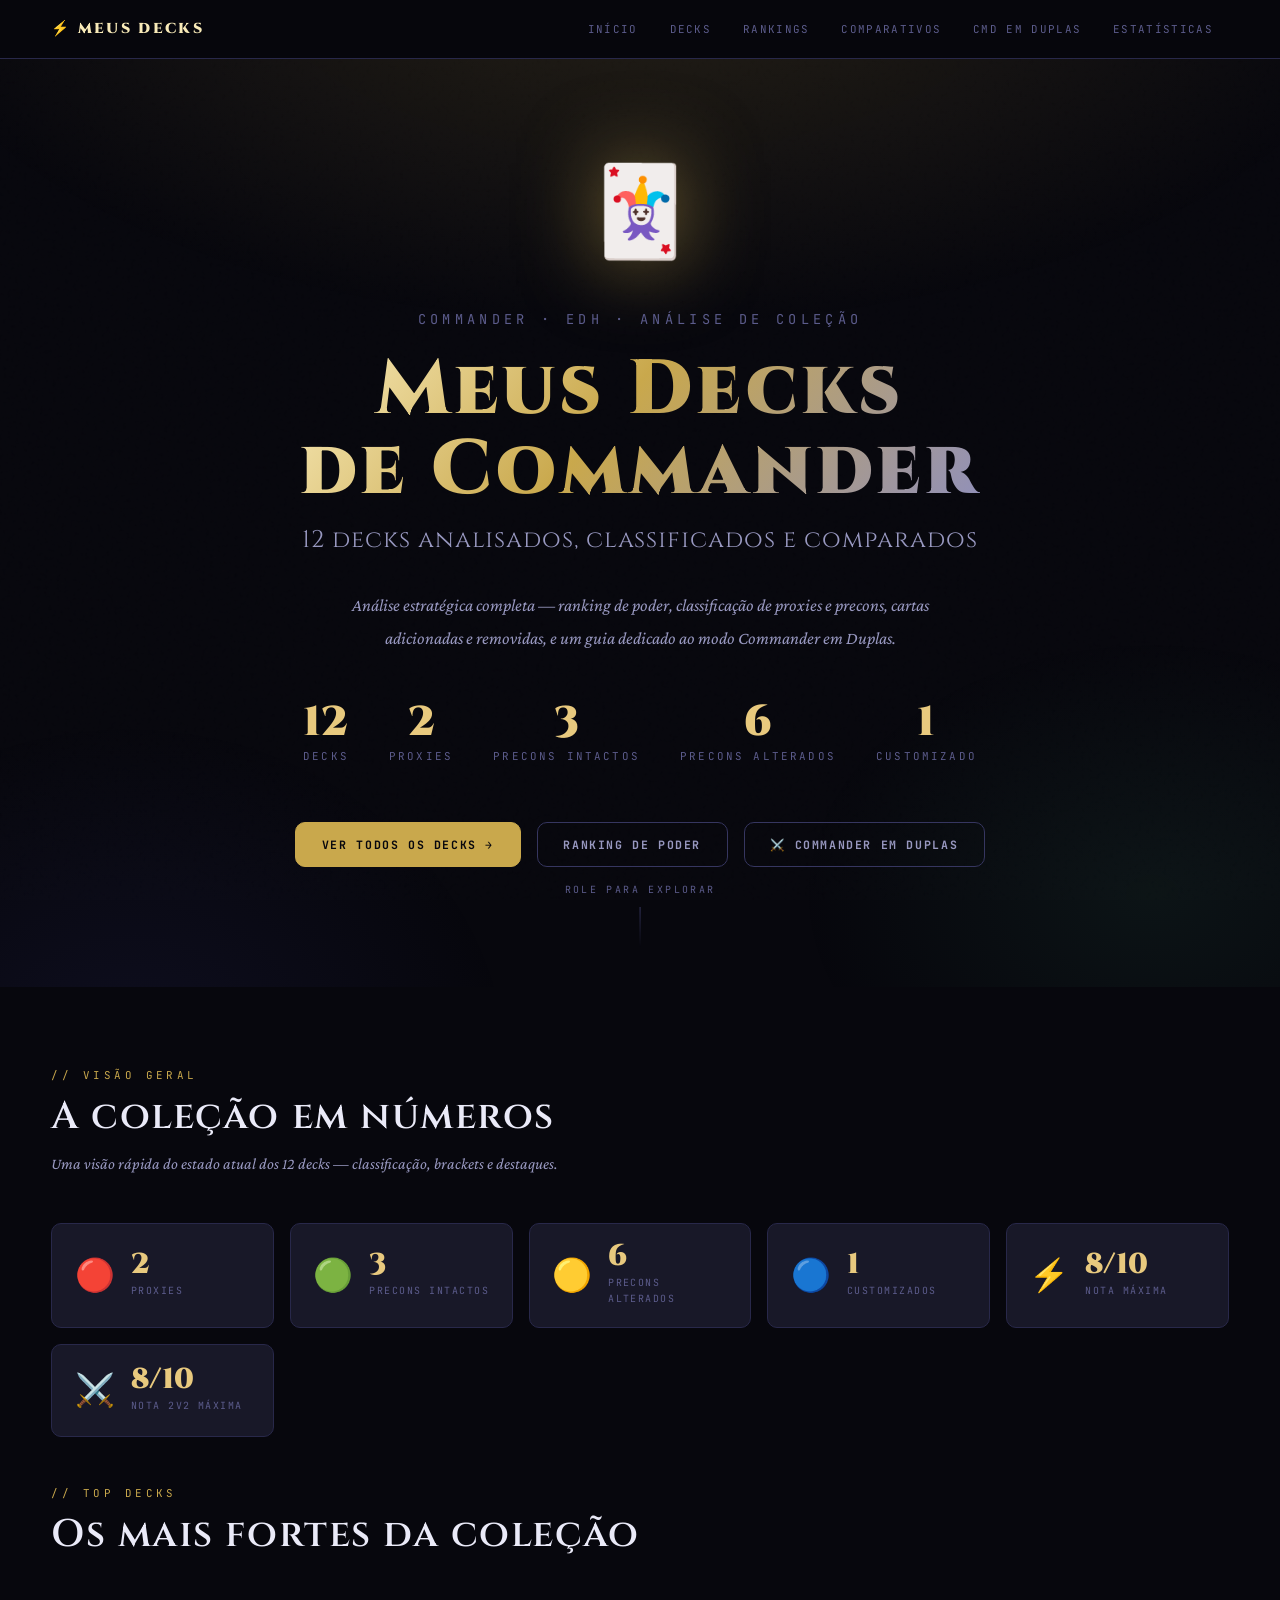
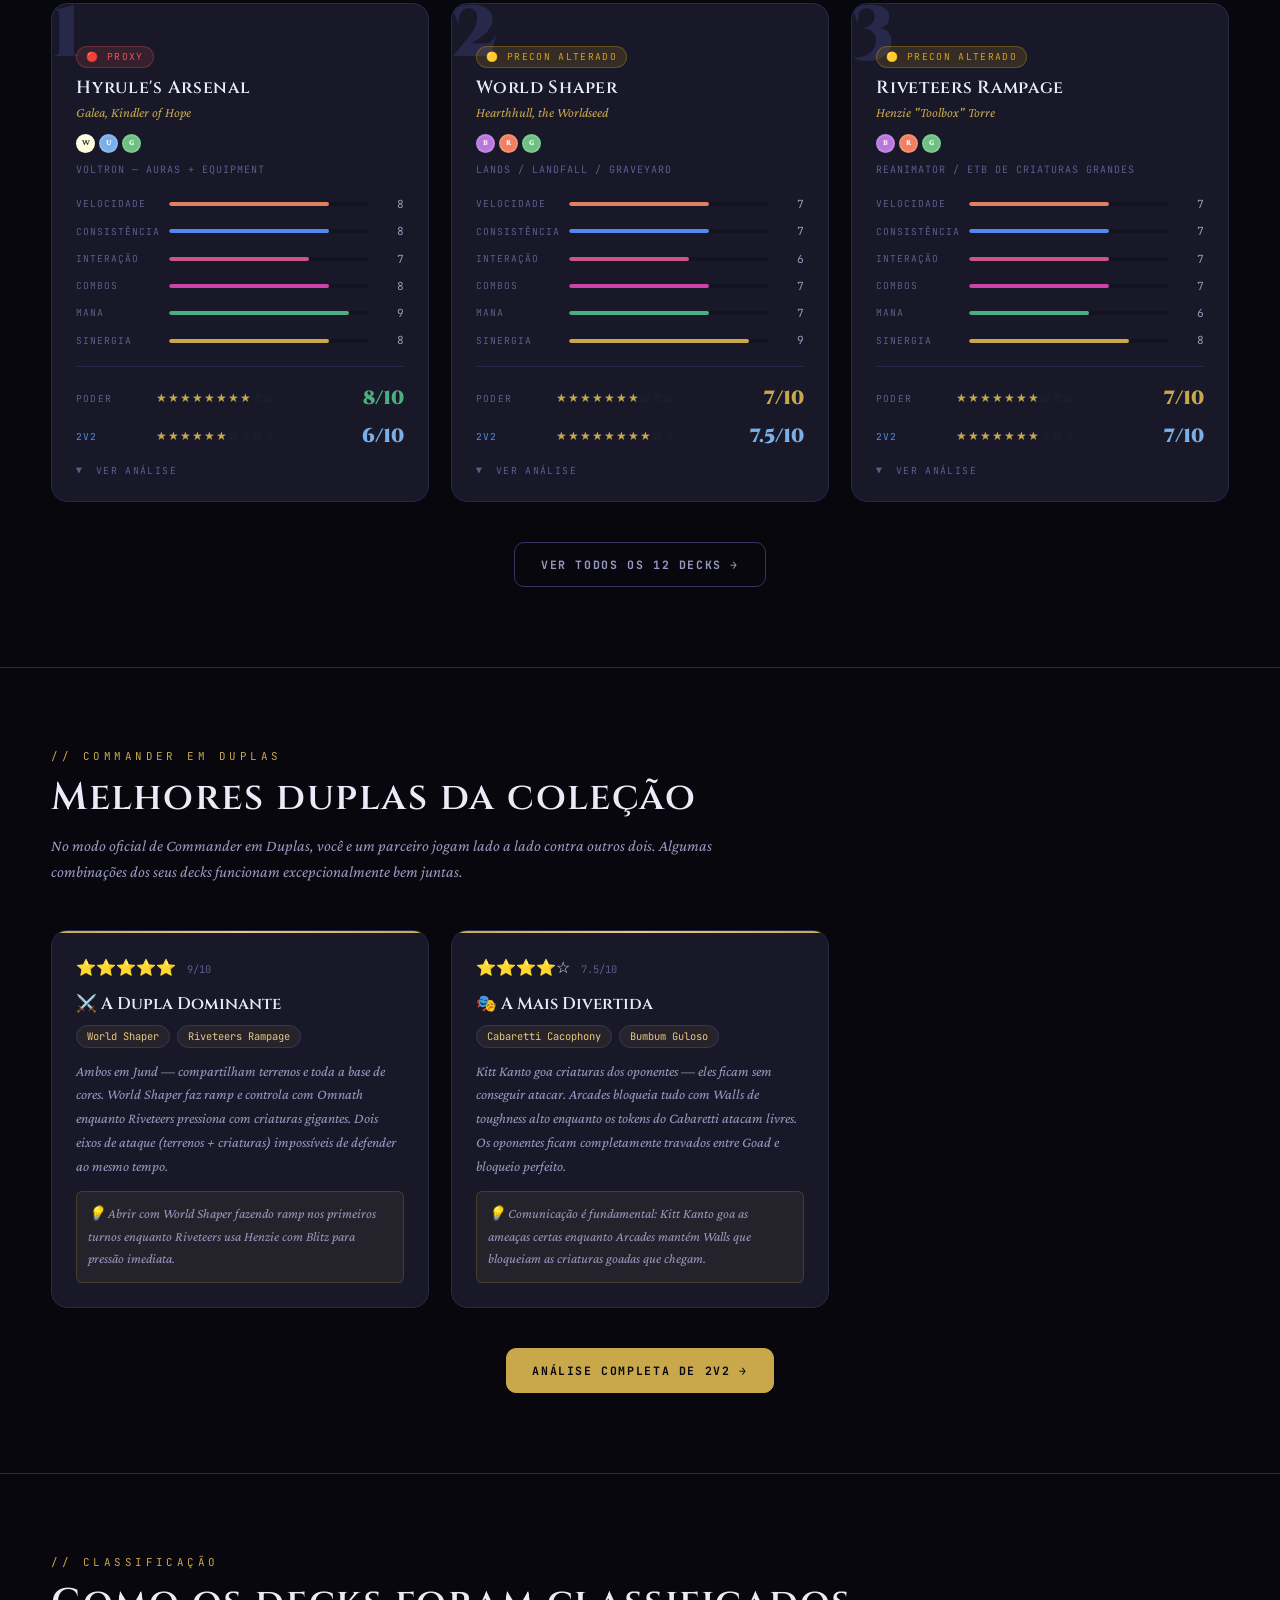
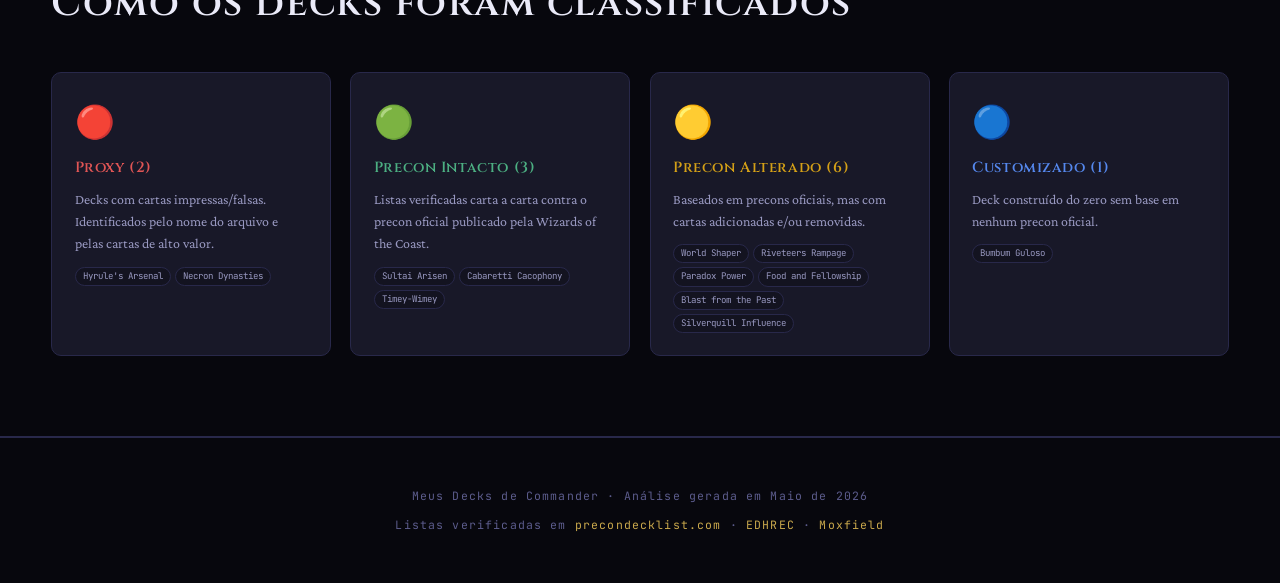
<file: index.html>
<!DOCTYPE html>
<html lang="pt-BR">
<head>
<meta charset="UTF-8">
<meta name="viewport" content="width=device-width, initial-scale=1.0">
<title>Meus Decks de Commander — MTG</title>
<meta name="description" content="Análise completa dos 12 decks de Commander: rankings, proxies, precons, estratégias e Commander em Duplas.">
<link rel="stylesheet" href="./css/style.css">
<link rel="stylesheet" href="./css/responsive.css">
</head>
<body>

<!-- ── NAV ── -->
<nav class="site-nav">
  <div class="nav-inner">
    <a class="nav-brand" href="./index.html">⚡ <span>MEUS DECKS</span></a>
    <ul class="nav-links">
      <li><a href="./index.html" class="active">Início</a></li>
      <li><a href="./pages/decks.html">Decks</a></li>
      <li><a href="./pages/rankings.html">Rankings</a></li>
      <li><a href="./pages/comparativos.html">Comparativos</a></li>
      <li><a href="./pages/commander-duplas.html">Cmd em Duplas</a></li>
      <li><a href="./pages/estatisticas.html">Estatísticas</a></li>
    </ul>
    <button class="nav-hamburger" aria-label="Menu">☰</button>
  </div>
</nav>

<!-- ── HERO ── -->
<div class="hero" id="home">
  <div class="hero-glyph">🃏</div>
  <p class="hero-eyebrow">Commander · EDH · Análise de Coleção</p>
  <h1>Meus Decks<br>de Commander</h1>
  <p class="hero-sub">12 decks analisados, classificados e comparados</p>
  <p class="hero-desc">
    Análise estratégica completa — ranking de poder, classificação de proxies e precons,
    cartas adicionadas e removidas, e um guia dedicado ao modo Commander em Duplas.
  </p>
  <div class="hero-stats">
    <div class="hero-stat"><span class="val">12</span><span class="lbl">Decks</span></div>
    <div class="hero-stat"><span class="val">2</span><span class="lbl">Proxies</span></div>
    <div class="hero-stat"><span class="val">3</span><span class="lbl">Precons Intactos</span></div>
    <div class="hero-stat"><span class="val">6</span><span class="lbl">Precons Alterados</span></div>
    <div class="hero-stat"><span class="val">1</span><span class="lbl">Customizado</span></div>
  </div>
  <div class="hero-ctas">
    <a href="./pages/decks.html" class="btn btn-primary">Ver todos os decks →</a>
    <a href="./pages/rankings.html" class="btn btn-outline">Ranking de poder</a>
    <a href="./pages/commander-duplas.html" class="btn btn-outline">⚔️ Commander em Duplas</a>
  </div>
  <div class="scroll-cue">role para explorar</div>
</div>

<!-- ── RESUMO RÁPIDO ── -->
<section class="page-section" id="resumo">
  <div class="container">
    <div class="sec-head">
      <span class="sec-tag">// Visão Geral</span>
      <h2 class="sec-title">A coleção em números</h2>
      <p class="sec-desc">Uma visão rápida do estado atual dos 12 decks — classificação, brackets e destaques.</p>
    </div>

    <div class="summary-grid" id="summary-grid"></div>

    <div class="sec-head mt-3">
      <span class="sec-tag">// Top Decks</span>
      <h2 class="sec-title">Os mais fortes da coleção</h2>
    </div>
    <div class="deck-grid" id="top-decks-grid"></div>

    <div style="text-align:center;margin-top:2.5rem">
      <a href="./pages/decks.html" class="btn btn-outline">Ver todos os 12 decks →</a>
    </div>
  </div>
</section>

<!-- ── DESTAQUES 2v2 ── -->
<section class="page-section" id="duplas-preview">
  <div class="container">
    <div class="sec-head">
      <span class="sec-tag">// Commander em Duplas</span>
      <h2 class="sec-title">Melhores duplas da coleção</h2>
      <p class="sec-desc">No modo oficial de Commander em Duplas, você e um parceiro jogam lado a lado contra outros dois. Algumas combinações dos seus decks funcionam excepcionalmente bem juntas.</p>
    </div>
    <div class="dupla-grid" id="top-duplas"></div>
    <div style="text-align:center;margin-top:2.5rem">
      <a href="./pages/commander-duplas.html" class="btn btn-primary">Análise completa de 2v2 →</a>
    </div>
  </div>
</section>

<!-- ── CLASSIFICAÇÃO RÁPIDA ── -->
<section class="page-section" id="categorias">
  <div class="container">
    <div class="sec-head">
      <span class="sec-tag">// Classificação</span>
      <h2 class="sec-title">Como os decks foram classificados</h2>
    </div>
    <div style="display:grid;grid-template-columns:repeat(auto-fill,minmax(260px,1fr));gap:1.2rem" id="cat-grid"></div>
  </div>
</section>

<!-- ── FOOTER ── -->
<footer class="site-footer">
  <p>Meus Decks de Commander · Análise gerada em Maio de 2026</p>
  <p style="margin-top:.5rem">
    Listas verificadas em
    <a href="https://precondecklist.com" target="_blank">precondecklist.com</a> ·
    <a href="https://edhrec.com" target="_blank">EDHREC</a> ·
    <a href="https://moxfield.com" target="_blank">Moxfield</a>
  </p>
</footer>

<script src="./js/decks-data.js"></script>
<script src="./js/main.js"></script>
<script>
document.addEventListener('DOMContentLoaded', () => {

  /* summary cards */
  const cats = [
    { icon:'🔴', val: DECKS.filter(d=>d.type==='proxy').length,    lbl:'Proxies'         },
    { icon:'🟢', val: DECKS.filter(d=>d.type==='intacto').length,  lbl:'Precons Intactos'},
    { icon:'🟡', val: DECKS.filter(d=>d.type==='alterado').length, lbl:'Precons Alterados'},
    { icon:'🔵', val: DECKS.filter(d=>d.type==='custom').length,   lbl:'Customizados'    },
    { icon:'⚡', val: Math.max(...DECKS.map(d=>d.nota))+'/10',     lbl:'Nota máxima'     },
    { icon:'⚔️', val: Math.max(...DECKS.map(d=>d.nota2v2))+'/10', lbl:'Nota 2v2 máxima' },
  ];
  document.getElementById('summary-grid').innerHTML = cats.map(c => `
    <div class="summary-card">
      <div class="summary-icon">${c.icon}</div>
      <div><div class="summary-val">${c.val}</div><div class="summary-lbl">${c.lbl}</div></div>
    </div>`).join('');

  /* top 3 decks por nota */
  const top3 = getDecksSortedByNota().slice(0, 3);
  document.getElementById('top-decks-grid').innerHTML = top3.map((d, i) => renderDeckCard(d, i+1)).join('');
  initScoreBarAnimations();

  /* top 2 duplas */
  const top2 = DUPLAS.slice(0, 2);
  document.getElementById('top-duplas').innerHTML = top2.map(d => {
    const deckObjs = d.decksIds.map(id => getDeckById(id));
    const tags = deckObjs.map(dk => `<span class="dupla-deck-tag">${dk.name}</span>`).join('');
    const strs = Array.from({length:5},(_,i)=>i<d.stars?'⭐':'☆').join('');
    return `
    <div class="dupla-card highlight">
      <div class="dupla-stars">${strs} <span style="font-family:var(--font-mono);font-size:.65rem;color:var(--text3);margin-left:.5rem">${d.nota}/10</span></div>
      <div class="dupla-title">${d.emoji} ${d.title}</div>
      <div class="dupla-decks">${tags}</div>
      <div class="dupla-desc">${d.desc}</div>
      <div class="dupla-dica">${d.dica}</div>
    </div>`;
  }).join('');

  /* categorias */
  const catCards = [
    { icon:'🔴', title:'Proxy (2)', color:'var(--red)',
      desc:'Decks com cartas impressas/falsas. Identificados pelo nome do arquivo e pelas cartas de alto valor.',
      items: DECKS.filter(d=>d.type==='proxy').map(d=>d.name) },
    { icon:'🟢', title:'Precon Intacto (3)', color:'var(--green)',
      desc:'Listas verificadas carta a carta contra o precon oficial publicado pela Wizards of the Coast.',
      items: DECKS.filter(d=>d.type==='intacto').map(d=>d.name) },
    { icon:'🟡', title:'Precon Alterado (6)', color:'var(--yellow)',
      desc:'Baseados em precons oficiais, mas com cartas adicionadas e/ou removidas.',
      items: DECKS.filter(d=>d.type==='alterado').map(d=>d.name) },
    { icon:'🔵', title:'Customizado (1)', color:'var(--blue)',
      desc:'Deck construído do zero sem base em nenhum precon oficial.',
      items: DECKS.filter(d=>d.type==='custom').map(d=>d.name) },
  ];
  document.getElementById('cat-grid').innerHTML = catCards.map(c => `
    <div class="bracket-card">
      <div style="font-size:2rem;margin-bottom:.5rem">${c.icon}</div>
      <div class="bracket-name" style="color:${c.color}">${c.title}</div>
      <div class="bracket-desc">${c.desc}</div>
      <div class="bracket-decks">${c.items.map(n=>`<span class="bracket-deck-tag">${n}</span>`).join('')}</div>
    </div>`).join('');
});
</script>
</body>
</html>
</file>
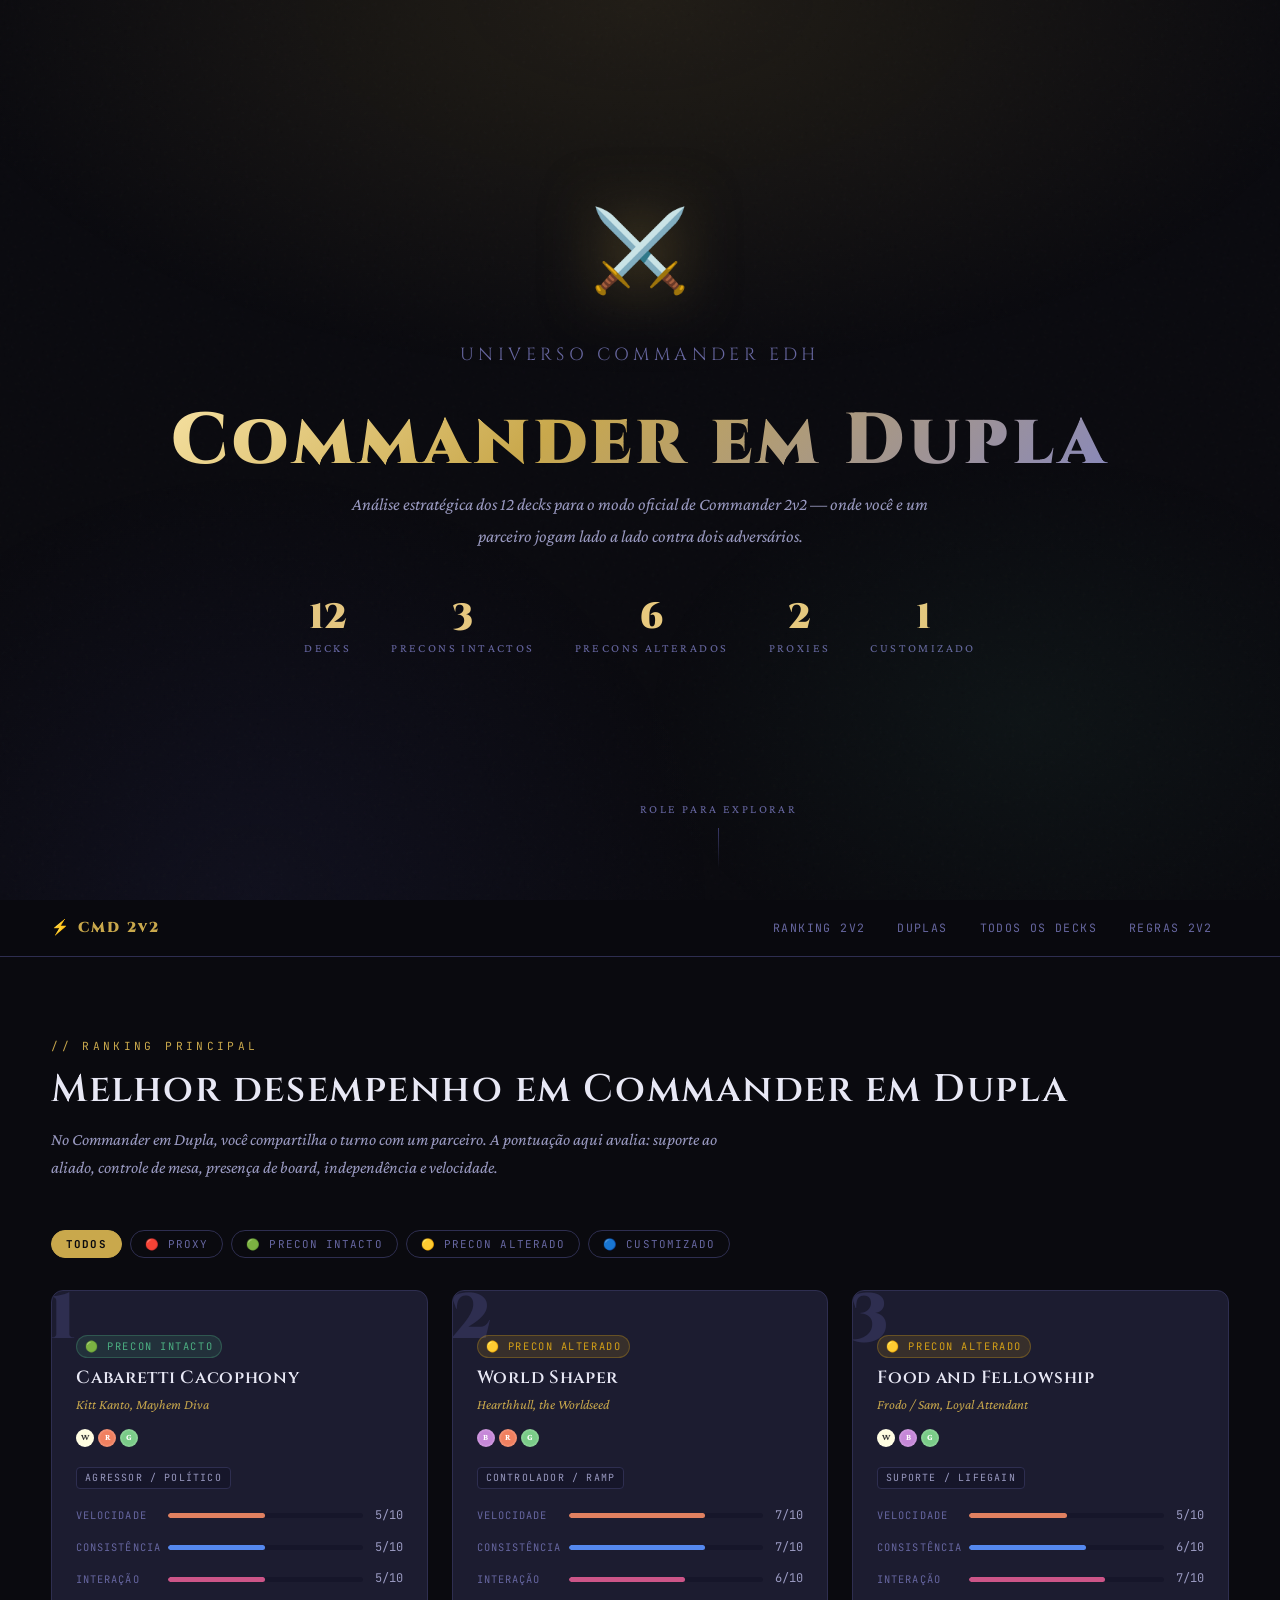
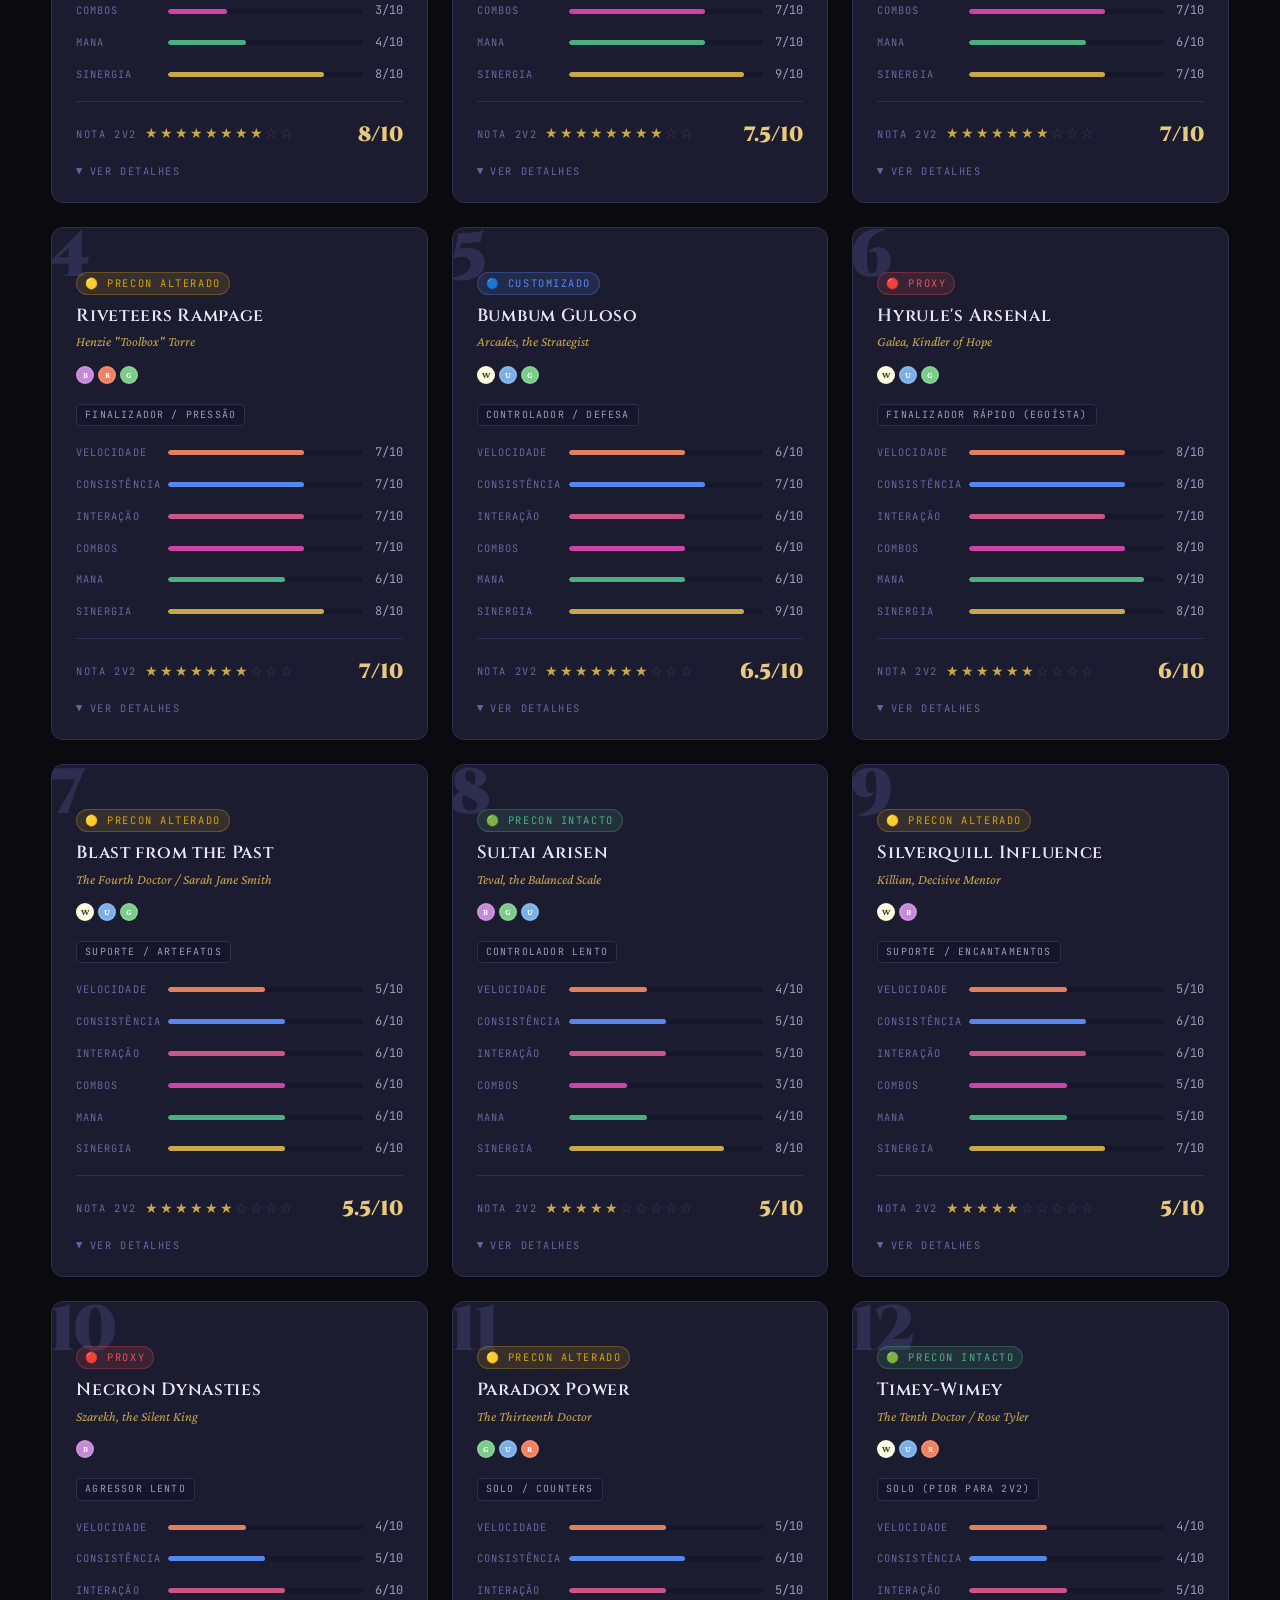
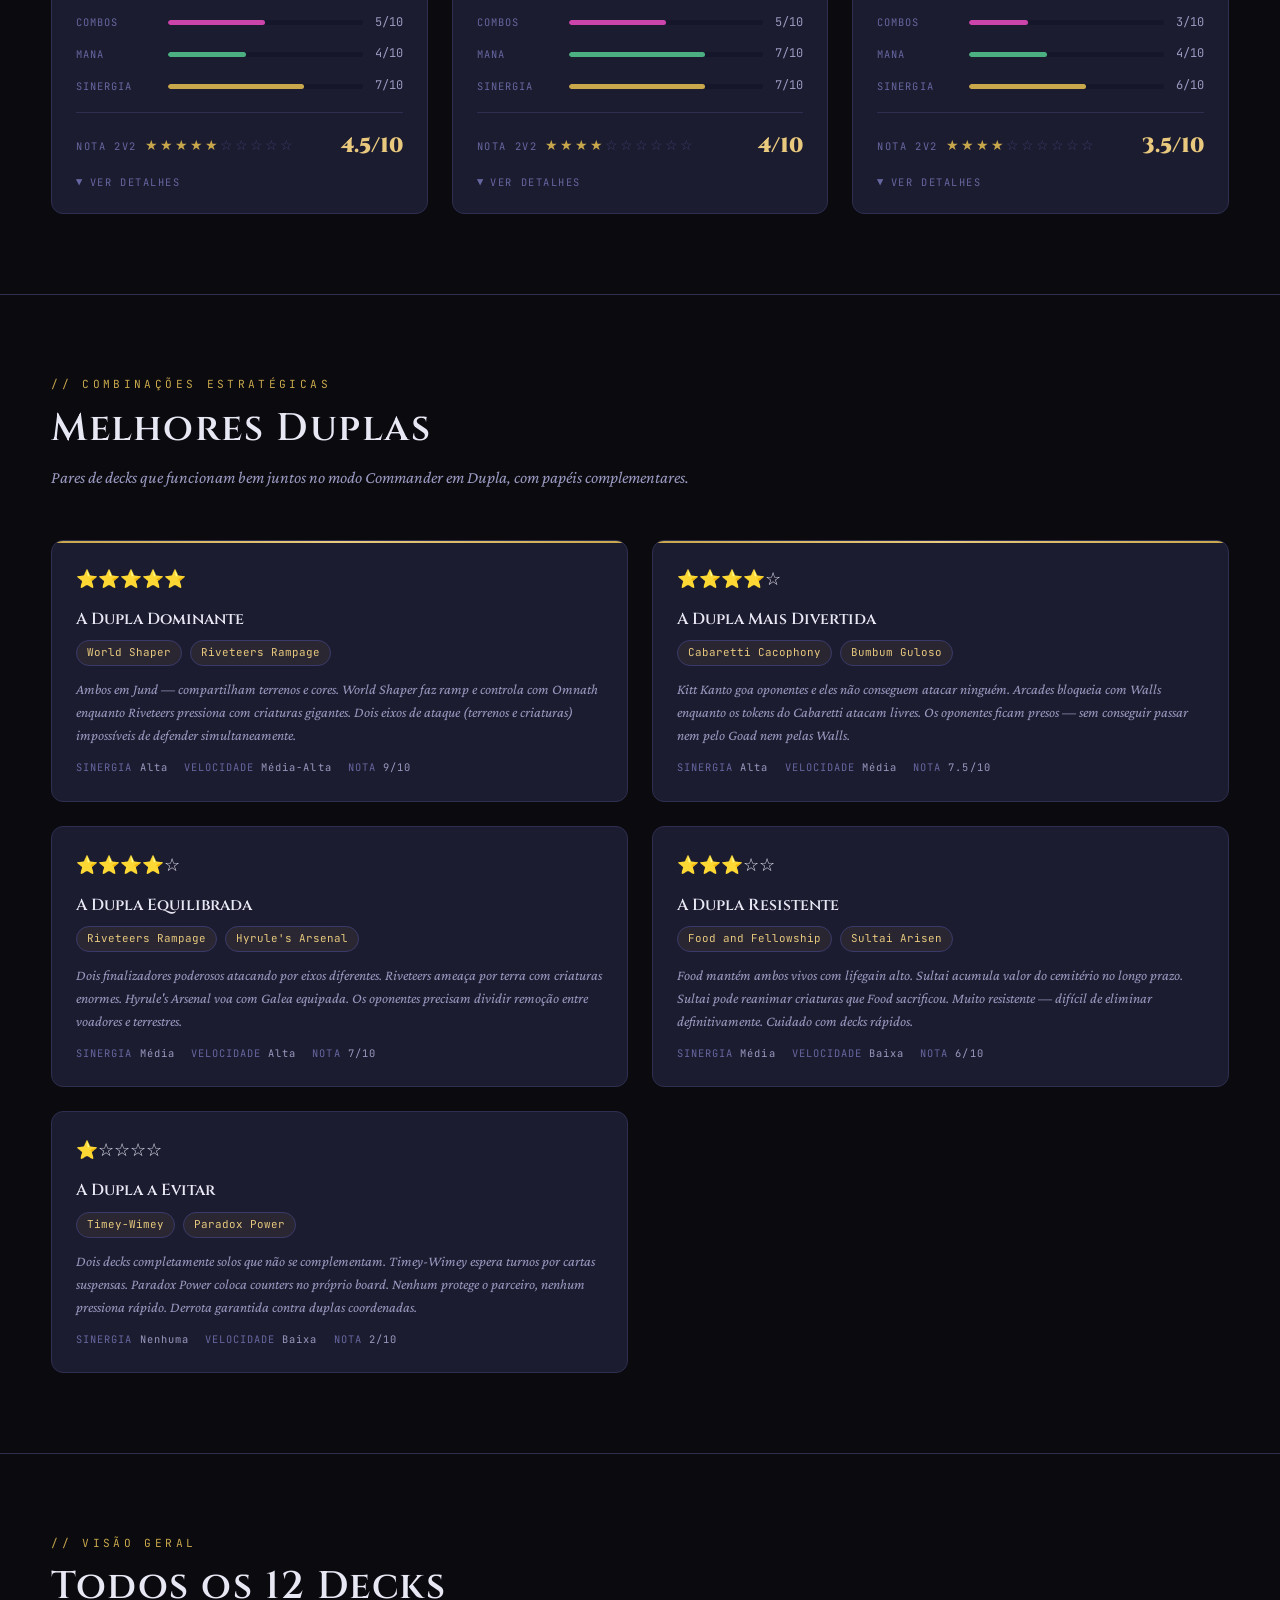
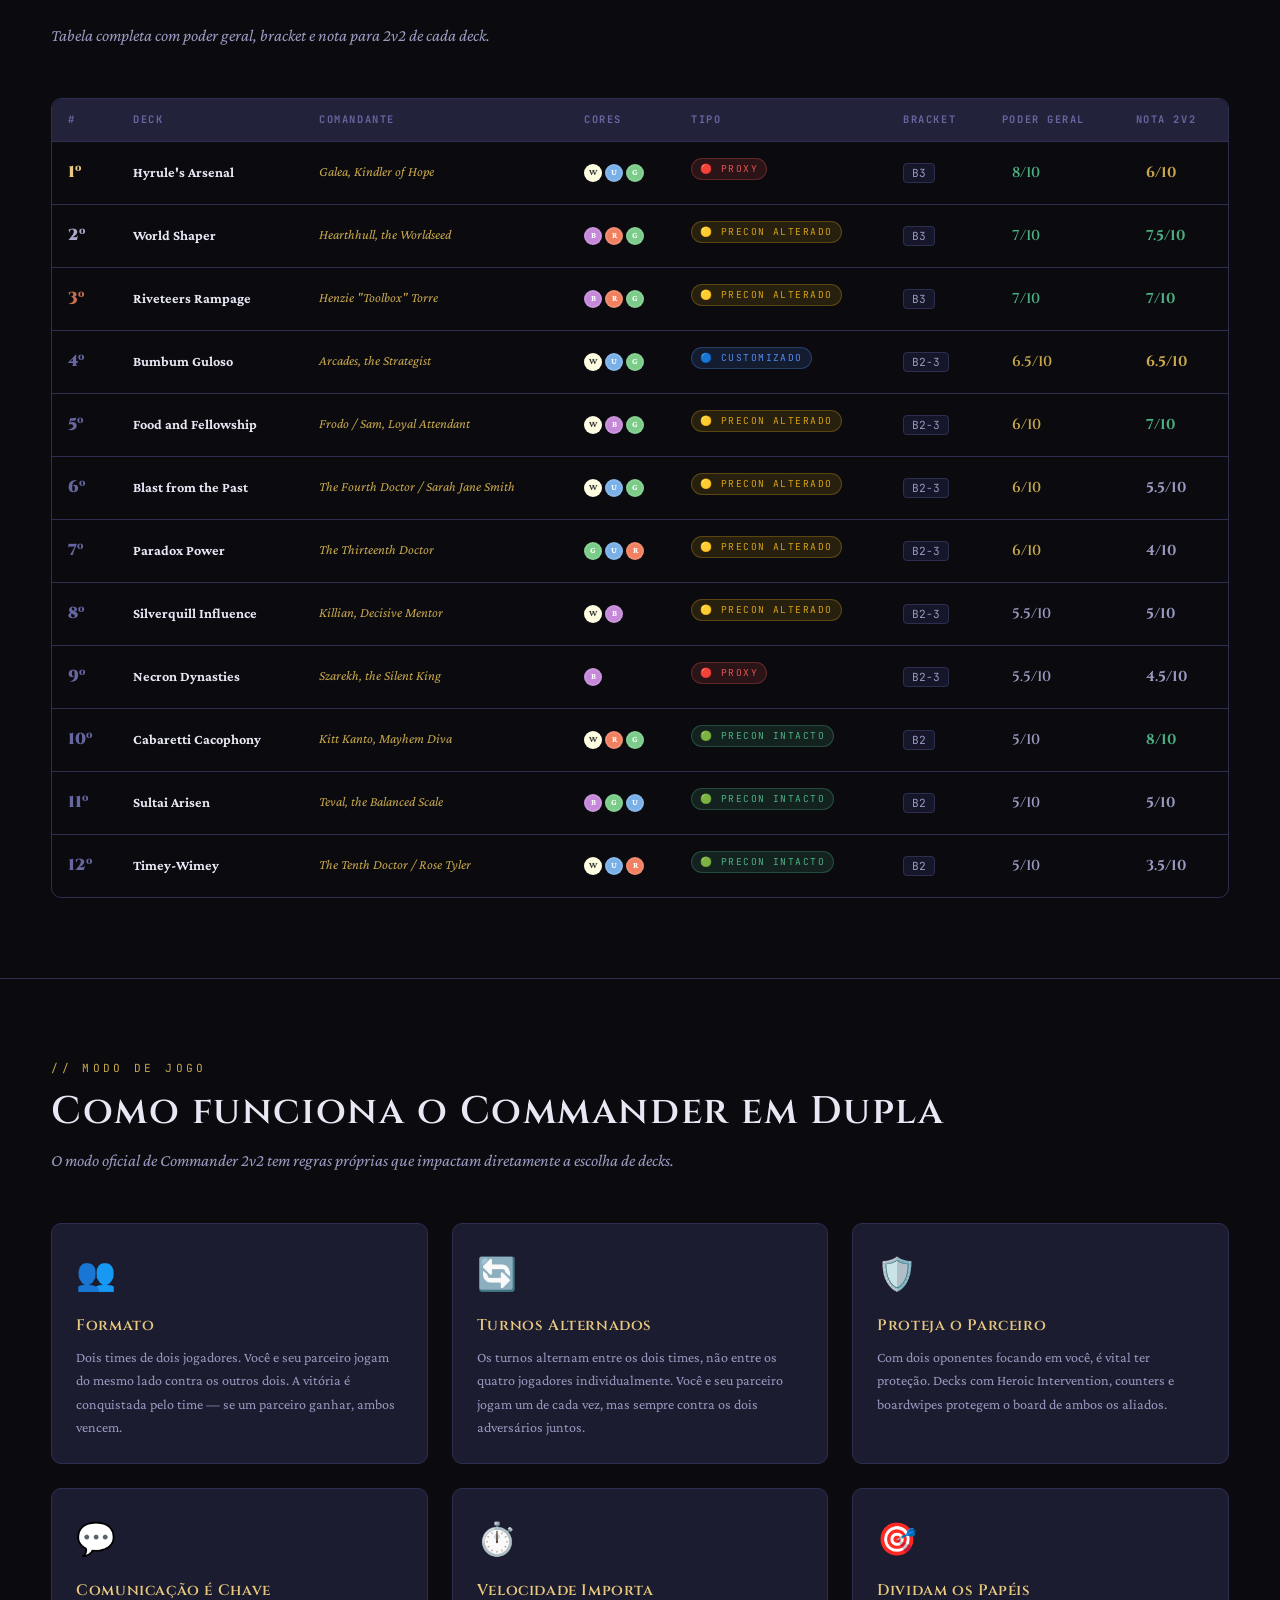
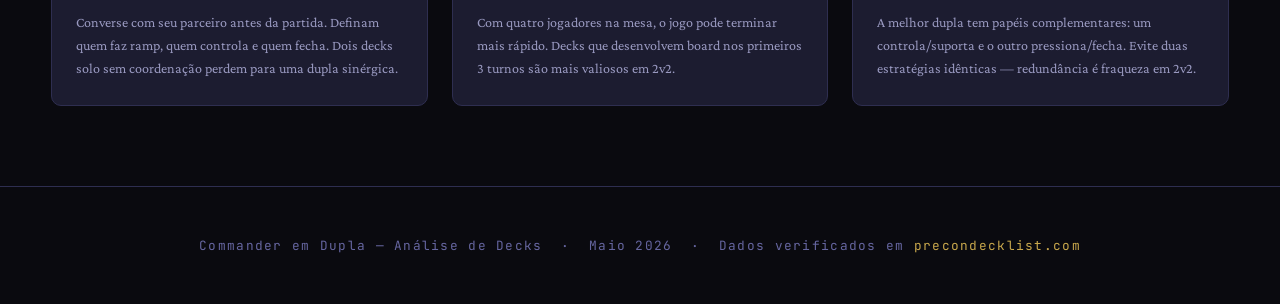
<file: mtg-commander-dupla.html>
<!DOCTYPE html>
<html lang="pt-BR">
<head>
<meta charset="UTF-8">
<meta name="viewport" content="width=device-width, initial-scale=1.0">
<title>Commander em Dupla — Análise de Decks</title>
<link href="https://fonts.googleapis.com/css2?family=Cinzel:wght@400;600;900&family=Crimson+Pro:ital,wght@0,300;0,400;0,600;1,300;1,400&family=JetBrains+Mono:wght@400;700&display=swap" rel="stylesheet">
<style>
  :root {
    --bg: #0a0a0f;
    --bg2: #10101a;
    --bg3: #16162a;
    --surface: #1c1c30;
    --surface2: #22223a;
    --border: #2e2e50;
    --border2: #3a3a6a;
    --gold: #c9a84c;
    --gold2: #e8c97e;
    --gold3: #f5e0a0;
    --silver: #8888bb;
    --text: #e8e8f5;
    --text2: #9999c0;
    --text3: #6666a0;
    --green:  #4caf82;
    --red:    #e05555;
    --yellow: #d4a017;
    --blue:   #5588ee;
    --purple: #8855cc;
    --cyan:   #44bbcc;

    --W: #fffde0; --U: #7ab0e8; --B: #c688d8;
    --R: #f08060; --G: #7acc88;
  }

  *, *::before, *::after { box-sizing: border-box; margin: 0; padding: 0; }

  html { scroll-behavior: smooth; }

  body {
    background: var(--bg);
    color: var(--text);
    font-family: 'Crimson Pro', Georgia, serif;
    font-size: 17px;
    line-height: 1.65;
    overflow-x: hidden;
  }

  /* ─── NOISE OVERLAY ─── */
  body::before {
    content: '';
    position: fixed; inset: 0;
    background-image: url("data:image/svg+xml,%3Csvg viewBox='0 0 256 256' xmlns='http://www.w3.org/2000/svg'%3E%3Cfilter id='n'%3E%3CfeTurbulence type='fractalNoise' baseFrequency='0.9' numOctaves='4' stitchTiles='stitch'/%3E%3C/filter%3E%3Crect width='100%25' height='100%25' filter='url(%23n)' opacity='0.04'/%3E%3C/svg%3E");
    pointer-events: none; z-index: 0; opacity: 0.5;
  }

  /* ─── HERO ─── */
  .hero {
    position: relative;
    min-height: 100vh;
    display: flex; flex-direction: column;
    align-items: center; justify-content: center;
    text-align: center;
    padding: 60px 20px;
    overflow: hidden;
  }

  .hero::before {
    content: '';
    position: absolute; inset: 0;
    background:
      radial-gradient(ellipse 80% 60% at 50% 0%, rgba(201,168,76,0.12) 0%, transparent 70%),
      radial-gradient(ellipse 60% 80% at 20% 100%, rgba(85,85,204,0.08) 0%, transparent 60%),
      radial-gradient(ellipse 50% 50% at 80% 80%, rgba(76,175,130,0.06) 0%, transparent 60%);
  }

  .hero-emblem {
    font-size: 5rem;
    margin-bottom: 1.5rem;
    filter: drop-shadow(0 0 30px rgba(201,168,76,0.5));
    animation: emblem-float 6s ease-in-out infinite;
  }

  @keyframes emblem-float {
    0%,100% { transform: translateY(0); }
    50% { transform: translateY(-12px); }
  }

  .hero h1 {
    font-family: 'Cinzel', serif;
    font-size: clamp(2rem, 6vw, 4.5rem);
    font-weight: 900;
    letter-spacing: 0.06em;
    line-height: 1.1;
    background: linear-gradient(135deg, var(--gold3) 0%, var(--gold) 40%, var(--silver) 100%);
    -webkit-background-clip: text; -webkit-text-fill-color: transparent;
    background-clip: text;
    margin-bottom: 0.5rem;
  }

  .hero-sub {
    font-family: 'Cinzel', serif;
    font-size: clamp(0.85rem, 2vw, 1.1rem);
    letter-spacing: 0.25em;
    color: var(--text3);
    text-transform: uppercase;
    margin-bottom: 2rem;
  }

  .hero-desc {
    max-width: 600px;
    font-size: 1.1rem;
    color: var(--text2);
    font-style: italic;
    margin-bottom: 3rem;
    line-height: 1.8;
  }

  .hero-stats {
    display: flex; gap: 2.5rem; flex-wrap: wrap; justify-content: center;
    margin-bottom: 3.5rem;
  }

  .hero-stat {
    text-align: center;
  }

  .hero-stat .val {
    font-family: 'Cinzel', serif;
    font-size: 2.2rem;
    font-weight: 900;
    color: var(--gold2);
    line-height: 1;
  }

  .hero-stat .lbl {
    font-size: 0.75rem;
    letter-spacing: 0.2em;
    text-transform: uppercase;
    color: var(--text3);
    margin-top: 4px;
  }

  .scroll-hint {
    position: absolute; bottom: 2rem; left: 50%; transform: translateX(-50%);
    display: flex; flex-direction: column; align-items: center; gap: 8px;
    color: var(--text3); font-size: 0.75rem; letter-spacing: 0.2em; text-transform: uppercase;
    animation: fade-in 2s 1s both;
  }

  .scroll-hint::after {
    content: '';
    width: 1px; height: 40px;
    background: linear-gradient(to bottom, var(--border2), transparent);
    animation: scroll-line 2s ease-in-out infinite;
  }

  @keyframes scroll-line {
    0%,100% { transform: scaleY(1); opacity: 1; }
    50% { transform: scaleY(0.5); opacity: 0.3; }
  }

  /* ─── NAV ─── */
  nav {
    position: sticky; top: 0; z-index: 100;
    background: rgba(10,10,15,0.92);
    backdrop-filter: blur(20px);
    border-bottom: 1px solid var(--border);
    padding: 0 clamp(1rem, 4vw, 4rem);
  }

  .nav-inner {
    max-width: 1300px; margin: 0 auto;
    display: flex; align-items: center; gap: 0;
    height: 56px;
  }

  .nav-logo {
    font-family: 'Cinzel', serif;
    font-weight: 900;
    font-size: 0.9rem;
    letter-spacing: 0.15em;
    color: var(--gold);
    margin-right: auto;
    text-decoration: none;
  }

  .nav-tabs {
    display: flex; gap: 0;
    list-style: none;
  }

  .nav-tabs li a {
    display: block;
    padding: 0 1rem;
    height: 56px; line-height: 56px;
    font-family: 'JetBrains Mono', monospace;
    font-size: 0.72rem;
    letter-spacing: 0.12em;
    text-transform: uppercase;
    color: var(--text3);
    text-decoration: none;
    border-bottom: 2px solid transparent;
    transition: color 0.2s, border-color 0.2s;
    white-space: nowrap;
  }

  .nav-tabs li a:hover,
  .nav-tabs li a.active {
    color: var(--gold2);
    border-bottom-color: var(--gold);
  }

  /* ─── LAYOUT ─── */
  .container {
    max-width: 1300px; margin: 0 auto;
    padding: 0 clamp(1rem, 4vw, 4rem);
  }

  section {
    padding: 80px 0;
    border-bottom: 1px solid var(--border);
  }

  .section-header {
    margin-bottom: 3rem;
  }

  .section-tag {
    font-family: 'JetBrains Mono', monospace;
    font-size: 0.7rem;
    letter-spacing: 0.3em;
    text-transform: uppercase;
    color: var(--gold);
    margin-bottom: 0.75rem;
    display: block;
  }

  .section-title {
    font-family: 'Cinzel', serif;
    font-size: clamp(1.6rem, 3vw, 2.5rem);
    font-weight: 600;
    color: var(--text);
    letter-spacing: 0.04em;
    line-height: 1.2;
  }

  .section-desc {
    margin-top: 0.75rem;
    color: var(--text2);
    font-style: italic;
    max-width: 700px;
  }

  /* ─── DECK CARDS ─── */
  .deck-grid {
    display: grid;
    grid-template-columns: repeat(auto-fill, minmax(320px, 1fr));
    gap: 1.5rem;
  }

  .deck-card {
    position: relative;
    background: var(--surface);
    border: 1px solid var(--border);
    border-radius: 12px;
    padding: 1.5rem;
    cursor: pointer;
    transition: transform 0.25s, border-color 0.25s, box-shadow 0.25s;
    overflow: hidden;
  }

  .deck-card::before {
    content: '';
    position: absolute; inset: 0;
    opacity: 0;
    transition: opacity 0.3s;
    border-radius: 12px;
  }

  .deck-card:hover {
    transform: translateY(-4px);
    border-color: var(--border2);
    box-shadow: 0 20px 60px rgba(0,0,0,0.4);
  }

  .deck-card:hover::before { opacity: 1; }

  /* Cor de fundo por identidade */
  .deck-card[data-colors="WRG"]::before  { background: linear-gradient(135deg, rgba(255,253,224,0.04), rgba(240,128,96,0.04), rgba(122,204,136,0.04)); }
  .deck-card[data-colors="BRG"]::before  { background: linear-gradient(135deg, rgba(198,136,216,0.04), rgba(240,128,96,0.04), rgba(122,204,136,0.04)); }
  .deck-card[data-colors="GUR"]::before  { background: linear-gradient(135deg, rgba(122,204,136,0.04), rgba(122,176,232,0.04), rgba(240,128,96,0.04)); }
  .deck-card[data-colors="BGU"]::before  { background: linear-gradient(135deg, rgba(198,136,216,0.04), rgba(122,204,136,0.04), rgba(122,176,232,0.04)); }
  .deck-card[data-colors="WBG"]::before  { background: linear-gradient(135deg, rgba(255,253,224,0.04), rgba(198,136,216,0.04), rgba(122,204,136,0.04)); }
  .deck-card[data-colors="WUG"]::before  { background: linear-gradient(135deg, rgba(255,253,224,0.04), rgba(122,176,232,0.04), rgba(122,204,136,0.04)); }
  .deck-card[data-colors="WUR"]::before  { background: linear-gradient(135deg, rgba(255,253,224,0.04), rgba(122,176,232,0.04), rgba(240,128,96,0.04)); }
  .deck-card[data-colors="WB"]::before   { background: linear-gradient(135deg, rgba(255,253,224,0.04), rgba(198,136,216,0.04)); }
  .deck-card[data-colors="B"]::before    { background: linear-gradient(135deg, rgba(198,136,216,0.06), rgba(10,10,15,0)); }

  .deck-pos {
    position: absolute; top: 1rem; right: 1rem;
    font-family: 'Cinzel', serif;
    font-size: 0.75rem;
    font-weight: 600;
    color: var(--text3);
    letter-spacing: 0.1em;
  }

  .deck-rank-num {
    position: absolute; top: -0.2rem; left: -0.2rem;
    font-family: 'Cinzel', serif;
    font-size: 4rem;
    font-weight: 900;
    color: var(--border);
    line-height: 1;
    user-select: none;
    pointer-events: none;
    letter-spacing: -0.05em;
  }

  .deck-header {
    position: relative;
    margin-bottom: 1rem;
    padding-left: 0;
    padding-top: 1rem;
  }

  .deck-type-badge {
    display: inline-flex; align-items: center; gap: 0.35rem;
    font-family: 'JetBrains Mono', monospace;
    font-size: 0.65rem;
    letter-spacing: 0.15em;
    text-transform: uppercase;
    padding: 2px 8px;
    border-radius: 20px;
    margin-bottom: 0.6rem;
  }

  .badge-proxy    { background: rgba(224,85,85,0.15);  color: var(--red);    border: 1px solid rgba(224,85,85,0.3);  }
  .badge-intacto  { background: rgba(76,175,130,0.15); color: var(--green);  border: 1px solid rgba(76,175,130,0.3); }
  .badge-alterado { background: rgba(212,160,23,0.15); color: var(--yellow); border: 1px solid rgba(212,160,23,0.3); }
  .badge-custom   { background: rgba(85,136,238,0.15); color: var(--blue);   border: 1px solid rgba(85,136,238,0.3); }

  .deck-name {
    font-family: 'Cinzel', serif;
    font-size: 1.1rem;
    font-weight: 600;
    color: var(--text);
    letter-spacing: 0.04em;
    line-height: 1.3;
    margin-bottom: 0.25rem;
  }

  .deck-commander {
    font-size: 0.85rem;
    color: var(--gold);
    font-style: italic;
  }

  .color-pips {
    display: flex; gap: 4px; margin: 0.75rem 0;
  }

  .pip {
    width: 18px; height: 18px;
    border-radius: 50%;
    border: 2px solid rgba(255,255,255,0.1);
    display: flex; align-items: center; justify-content: center;
    font-size: 0.55rem; font-weight: 700;
  }

  .pip-W { background: var(--W); color: #333; }
  .pip-U { background: var(--U); color: #fff; }
  .pip-B { background: var(--B); color: #fff; }
  .pip-R { background: var(--R); color: #fff; }
  .pip-G { background: var(--G); color: #fff; }

  /* Score bar */
  .score-row {
    display: flex; align-items: center; gap: 0.75rem;
    margin: 0.75rem 0 0;
  }

  .score-label {
    font-family: 'JetBrains Mono', monospace;
    font-size: 0.65rem;
    letter-spacing: 0.1em;
    text-transform: uppercase;
    color: var(--text3);
    width: 80px; flex-shrink: 0;
  }

  .score-bar-wrap {
    flex: 1;
    height: 5px;
    background: var(--bg3);
    border-radius: 3px;
    overflow: hidden;
  }

  .score-bar-fill {
    height: 100%;
    border-radius: 3px;
    transform-origin: left;
    transform: scaleX(0);
    transition: transform 0.8s cubic-bezier(0.22,1,0.36,1);
  }

  .deck-card.visible .score-bar-fill {
    transform: scaleX(1);
  }

  .score-val {
    font-family: 'JetBrains Mono', monospace;
    font-size: 0.75rem;
    color: var(--text2);
    width: 28px; text-align: right;
  }

  /* 2v2 note big */
  .nota-2v2 {
    display: flex; align-items: center; gap: 0.5rem;
    margin-top: 1rem;
    padding-top: 1rem;
    border-top: 1px solid var(--border);
  }

  .nota-2v2 .label {
    font-family: 'JetBrains Mono', monospace;
    font-size: 0.65rem;
    letter-spacing: 0.15em;
    text-transform: uppercase;
    color: var(--text3);
  }

  .nota-2v2 .stars {
    display: flex; gap: 2px;
  }

  .star { color: var(--border2); font-size: 0.85rem; }
  .star.on { color: var(--gold); }

  .nota-num {
    margin-left: auto;
    font-family: 'Cinzel', serif;
    font-size: 1.3rem;
    font-weight: 900;
    color: var(--gold2);
  }

  .deck-role {
    display: inline-block;
    font-family: 'JetBrains Mono', monospace;
    font-size: 0.62rem;
    letter-spacing: 0.12em;
    text-transform: uppercase;
    padding: 2px 8px;
    border-radius: 4px;
    background: var(--bg3);
    color: var(--text2);
    border: 1px solid var(--border);
    margin-top: 0.5rem;
  }

  /* ─── EXPANDABLE DETAIL ─── */
  .deck-detail {
    display: none;
    margin-top: 1rem;
    padding-top: 1rem;
    border-top: 1px solid var(--border);
    font-size: 0.9rem;
    color: var(--text2);
    line-height: 1.7;
    animation: detail-open 0.3s ease;
  }

  @keyframes detail-open {
    from { opacity: 0; transform: translateY(-8px); }
    to   { opacity: 1; transform: translateY(0); }
  }

  .deck-detail.open { display: block; }

  .detail-section { margin-bottom: 0.75rem; }
  .detail-section strong {
    font-family: 'JetBrains Mono', monospace;
    font-size: 0.65rem;
    letter-spacing: 0.15em;
    text-transform: uppercase;
    color: var(--gold);
    display: block;
    margin-bottom: 0.3rem;
  }

  .detail-tags {
    display: flex; flex-wrap: wrap; gap: 6px; margin-top: 0.4rem;
  }

  .detail-tag {
    font-family: 'JetBrains Mono', monospace;
    font-size: 0.62rem;
    padding: 2px 8px;
    border-radius: 20px;
    background: var(--bg3);
    color: var(--text2);
    border: 1px solid var(--border);
  }

  .expand-btn {
    display: flex; align-items: center; gap: 6px;
    margin-top: 0.75rem;
    background: none; border: none;
    font-family: 'JetBrains Mono', monospace;
    font-size: 0.65rem;
    letter-spacing: 0.15em;
    text-transform: uppercase;
    color: var(--text3);
    cursor: pointer;
    transition: color 0.2s;
  }

  .expand-btn:hover { color: var(--gold2); }
  .expand-btn .arrow { transition: transform 0.3s; display: inline-block; }
  .expand-btn.open .arrow { transform: rotate(180deg); }

  /* ─── DUPLAS SECTION ─── */
  .dupla-grid {
    display: grid;
    grid-template-columns: repeat(auto-fill, minmax(380px, 1fr));
    gap: 1.5rem;
  }

  .dupla-card {
    background: var(--surface);
    border: 1px solid var(--border);
    border-radius: 12px;
    padding: 1.5rem;
    position: relative;
    overflow: hidden;
    transition: transform 0.25s, border-color 0.25s;
  }

  .dupla-card:hover {
    transform: translateY(-3px);
    border-color: var(--gold);
  }

  .dupla-card.top::before {
    content: '';
    position: absolute; top: 0; left: 0; right: 0;
    height: 2px;
    background: linear-gradient(90deg, var(--gold), var(--gold2), var(--gold));
  }

  .dupla-stars {
    font-size: 1.1rem; margin-bottom: 0.75rem;
  }

  .dupla-title {
    font-family: 'Cinzel', serif;
    font-size: 1rem;
    font-weight: 600;
    color: var(--text);
    margin-bottom: 0.5rem;
  }

  .dupla-decks {
    display: flex; gap: 0.5rem; margin-bottom: 0.75rem; flex-wrap: wrap;
  }

  .dupla-deck-tag {
    font-family: 'JetBrains Mono', monospace;
    font-size: 0.68rem;
    padding: 3px 10px;
    border-radius: 20px;
    border: 1px solid var(--border2);
    color: var(--gold2);
    background: rgba(201,168,76,0.08);
  }

  .dupla-desc {
    font-size: 0.9rem;
    color: var(--text2);
    font-style: italic;
    line-height: 1.6;
    margin-bottom: 0.75rem;
  }

  .dupla-meta {
    display: flex; gap: 1rem; flex-wrap: wrap;
  }

  .dupla-meta-item {
    font-family: 'JetBrains Mono', monospace;
    font-size: 0.65rem;
    color: var(--text3);
    letter-spacing: 0.1em;
  }

  .dupla-meta-item span { color: var(--text2); }

  /* ─── FILTER BAR ─── */
  .filter-bar {
    display: flex; gap: 0.5rem; flex-wrap: wrap;
    margin-bottom: 2rem;
  }

  .filter-btn {
    font-family: 'JetBrains Mono', monospace;
    font-size: 0.68rem;
    letter-spacing: 0.1em;
    text-transform: uppercase;
    padding: 6px 14px;
    border-radius: 20px;
    border: 1px solid var(--border);
    background: transparent;
    color: var(--text3);
    cursor: pointer;
    transition: all 0.2s;
  }

  .filter-btn:hover { border-color: var(--border2); color: var(--text2); }
  .filter-btn.active {
    background: var(--gold);
    border-color: var(--gold);
    color: var(--bg);
    font-weight: 700;
  }

  /* ─── TABLE ─── */
  .table-wrap {
    overflow-x: auto;
    border: 1px solid var(--border);
    border-radius: 10px;
  }

  table {
    width: 100%; border-collapse: collapse;
    font-size: 0.88rem;
  }

  thead {
    background: var(--surface2);
    border-bottom: 1px solid var(--border);
  }

  th {
    font-family: 'JetBrains Mono', monospace;
    font-size: 0.65rem;
    letter-spacing: 0.15em;
    text-transform: uppercase;
    color: var(--text3);
    padding: 12px 16px;
    text-align: left;
    white-space: nowrap;
  }

  td {
    padding: 10px 16px;
    border-bottom: 1px solid var(--border);
    vertical-align: middle;
  }

  tr:last-child td { border-bottom: none; }
  tr:hover td { background: var(--surface2); }

  .pos-num {
    font-family: 'Cinzel', serif;
    font-size: 1rem;
    font-weight: 900;
    color: var(--text3);
  }

  .pos-num.gold   { color: var(--gold2); }
  .pos-num.silver { color: #aaaacc; }
  .pos-num.bronze { color: #c87050; }

  .note-pill {
    display: inline-block;
    font-family: 'Cinzel', serif;
    font-size: 0.9rem;
    font-weight: 600;
    padding: 2px 10px;
    border-radius: 20px;
  }

  .bracket-pill {
    font-family: 'JetBrains Mono', monospace;
    font-size: 0.7rem;
    padding: 2px 8px;
    border-radius: 4px;
    background: var(--bg3);
    color: var(--text2);
    border: 1px solid var(--border);
  }

  /* ─── REGRAS 2v2 ─── */
  .rules-grid {
    display: grid;
    grid-template-columns: repeat(auto-fill, minmax(280px, 1fr));
    gap: 1.5rem;
  }

  .rule-card {
    background: var(--surface);
    border: 1px solid var(--border);
    border-radius: 10px;
    padding: 1.5rem;
    transition: border-color 0.2s;
  }

  .rule-card:hover { border-color: var(--gold); }

  .rule-icon { font-size: 2rem; margin-bottom: 0.75rem; }

  .rule-title {
    font-family: 'Cinzel', serif;
    font-size: 0.95rem;
    font-weight: 600;
    color: var(--gold2);
    margin-bottom: 0.5rem;
    letter-spacing: 0.04em;
  }

  .rule-desc {
    font-size: 0.88rem;
    color: var(--text2);
    line-height: 1.65;
  }

  /* ─── FOOTER ─── */
  footer {
    text-align: center;
    padding: 3rem 1rem;
    color: var(--text3);
    font-size: 0.8rem;
    font-family: 'JetBrains Mono', monospace;
    letter-spacing: 0.1em;
  }

  footer a { color: var(--gold); text-decoration: none; }

  /* ─── UTILITIES ─── */
  @keyframes fade-in {
    from { opacity: 0; transform: translateY(16px); }
    to   { opacity: 1; transform: translateY(0); }
  }

  .fade-in { animation: fade-in 0.6s ease both; }

  .hidden { display: none !important; }

  /* ─── SCROLLBAR ─── */
  ::-webkit-scrollbar { width: 6px; height: 6px; }
  ::-webkit-scrollbar-track { background: var(--bg2); }
  ::-webkit-scrollbar-thumb { background: var(--border2); border-radius: 3px; }
</style>
</head>
<body>

<!-- HERO -->
<div class="hero" id="home">
  <div class="hero-emblem">⚔️</div>
  <p class="hero-sub">Universo Commander EDH</p>
  <h1>Commander em Dupla</h1>
  <p class="hero-desc">
    Análise estratégica dos 12 decks para o modo oficial de Commander 2v2 —
    onde você e um parceiro jogam lado a lado contra dois adversários.
  </p>
  <div class="hero-stats">
    <div class="hero-stat"><div class="val">12</div><div class="lbl">Decks</div></div>
    <div class="hero-stat"><div class="val">3</div><div class="lbl">Precons Intactos</div></div>
    <div class="hero-stat"><div class="val">6</div><div class="lbl">Precons Alterados</div></div>
    <div class="hero-stat"><div class="val">2</div><div class="lbl">Proxies</div></div>
    <div class="hero-stat"><div class="val">1</div><div class="lbl">Customizado</div></div>
  </div>
  <div class="scroll-hint">role para explorar</div>
</div>

<!-- NAV -->
<nav>
  <div class="nav-inner">
    <a class="nav-logo" href="#home">⚡ CMD 2v2</a>
    <ul class="nav-tabs">
      <li><a href="#ranking-2v2" class="active">Ranking 2v2</a></li>
      <li><a href="#duplas">Duplas</a></li>
      <li><a href="#todos">Todos os Decks</a></li>
      <li><a href="#regras">Regras 2v2</a></li>
    </ul>
  </div>
</nav>

<!-- RANKING 2v2 -->
<section id="ranking-2v2">
  <div class="container">
    <div class="section-header">
      <span class="section-tag">// Ranking Principal</span>
      <h2 class="section-title">Melhor desempenho em Commander em Dupla</h2>
      <p class="section-desc">
        No Commander em Dupla, você compartilha o turno com um parceiro. 
        A pontuação aqui avalia: suporte ao aliado, controle de mesa, presença de board, independência e velocidade.
      </p>
    </div>

    <div class="filter-bar">
      <button class="filter-btn active" data-filter="all">Todos</button>
      <button class="filter-btn" data-filter="proxy">🔴 Proxy</button>
      <button class="filter-btn" data-filter="intacto">🟢 Precon Intacto</button>
      <button class="filter-btn" data-filter="alterado">🟡 Precon Alterado</button>
      <button class="filter-btn" data-filter="custom">🔵 Customizado</button>
    </div>

    <div class="deck-grid" id="deck-grid">
      <!-- Injetado via JS -->
    </div>
  </div>
</section>

<!-- DUPLAS -->
<section id="duplas">
  <div class="container">
    <div class="section-header">
      <span class="section-tag">// Combinações Estratégicas</span>
      <h2 class="section-title">Melhores Duplas</h2>
      <p class="section-desc">Pares de decks que funcionam bem juntos no modo Commander em Dupla, com papéis complementares.</p>
    </div>
    <div class="dupla-grid" id="dupla-grid"></div>
  </div>
</section>

<!-- TODOS OS DECKS — TABELA -->
<section id="todos">
  <div class="container">
    <div class="section-header">
      <span class="section-tag">// Visão Geral</span>
      <h2 class="section-title">Todos os 12 Decks</h2>
      <p class="section-desc">Tabela completa com poder geral, bracket e nota para 2v2 de cada deck.</p>
    </div>
    <div class="table-wrap">
      <table id="all-table">
        <thead>
          <tr>
            <th>#</th>
            <th>Deck</th>
            <th>Comandante</th>
            <th>Cores</th>
            <th>Tipo</th>
            <th>Bracket</th>
            <th>Poder Geral</th>
            <th>Nota 2v2</th>
          </tr>
        </thead>
        <tbody id="table-body"></tbody>
      </table>
    </div>
  </div>
</section>

<!-- REGRAS 2v2 -->
<section id="regras">
  <div class="container">
    <div class="section-header">
      <span class="section-tag">// Modo de Jogo</span>
      <h2 class="section-title">Como funciona o Commander em Dupla</h2>
      <p class="section-desc">O modo oficial de Commander 2v2 tem regras próprias que impactam diretamente a escolha de decks.</p>
    </div>
    <div class="rules-grid">
      <div class="rule-card">
        <div class="rule-icon">👥</div>
        <div class="rule-title">Formato</div>
        <div class="rule-desc">Dois times de dois jogadores. Você e seu parceiro jogam do mesmo lado contra os outros dois. A vitória é conquistada pelo time — se um parceiro ganhar, ambos vencem.</div>
      </div>
      <div class="rule-card">
        <div class="rule-icon">🔄</div>
        <div class="rule-title">Turnos Alternados</div>
        <div class="rule-desc">Os turnos alternam entre os dois times, não entre os quatro jogadores individualmente. Você e seu parceiro jogam um de cada vez, mas sempre contra os dois adversários juntos.</div>
      </div>
      <div class="rule-card">
        <div class="rule-icon">🛡️</div>
        <div class="rule-title">Proteja o Parceiro</div>
        <div class="rule-desc">Com dois oponentes focando em você, é vital ter proteção. Decks com Heroic Intervention, counters e boardwipes protegem o board de ambos os aliados.</div>
      </div>
      <div class="rule-card">
        <div class="rule-icon">💬</div>
        <div class="rule-title">Comunicação é Chave</div>
        <div class="rule-desc">Converse com seu parceiro antes da partida. Definam quem faz ramp, quem controla e quem fecha. Dois decks solo sem coordenação perdem para uma dupla sinérgica.</div>
      </div>
      <div class="rule-card">
        <div class="rule-icon">⏱️</div>
        <div class="rule-title">Velocidade Importa</div>
        <div class="rule-desc">Com quatro jogadores na mesa, o jogo pode terminar mais rápido. Decks que desenvolvem board nos primeiros 3 turnos são mais valiosos em 2v2.</div>
      </div>
      <div class="rule-card">
        <div class="rule-icon">🎯</div>
        <div class="rule-title">Dividam os Papéis</div>
        <div class="rule-desc">A melhor dupla tem papéis complementares: um controla/suporta e o outro pressiona/fecha. Evite duas estratégias idênticas — redundância é fraqueza em 2v2.</div>
      </div>
    </div>
  </div>
</section>

<footer>
  <p>Commander em Dupla — Análise de Decks &nbsp;·&nbsp; Maio 2026 &nbsp;·&nbsp; Dados verificados em <a href="https://precondecklist.com" target="_blank">precondecklist.com</a></p>
</footer>

<script>
const DECKS = [
  {
    id: 1,
    name: "Cabaretti Cacophony",
    commander: "Kitt Kanto, Mayhem Diva",
    colors: ["W","R","G"],
    colorsCode: "WRG",
    type: "intacto",
    typeLbl: "🟢 Precon Intacto",
    typeClass: "badge-intacto",
    bracket: "2",
    precon: "Streets of New Capenna (2022)",
    arquetipo: "Tokens / Política (Goad)",
    nota: 5.0,
    nota2v2: 8.0,
    role: "Agressor / Político",
    scores: { vel:5, con:5, int:5, combo:3, mana:4, sin:8 },
    why2v2: "Kitt Kanto goa as criaturas dos DOIS oponentes, forçando-os a se atacarem. Isso protege você e seu parceiro automaticamente. Tokens criam pressão constante. Selvala gera recursos para todos. Gahiji dá +2/+0 para criaturas ALIADAS. É o precon mais naturalmente político e útil em duplas.",
    wincons: ["Tokens com Beastmaster Ascension", "March of the Multitudes instantâneo", "Scute Swarm exponencial", "Grand Crescendo indestuível"],
    adds: []
  },
  {
    id: 2,
    name: "World Shaper",
    commander: "Hearthhull, the Worldseed",
    colors: ["B","R","G"],
    colorsCode: "BRG",
    type: "alterado",
    typeLbl: "🟡 Precon Alterado",
    typeClass: "badge-alterado",
    bracket: "3",
    precon: "Edge of Eternities (2025)",
    arquetipo: "Lands / Landfall / Graveyard",
    nota: 7.0,
    nota2v2: 7.5,
    role: "Controlador / Ramp",
    scores: { vel:7, con:7, int:6, combo:7, mana:7, sin:9 },
    why2v2: "Omnath, Locus of Rage causa dano quando terrenos entram, pode redirecionar para ameaças dos dois oponentes. Moraug dá combates extras em landfall. Ramp massivo cria espaço para o parceiro. Explosivo no mid-game e capaz de proteger o board com remoções de área.",
    wincons: ["Omnath + Moraug = combates extras infinitos", "Scute Swarm exponencial com terrenos", "Lord Windgrace + Splendid Reclamation"],
    adds: ["Lord Windgrace", "The Gitrog Monster", "Korvold", "Omnath Locus of Rage", "Azusa", "Moraug", "Titania"]
  },
  {
    id: 3,
    name: "Food and Fellowship",
    commander: "Frodo / Sam, Loyal Attendant",
    colors: ["W","B","G"],
    colorsCode: "WBG",
    type: "alterado",
    typeLbl: "🟡 Precon Alterado",
    typeClass: "badge-alterado",
    bracket: "2-3",
    precon: "Tales of Middle-Earth (2023)",
    arquetipo: "Food Tokens / Lifegain / Combo",
    nota: 6.0,
    nota2v2: 7.0,
    role: "Suporte / Lifegain",
    scores: { vel:5, con:6, int:7, combo:7, mana:6, sin:7 },
    why2v2: "Alto lifegain mantém a dupla viva por muito mais tempo. Gyome cria Food para todos. Swords to Plowshares e Farewell removem ameaças antes de chegarem ao parceiro. O combo Sanguine Bond + Beacon of Immortality pode vencer inesperadamente para a dupla inteira.",
    wincons: ["Sanguine Bond + Beacon of Immortality (vitória instantânea)", "Cauldron Familiar + Witch's Oven (recursão)", "Lifegain + pressão de board"],
    adds: ["Sanguine Bond", "Beacon of Immortality", "Cauldron Familiar", "Witch's Oven", "Chatterfang", "Land Tax"]
  },
  {
    id: 4,
    name: "Riveteers Rampage",
    commander: "Henzie \"Toolbox\" Torre",
    colors: ["B","R","G"],
    colorsCode: "BRG",
    type: "alterado",
    typeLbl: "🟡 Precon Alterado",
    typeClass: "badge-alterado",
    bracket: "3",
    precon: "Streets of New Capenna (2022)",
    arquetipo: "Reanimator / ETB de criaturas grandes",
    nota: 7.0,
    nota2v2: 7.0,
    role: "Finalizador / Pressão",
    scores: { vel:7, con:7, int:7, combo:7, mana:6, sin:8 },
    why2v2: "Criaturas gigantes ameaçam os dois oponentes ao mesmo tempo. Warstorm Surge causa dano em ETB, não precisa de combate. Toxic Deluge limpa boards problemáticos. Birthing Pod busca a criatura certa para qualquer situação. Bom finalizador quando o parceiro controlou a mesa.",
    wincons: ["Birthing Pod chain", "Warstorm Surge + ETBs", "Etali roubo massivo", "Living Death com cemitério cheio"],
    adds: ["Birthing Pod", "Birthing Ritual", "Etali", "Toxic Deluge", "Ignoble Hierarch", "Birds of Paradise", "Living Death"]
  },
  {
    id: 5,
    name: "Bumbum Guloso",
    commander: "Arcades, the Strategist",
    colors: ["W","U","G"],
    colorsCode: "WUG",
    type: "custom",
    typeLbl: "🔵 Customizado",
    typeClass: "badge-custom",
    bracket: "2-3",
    precon: "Deck Customizado",
    arquetipo: "Walls / Defenders",
    nota: 6.5,
    nota2v2: 6.5,
    role: "Controlador / Defesa",
    scores: { vel:6, con:7, int:6, combo:6, mana:6, sin:9 },
    why2v2: "Arcades draw ao colocar Walls. Walls bloqueiam TUDO com toughness alto. Counterspell protege o parceiro. Dusk/Dawn e Fell the Mighty limpam criaturas grandes sem derrubar as Walls. O deck não precisa atacar para ser útil — segura a mesa enquanto o parceiro pressiona.",
    wincons: ["Tower Defense = dano massivo com toughness", "High Alert / Assault Formation", "Arcades + Walls atacantes"],
    adds: []
  },
  {
    id: 6,
    name: "Hyrule's Arsenal",
    commander: "Galea, Kindler of Hope",
    colors: ["W","U","G"],
    colorsCode: "WUG",
    type: "proxy",
    typeLbl: "🔴 Proxy",
    typeClass: "badge-proxy",
    bracket: "3",
    precon: "Proxy (não é precon)",
    arquetipo: "Voltron — Auras + Equipment",
    nota: 8.0,
    nota2v2: 6.0,
    role: "Finalizador Rápido (egoísta)",
    scores: { vel:8, con:8, int:7, combo:8, mana:9, sin:8 },
    why2v2: "Muito poderoso individualmente, mas 100% focado em Voltron — não contribui diretamente para o parceiro. Counterspell e Heroic Intervention podem proteger o board aliado em emergências. Termina jogos rapidamente o que é bom para a dupla, mas depende do parceiro fazer o trabalho de controle.",
    wincons: ["Invisible Stalker + All That Glitters", "Colossus Hammer + Sigarda's Aid", "Commander damage em 2 combates", "Kaldra Compleat"],
    adds: ["Mox Opal", "Fetchlands (x3)", "Scroll Rack", "Stoneforge Mystic", "Urza's Saga", "Boseiju Who Endures"]
  },
  {
    id: 7,
    name: "Blast from the Past",
    commander: "The Fourth Doctor / Sarah Jane Smith",
    colors: ["W","U","G"],
    colorsCode: "WUG",
    type: "alterado",
    typeLbl: "🟡 Precon Alterado",
    typeClass: "badge-alterado",
    bracket: "2-3",
    precon: "Doctor Who (2023)",
    arquetipo: "Artefatos Históricos / Legendários",
    nota: 6.0,
    nota2v2: 5.5,
    role: "Suporte / Artefatos",
    scores: { vel:5, con:6, int:6, combo:6, mana:6, sin:6 },
    why2v2: "Urza gera mana massiva que pode beneficiar o parceiro. Panharmonicon dobra ETBs de ambos os lados. Counterspell e Swords to Plowshares protegem a dupla. Porém a estratégia é um pouco dispersa (Doctor Who + LotR + Artefatos) o que reduz o impacto direto nas duplas.",
    wincons: ["Urza + artefatos = mana extra", "Cyberdrive Awakener vira artefatos em criaturas", "Academy Manufactor triplicando tokens"],
    adds: ["Chulane", "Urza Lord High Artificer", "Panharmonicon", "Displaced Dinosaurs", "Dance of the Manse"]
  },
  {
    id: 8,
    name: "Sultai Arisen",
    commander: "Teval, the Balanced Scale",
    colors: ["B","G","U"],
    colorsCode: "BGU",
    type: "intacto",
    typeLbl: "🟢 Precon Intacto",
    typeClass: "badge-intacto",
    bracket: "2",
    precon: "Tarkir: Dragonstorm (2025)",
    arquetipo: "Self-Mill / Graveyard / Reanimator",
    nota: 5.0,
    nota2v2: 5.0,
    role: "Controlador Lento",
    scores: { vel:4, con:5, int:5, combo:3, mana:4, sin:8 },
    why2v2: "Meren é poderosa mas egoísta. O deck funciona melhor como controlador paciente deixando o parceiro pressionar. Casualties of War e Living Death podem virar momentos decisivos. Porém é muito lento — os primeiros turnos são passivos enquanto dois oponentes constroem boards.",
    wincons: ["Living Death com cemitério cheio", "Meren recursão infinita", "Avenger of Zendikar + tokens", "Jarad sacrifício"],
    adds: []
  },
  {
    id: 9,
    name: "Silverquill Influence",
    commander: "Killian, Decisive Mentor",
    colors: ["W","B"],
    colorsCode: "WB",
    type: "alterado",
    typeLbl: "🟡 Precon Alterado",
    typeClass: "badge-alterado",
    bracket: "2-3",
    precon: "Silverquill Statement 2021 / Influence 2026",
    arquetipo: "Auras / Encantamentos",
    nota: 5.5,
    nota2v2: 5.0,
    role: "Suporte / Encantamentos",
    scores: { vel:5, con:6, int:6, combo:5, mana:5, sin:7 },
    why2v2: "Winds of Rath é boardwipe que poupa criaturas encantadas — útil mas derruba o board do parceiro se ele não tiver Auras. Deck egoísta focado em crescer próprias criaturas. Eriette cria win-con interessante mas não contribui para o parceiro. Solidário apenas indiretamente.",
    wincons: ["Eriette of the Charmed Apple", "Eldrazi Conscription em criatura com evasão", "Winds of Rath assimétrico", "All That Glitters"],
    adds: ["Sram Senior Edificer", "Kor Spiritdancer", "Eriette of the Charmed Apple", "Land Tax", "Eldrazi Conscription"]
  },
  {
    id: 10,
    name: "Necron Dynasties",
    commander: "Szarekh, the Silent King",
    colors: ["B"],
    colorsCode: "B",
    type: "proxy",
    typeLbl: "🔴 Proxy",
    typeClass: "badge-proxy",
    bracket: "2-3",
    precon: "Warhammer 40,000 (2022) — Proxy",
    arquetipo: "Artefatos / Reanimator / Self-Mill",
    nota: 5.5,
    nota2v2: 4.5,
    role: "Agressor Lento",
    scores: { vel:4, con:5, int:6, combo:5, mana:4, sin:7 },
    why2v2: "Mono-color limita a flexibilidade. O deck é lento e passivo nos primeiros turnos, deixando o parceiro vulnerável. Sem cartas que beneficiem o aliado. Living Death é poderoso mas é late-game. Em duplas com ritmo mais alto o Necron demora demais para ser relevante.",
    wincons: ["Living Death + cemitério cheio", "Cranial Plating em Szarekh voador", "Ghost Ark + Unearth"],
    adds: []
  },
  {
    id: 11,
    name: "Paradox Power",
    commander: "The Thirteenth Doctor",
    colors: ["G","U","R"],
    colorsCode: "GUR",
    type: "alterado",
    typeLbl: "🟡 Precon Alterado",
    typeClass: "badge-alterado",
    bracket: "2-3",
    precon: "Doctor Who (2023)",
    arquetipo: "Proliferate / Counters +1/+1",
    nota: 6.0,
    nota2v2: 4.0,
    role: "Solo / Counters",
    scores: { vel:5, con:6, int:5, combo:5, mana:7, sin:7 },
    why2v2: "Proliferate é uma estratégia individual — os counters ficam nas suas próprias criaturas, sem benefício direto para o parceiro. O deck é lento para construir pressão. Counterspell é útil mas o plano geral não contribui para a dupla. Funciona melhor em pods de 4 com ritmo lento.",
    wincons: ["Managorger Hydra crescente", "Hadana's Climb = criatura com voo e power alto", "Counters em Planeswalker até ultimate"],
    adds: ["Iraxxa Empress of Mars", "Bristly Bill", "Laelia the Blade Reforged", "Ozolith", "Plargg and Nassari"]
  },
  {
    id: 12,
    name: "Timey-Wimey",
    commander: "The Tenth Doctor / Rose Tyler",
    colors: ["W","U","R"],
    colorsCode: "WUR",
    type: "intacto",
    typeLbl: "🟢 Precon Intacto",
    typeClass: "badge-intacto",
    bracket: "2",
    precon: "Doctor Who (2023)",
    arquetipo: "Suspend / Tokens de Tempo",
    nota: 5.0,
    nota2v2: 3.5,
    role: "Solo (pior para 2v2)",
    scores: { vel:4, con:4, int:5, combo:3, mana:4, sin:6 },
    why2v2: "Suspend é o pior arquétipo para Commander em Dupla. Enquanto espera cartas suspensas resolverem ao longo de vários turnos, você não protege o parceiro, não pressiona os oponentes e não contribui para o board. Dois oponentes criam pressure rápida demais para um deck que 'espera'.",
    wincons: ["Fractured Identity em ameaça do oponente", "As Foretold + cartas com suspend grátis", "The Moment — histórico devastador"],
    adds: []
  }
];

const DUPLAS = [
  {
    top: true,
    stars: 5,
    title: "A Dupla Dominante",
    decks: ["World Shaper", "Riveteers Rampage"],
    desc: "Ambos em Jund — compartilham terrenos e cores. World Shaper faz ramp e controla com Omnath enquanto Riveteers pressiona com criaturas gigantes. Dois eixos de ataque (terrenos e criaturas) impossíveis de defender simultaneamente.",
    role1: "Controlador / Ramp",
    role2: "Finalizador",
    sinergia: "Alta",
    velocidade: "Média-Alta",
    nota: "9/10"
  },
  {
    top: true,
    stars: 4,
    title: "A Dupla Mais Divertida",
    decks: ["Cabaretti Cacophony", "Bumbum Guloso"],
    desc: "Kitt Kanto goa oponentes e eles não conseguem atacar ninguém. Arcades bloqueia com Walls enquanto os tokens do Cabaretti atacam livres. Os oponentes ficam presos — sem conseguir passar nem pelo Goad nem pelas Walls.",
    role1: "Agressor / Político",
    role2: "Controlador",
    sinergia: "Alta",
    velocidade: "Média",
    nota: "7.5/10"
  },
  {
    top: false,
    stars: 4,
    title: "A Dupla Equilibrada",
    decks: ["Riveteers Rampage", "Hyrule's Arsenal"],
    desc: "Dois finalizadores poderosos atacando por eixos diferentes. Riveteers ameaça por terra com criaturas enormes. Hyrule's Arsenal voa com Galea equipada. Os oponentes precisam dividir remoção entre voadores e terrestres.",
    role1: "Finalizador por terra",
    role2: "Finalizador por voo",
    sinergia: "Média",
    velocidade: "Alta",
    nota: "7/10"
  },
  {
    top: false,
    stars: 3,
    title: "A Dupla Resistente",
    decks: ["Food and Fellowship", "Sultai Arisen"],
    desc: "Food mantém ambos vivos com lifegain alto. Sultai acumula valor do cemitério no longo prazo. Sultai pode reanimar criaturas que Food sacrificou. Muito resistente — difícil de eliminar definitivamente. Cuidado com decks rápidos.",
    role1: "Suporte / Lifegain",
    role2: "Controlador / Recursão",
    sinergia: "Média",
    velocidade: "Baixa",
    nota: "6/10"
  },
  {
    top: false,
    stars: 1,
    title: "A Dupla a Evitar",
    decks: ["Timey-Wimey", "Paradox Power"],
    desc: "Dois decks completamente solos que não se complementam. Timey-Wimey espera turnos por cartas suspensas. Paradox Power coloca counters no próprio board. Nenhum protege o parceiro, nenhum pressiona rápido. Derrota garantida contra duplas coordenadas.",
    role1: "Solo",
    role2: "Solo",
    sinergia: "Nenhuma",
    velocidade: "Baixa",
    nota: "2/10"
  }
];

/* ─── RENDER DECK CARDS ─── */
function stars(n, max=10) {
  const full = Math.round(n);
  return Array.from({length:max}, (_,i) =>
    `<span class="star${i < full ? ' on':''}">${i < full ? '★':'☆'}</span>`
  ).join('');
}

function colorPips(colors) {
  return colors.map(c => `<div class="pip pip-${c}" title="${c}">${c}</div>`).join('');
}

function barColor(key) {
  const map = { vel:'#e08060', con:'#5588ee', int:'#cc5588', combo:'#cc44aa', mana:'#4caf82', sin:'#c9a84c' };
  return map[key] || '#888';
}

function renderDeckCard(d, rank) {
  const scoreRows = [
    {key:'vel', lbl:'Velocidade'},
    {key:'con', lbl:'Consistência'},
    {key:'int', lbl:'Interação'},
    {key:'combo', lbl:'Combos'},
    {key:'mana', lbl:'Mana'},
    {key:'sin', lbl:'Sinergia'},
  ].map(({key,lbl}) => `
    <div class="score-row">
      <span class="score-label">${lbl}</span>
      <div class="score-bar-wrap">
        <div class="score-bar-fill" style="width:${d.scores[key]*10}%; background:${barColor(key)};"></div>
      </div>
      <span class="score-val">${d.scores[key]}/10</span>
    </div>
  `).join('');

  const addsTags = d.adds.length
    ? `<div class="detail-section"><strong>Cartas Adicionadas ao Precon</strong><div class="detail-tags">${d.adds.map(a=>`<span class="detail-tag">${a}</span>`).join('')}</div></div>`
    : '';

  const wc = d.wincons.map(w=>`<span class="detail-tag">${w}</span>`).join('');

  return `
  <div class="deck-card" data-type="${d.type}" data-colors="${d.colorsCode}">
    <div class="deck-rank-num">${rank}</div>
    <div class="deck-header">
      <span class="deck-type-badge ${d.typeClass}">${d.typeLbl}</span>
      <div class="deck-name">${d.name}</div>
      <div class="deck-commander">${d.commander}</div>
      <div class="color-pips">${colorPips(d.colors)}</div>
      <span class="deck-role">${d.role}</span>
    </div>
    ${scoreRows}
    <div class="nota-2v2">
      <span class="label">Nota 2v2</span>
      <div class="stars">${stars(d.nota2v2)}</div>
      <span class="nota-num">${d.nota2v2}/10</span>
    </div>
    <button class="expand-btn" onclick="toggleDetail(this)">
      <span class="arrow">▼</span> Ver detalhes
    </button>
    <div class="deck-detail">
      <div class="detail-section">
        <strong>Por que em duplas?</strong>
        ${d.why2v2}
      </div>
      <div class="detail-section">
        <strong>Win-cons</strong>
        <div class="detail-tags">${wc}</div>
      </div>
      ${addsTags}
      <div class="detail-section">
        <strong>Precon / Origem</strong>
        ${d.precon}
      </div>
    </div>
  </div>`;
}

function toggleDetail(btn) {
  btn.classList.toggle('open');
  const detail = btn.nextElementSibling;
  detail.classList.toggle('open');
  btn.querySelector('.arrow').style.transform = detail.classList.contains('open') ? 'rotate(180deg)' : '';
}

/* ─── RENDER DUPLAS ─── */
function renderDuplas() {
  const grid = document.getElementById('dupla-grid');
  grid.innerHTML = DUPLAS.map(d => {
    const deckTags = d.decks.map(n=>`<span class="dupla-deck-tag">${n}</span>`).join('');
    const starStr = Array.from({length:5},(_,i)=> i<d.stars ? '⭐':'☆').join('');
    return `
    <div class="dupla-card ${d.top?'top':''}">
      <div class="dupla-stars">${starStr}</div>
      <div class="dupla-title">${d.title}</div>
      <div class="dupla-decks">${deckTags}</div>
      <div class="dupla-desc">${d.desc}</div>
      <div class="dupla-meta">
        <div class="dupla-meta-item">SINERGIA <span>${d.sinergia}</span></div>
        <div class="dupla-meta-item">VELOCIDADE <span>${d.velocidade}</span></div>
        <div class="dupla-meta-item">NOTA <span>${d.nota}</span></div>
      </div>
    </div>`;
  }).join('');
}

/* ─── RENDER TABLE ─── */
function renderTable() {
  const sorted = [...DECKS].sort((a,b) => b.nota - a.nota);
  const body = document.getElementById('table-body');
  body.innerHTML = sorted.map((d, i) => {
    const pos = i+1;
    const posClass = pos===1?'gold':pos===2?'silver':pos===3?'bronze':'';
    const noteColor = d.nota>=7?'var(--green)':d.nota>=6?'var(--gold)':'var(--text2)';
    const note2vColor = d.nota2v2>=7?'var(--green)':d.nota2v2>=6?'var(--gold)':'var(--text2)';
    return `<tr>
      <td><span class="pos-num ${posClass}">${pos}º</span></td>
      <td><strong>${d.name}</strong></td>
      <td style="color:var(--gold);font-style:italic;font-size:0.85rem">${d.commander}</td>
      <td><div class="color-pips" style="gap:3px">${colorPips(d.colors)}</div></td>
      <td><span class="deck-type-badge ${d.typeClass}" style="font-size:0.6rem">${d.typeLbl}</span></td>
      <td><span class="bracket-pill">B${d.bracket}</span></td>
      <td><span class="note-pill" style="color:${noteColor}">${d.nota}/10</span></td>
      <td><span class="note-pill" style="color:${note2vColor};font-weight:700">${d.nota2v2}/10</span></td>
    </tr>`;
  }).join('');
}

/* ─── FILTERS ─── */
function renderGrid(filter = 'all') {
  const sorted = [...DECKS].sort((a,b) => b.nota2v2 - a.nota2v2);
  const grid = document.getElementById('deck-grid');
  let rank = 0;
  grid.innerHTML = sorted.map(d => {
    const show = filter==='all' || d.type===filter;
    if (!show) return `<div class="deck-card hidden" data-type="${d.type}"></div>`;
    rank++;
    return renderDeckCard(d, rank);
  }).join('');

  // Intersection Observer para animar barras
  const observer = new IntersectionObserver(entries => {
    entries.forEach(e => { if (e.isIntersecting) e.target.classList.add('visible'); });
  }, { threshold: 0.1 });
  document.querySelectorAll('.deck-card:not(.hidden)').forEach(c => observer.observe(c));
}

document.querySelectorAll('.filter-btn').forEach(btn => {
  btn.addEventListener('click', () => {
    document.querySelectorAll('.filter-btn').forEach(b => b.classList.remove('active'));
    btn.classList.add('active');
    renderGrid(btn.dataset.filter);
  });
});

/* ─── NAV ACTIVE ─── */
const sections = document.querySelectorAll('section[id]');
const navLinks = document.querySelectorAll('.nav-tabs a');
window.addEventListener('scroll', () => {
  let current = '';
  sections.forEach(s => {
    if (window.scrollY >= s.offsetTop - 80) current = s.id;
  });
  navLinks.forEach(a => {
    a.classList.toggle('active', a.getAttribute('href') === '#'+current);
  });
});

/* ─── INIT ─── */
renderGrid('all');
renderDuplas();
renderTable();
</script>
</body>
</html>
</file>
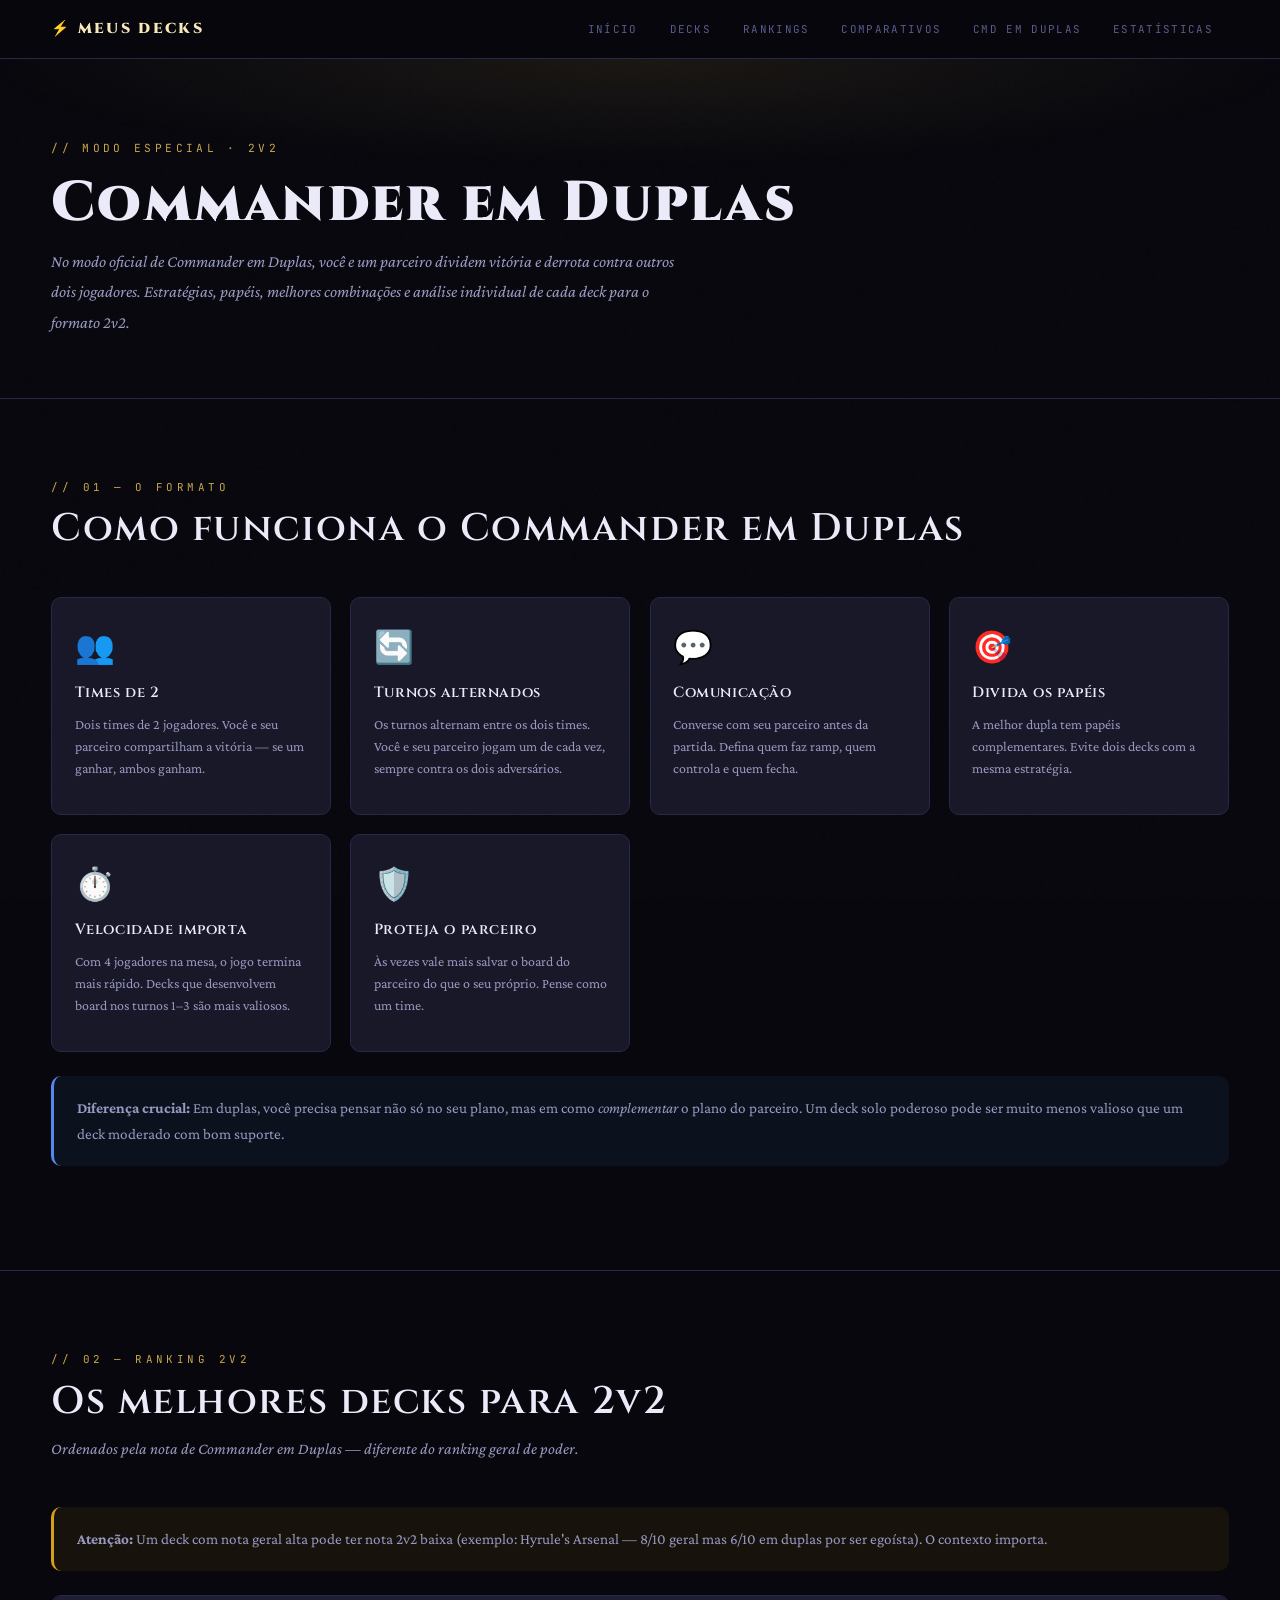
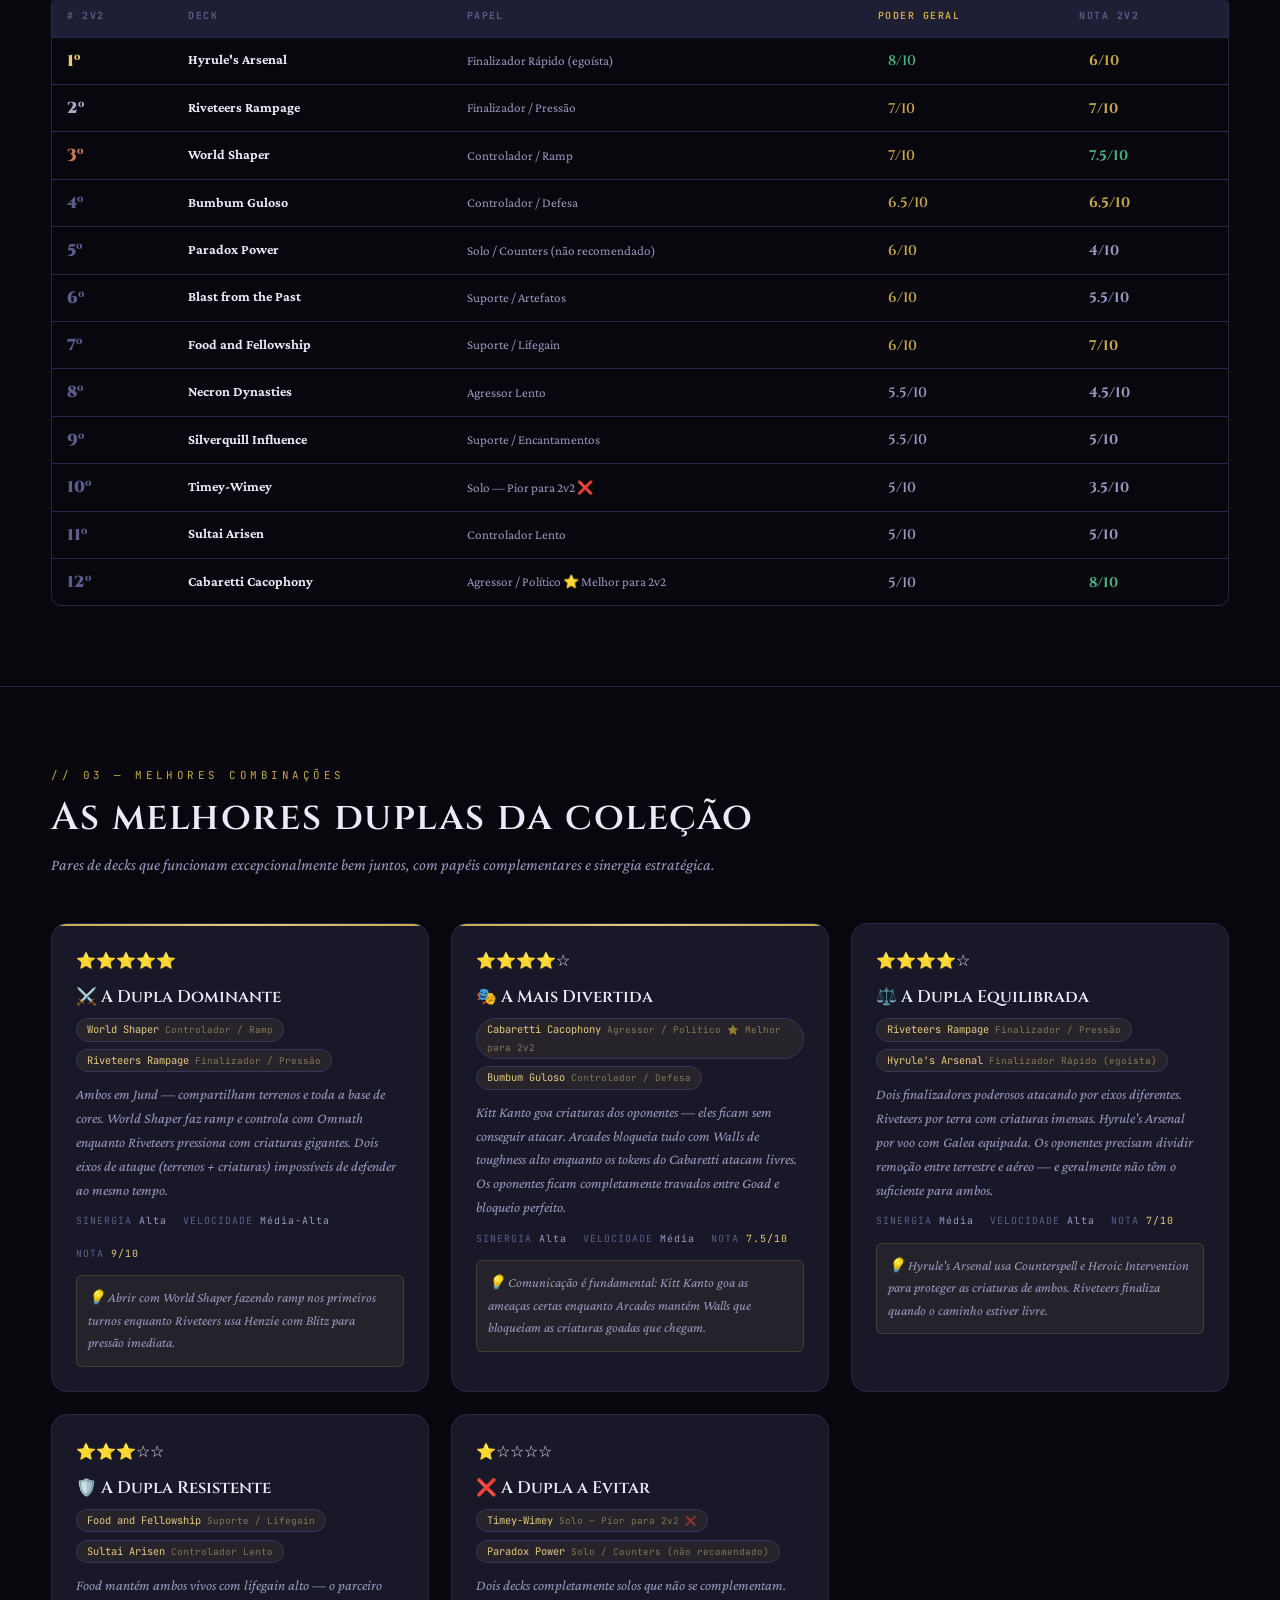
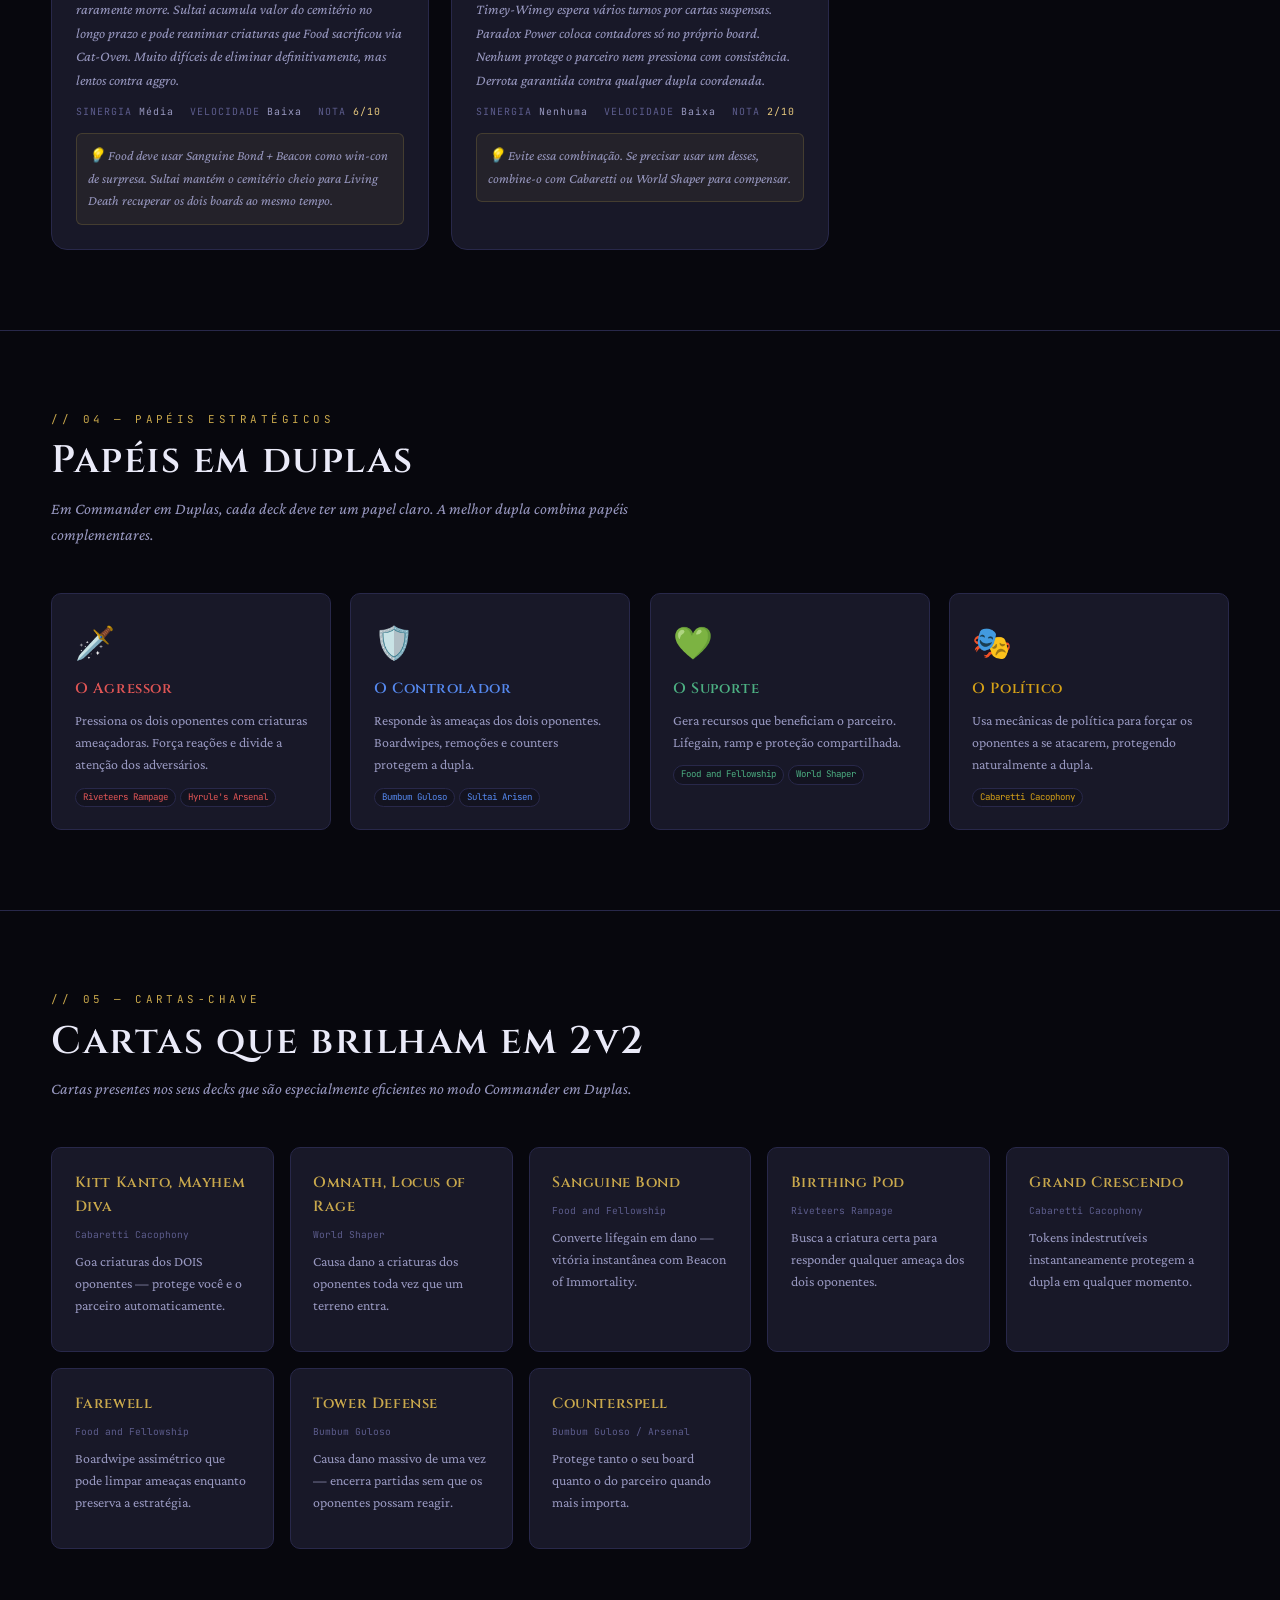
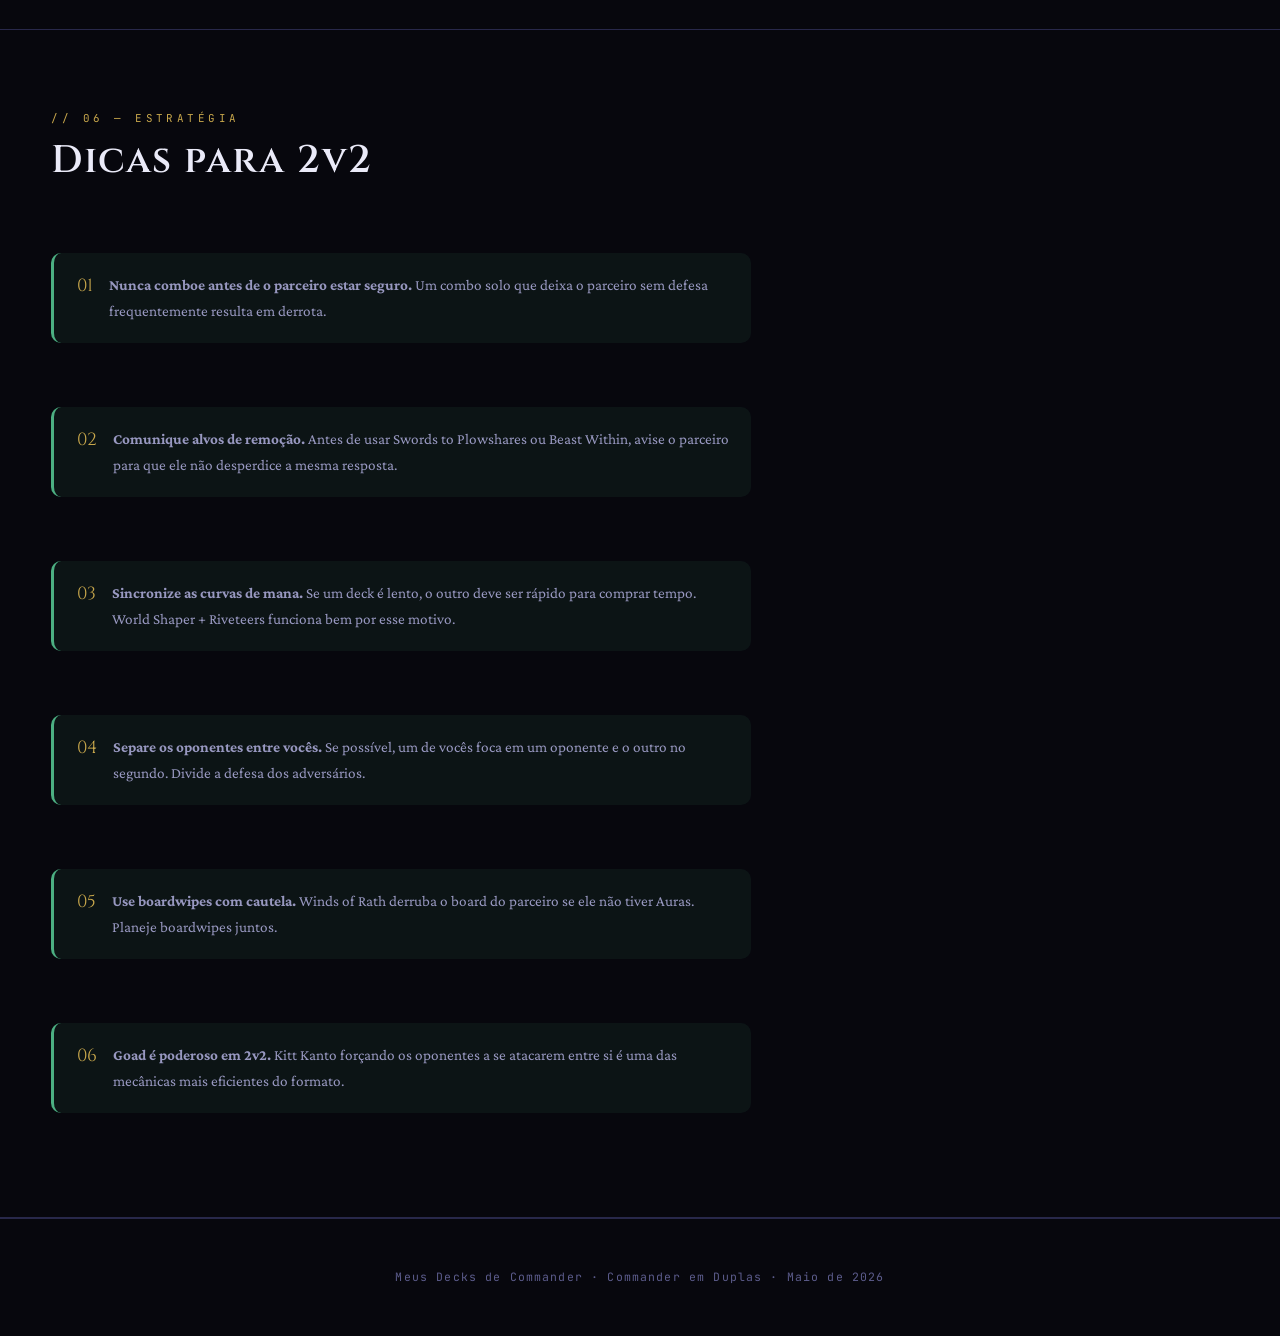
<file: pages/commander-duplas.html>
<!DOCTYPE html>
<html lang="pt-BR">
<head>
<meta charset="UTF-8">
<meta name="viewport" content="width=device-width, initial-scale=1.0">
<title>Commander em Duplas — MTG Commander</title>
<link rel="stylesheet" href="../css/style.css">
<link rel="stylesheet" href="../css/responsive.css">
</head>
<body>

<nav class="site-nav">
  <div class="nav-inner">
    <a class="nav-brand" href="../index.html">⚡ <span>MEUS DECKS</span></a>
    <ul class="nav-links">
      <li><a href="../index.html">Início</a></li>
      <li><a href="./decks.html">Decks</a></li>
      <li><a href="./rankings.html">Rankings</a></li>
      <li><a href="./comparativos.html">Comparativos</a></li>
      <li><a href="./commander-duplas.html" class="active">Cmd em Duplas</a></li>
      <li><a href="./estatisticas.html">Estatísticas</a></li>
    </ul>
    <button class="nav-hamburger">☰</button>
  </div>
</nav>

<div class="page-hero">
  <div class="container page-hero-inner">
    <span class="page-hero-eyebrow">// Modo Especial · 2v2</span>
    <h1>Commander em Duplas</h1>
    <p>No modo oficial de Commander em Duplas, você e um parceiro dividem vitória e derrota contra outros dois jogadores. Estratégias, papéis, melhores combinações e análise individual de cada deck para o formato 2v2.</p>
  </div>
</div>

<!-- COMO FUNCIONA -->
<section class="page-section" id="regras">
  <div class="container">
    <div class="sec-head">
      <span class="sec-tag">// 01 — O Formato</span>
      <h2 class="sec-title">Como funciona o Commander em Duplas</h2>
    </div>
    <div style="display:grid;grid-template-columns:repeat(auto-fill,minmax(260px,1fr));gap:1.2rem" id="rules-grid"></div>
    <div class="callout info mt-3">
      <strong>Diferença crucial:</strong> Em duplas, você precisa pensar não só no seu plano, mas em como <em>complementar</em> o plano do parceiro. Um deck solo poderoso pode ser muito menos valioso que um deck moderado com bom suporte.
    </div>
  </div>
</section>

<!-- RANKING 2V2 -->
<section class="page-section" id="ranking">
  <div class="container">
    <div class="sec-head">
      <span class="sec-tag">// 02 — Ranking 2v2</span>
      <h2 class="sec-title">Os melhores decks para 2v2</h2>
      <p class="sec-desc">Ordenados pela nota de Commander em Duplas — diferente do ranking geral de poder.</p>
    </div>
    <div class="callout warn">
      <strong>Atenção:</strong> Um deck com nota geral alta pode ter nota 2v2 baixa (exemplo: Hyrule's Arsenal — 8/10 geral mas 6/10 em duplas por ser egoísta). O contexto importa.
    </div>
    <div style="margin-top:1.5rem" class="table-wrap">
      <table>
        <thead>
          <tr>
            <th data-col="rank"># 2v2</th>
            <th data-col="name">Deck</th>
            <th data-col="role2v2">Papel</th>
            <th data-col="nota" class="col-hide-mobile">Poder Geral</th>
            <th data-col="nota2v2">Nota 2v2 <span class="sort-arrow">▼</span></th>
          </tr>
        </thead>
        <tbody id="table-2v2"></tbody>
      </table>
    </div>
  </div>
</section>

<!-- MELHORES DUPLAS -->
<section class="page-section" id="duplas">
  <div class="container">
    <div class="sec-head">
      <span class="sec-tag">// 03 — Melhores Combinações</span>
      <h2 class="sec-title">As melhores duplas da coleção</h2>
      <p class="sec-desc">Pares de decks que funcionam excepcionalmente bem juntos, com papéis complementares e sinergia estratégica.</p>
    </div>
    <div class="dupla-grid" id="all-duplas"></div>
  </div>
</section>

<!-- PAPÉIS EM DUPLAS -->
<section class="page-section" id="papeis">
  <div class="container">
    <div class="sec-head">
      <span class="sec-tag">// 04 — Papéis Estratégicos</span>
      <h2 class="sec-title">Papéis em duplas</h2>
      <p class="sec-desc">Em Commander em Duplas, cada deck deve ter um papel claro. A melhor dupla combina papéis complementares.</p>
    </div>
    <div style="display:grid;grid-template-columns:repeat(auto-fill,minmax(260px,1fr));gap:1.2rem">
      <div class="bracket-card">
        <div style="font-size:2rem;margin-bottom:.5rem">🗡️</div>
        <div class="bracket-name" style="color:var(--red)">O Agressor</div>
        <div class="bracket-desc">Pressiona os dois oponentes com criaturas ameaçadoras. Força reações e divide a atenção dos adversários.</div>
        <div class="bracket-decks" style="margin-top:.7rem">
          <span class="bracket-deck-tag" style="color:var(--red)">Riveteers Rampage</span>
          <span class="bracket-deck-tag" style="color:var(--red)">Hyrule's Arsenal</span>
        </div>
      </div>
      <div class="bracket-card">
        <div style="font-size:2rem;margin-bottom:.5rem">🛡️</div>
        <div class="bracket-name" style="color:var(--blue)">O Controlador</div>
        <div class="bracket-desc">Responde às ameaças dos dois oponentes. Boardwipes, remoções e counters protegem a dupla.</div>
        <div class="bracket-decks" style="margin-top:.7rem">
          <span class="bracket-deck-tag" style="color:var(--blue)">Bumbum Guloso</span>
          <span class="bracket-deck-tag" style="color:var(--blue)">Sultai Arisen</span>
        </div>
      </div>
      <div class="bracket-card">
        <div style="font-size:2rem;margin-bottom:.5rem">💚</div>
        <div class="bracket-name" style="color:var(--green)">O Suporte</div>
        <div class="bracket-desc">Gera recursos que beneficiam o parceiro. Lifegain, ramp e proteção compartilhada.</div>
        <div class="bracket-decks" style="margin-top:.7rem">
          <span class="bracket-deck-tag" style="color:var(--green)">Food and Fellowship</span>
          <span class="bracket-deck-tag" style="color:var(--green)">World Shaper</span>
        </div>
      </div>
      <div class="bracket-card">
        <div style="font-size:2rem;margin-bottom:.5rem">🎭</div>
        <div class="bracket-name" style="color:var(--yellow)">O Político</div>
        <div class="bracket-desc">Usa mecânicas de política para forçar os oponentes a se atacarem, protegendo naturalmente a dupla.</div>
        <div class="bracket-decks" style="margin-top:.7rem">
          <span class="bracket-deck-tag" style="color:var(--yellow)">Cabaretti Cacophony</span>
        </div>
      </div>
    </div>
  </div>
</section>

<!-- CARTAS ÚTEIS EM 2V2 -->
<section class="page-section" id="cartas">
  <div class="container">
    <div class="sec-head">
      <span class="sec-tag">// 05 — Cartas-chave</span>
      <h2 class="sec-title">Cartas que brilham em 2v2</h2>
      <p class="sec-desc">Cartas presentes nos seus decks que são especialmente eficientes no modo Commander em Duplas.</p>
    </div>
    <div style="display:grid;grid-template-columns:repeat(auto-fill,minmax(220px,1fr));gap:1rem" id="key-cards-grid"></div>
  </div>
</section>

<!-- DICAS RÁPIDAS -->
<section class="page-section" id="dicas">
  <div class="container">
    <div class="sec-head">
      <span class="sec-tag">// 06 — Estratégia</span>
      <h2 class="sec-title">Dicas para 2v2</h2>
    </div>
    <div style="display:flex;flex-direction:column;gap:1rem;max-width:700px" id="dicas-list"></div>
  </div>
</section>

<footer class="site-footer">
  <p>Meus Decks de Commander · Commander em Duplas · Maio de 2026</p>
</footer>

<script src="../js/decks-data.js"></script>
<script src="../js/main.js"></script>
<script>
document.addEventListener('DOMContentLoaded', () => {

  /* Regras */
  const rules = [
    { icon:'👥', t:'Times de 2',       d:'Dois times de 2 jogadores. Você e seu parceiro compartilham a vitória — se um ganhar, ambos ganham.' },
    { icon:'🔄', t:'Turnos alternados', d:'Os turnos alternam entre os dois times. Você e seu parceiro jogam um de cada vez, sempre contra os dois adversários.' },
    { icon:'💬', t:'Comunicação',       d:'Converse com seu parceiro antes da partida. Defina quem faz ramp, quem controla e quem fecha.' },
    { icon:'🎯', t:'Divida os papéis', d:'A melhor dupla tem papéis complementares. Evite dois decks com a mesma estratégia.' },
    { icon:'⏱️', t:'Velocidade importa',d:'Com 4 jogadores na mesa, o jogo termina mais rápido. Decks que desenvolvem board nos turnos 1–3 são mais valiosos.' },
    { icon:'🛡️', t:'Proteja o parceiro',d:'Às vezes vale mais salvar o board do parceiro do que o seu próprio. Pense como um time.' },
  ];
  document.getElementById('rules-grid').innerHTML = rules.map(r=>`
    <div class="bracket-card">
      <div style="font-size:2rem;margin-bottom:.5rem">${r.icon}</div>
      <div class="bracket-name">${r.t}</div>
      <div class="bracket-desc">${r.d}</div>
    </div>`).join('');

  /* Tabela 2v2 */
  const decksWithRank = getDecksSortedByNota2v2().map((d,i)=>({...d,rank:i+1}));
  const nc = n => n>=7.5?'var(--green)':n>=6?'var(--gold)':'var(--text2)';
  initSortableTable('table-2v2', decksWithRank, (d, pos) => {
    const pc = pos===1?'g':pos===2?'s':pos===3?'b':'';
    return `<tr>
      <td><span class="pos-num ${pc}">${pos}º</span></td>
      <td><strong>${d.name}</strong></td>
      <td style="font-size:.82rem;color:var(--text2)">${d.role2v2}</td>
      <td class="col-hide-mobile"><span class="n-pill" style="color:${nc(d.nota)}">${d.nota}/10</span></td>
      <td><span class="n-pill" style="color:${nc(d.nota2v2)};font-weight:700">${d.nota2v2}/10</span></td>
    </tr>`;
  });

  /* Duplas */
  document.getElementById('all-duplas').innerHTML = DUPLAS.map(dp => {
    const deckObjs = dp.decksIds.map(id => getDeckById(id));
    const tags = deckObjs.map(dk => `<span class="dupla-deck-tag">${dk.name} <span style="opacity:.5;font-size:.58rem">${dk.role2v2}</span></span>`).join('');
    const strs = Array.from({length:5},(_,i)=>i<dp.stars?'⭐':'☆').join('');
    const highlight = dp.rank <= 2 ? 'highlight' : '';
    return `
    <div class="dupla-card ${highlight}">
      <div class="dupla-stars">${strs}</div>
      <div class="dupla-title">${dp.emoji} ${dp.title}</div>
      <div class="dupla-decks">${tags}</div>
      <div class="dupla-desc">${dp.desc}</div>
      <div class="dupla-meta">
        <div class="dupla-meta-item">SINERGIA <span>${dp.sinergia}</span></div>
        <div class="dupla-meta-item">VELOCIDADE <span>${dp.velocidade}</span></div>
        <div class="dupla-meta-item">NOTA <span style="color:var(--gold2)">${dp.nota}/10</span></div>
      </div>
      <div class="dupla-dica">${dp.dica}</div>
    </div>`;
  }).join('');

  /* Cartas-chave */
  const keyCards = [
    { carta:'Kitt Kanto, Mayhem Diva', deck:'Cabaretti Cacophony', why:'Goa criaturas dos DOIS oponentes — protege você e o parceiro automaticamente.' },
    { carta:'Omnath, Locus of Rage',   deck:'World Shaper',         why:'Causa dano a criaturas dos oponentes toda vez que um terreno entra.' },
    { carta:'Sanguine Bond',           deck:'Food and Fellowship',  why:'Converte lifegain em dano — vitória instantânea com Beacon of Immortality.' },
    { carta:'Birthing Pod',            deck:'Riveteers Rampage',    why:'Busca a criatura certa para responder qualquer ameaça dos dois oponentes.' },
    { carta:'Grand Crescendo',         deck:'Cabaretti Cacophony',  why:'Tokens indestrutíveis instantaneamente protegem a dupla em qualquer momento.' },
    { carta:'Farewell',                deck:'Food and Fellowship',  why:'Boardwipe assimétrico que pode limpar ameaças enquanto preserva a estratégia.' },
    { carta:'Tower Defense',           deck:'Bumbum Guloso',        why:'Causa dano massivo de uma vez — encerra partidas sem que os oponentes possam reagir.' },
    { carta:'Counterspell',            deck:'Bumbum Guloso / Arsenal', why:'Protege tanto o seu board quanto o do parceiro quando mais importa.' },
  ];
  document.getElementById('key-cards-grid').innerHTML = keyCards.map(c=>`
    <div class="bracket-card">
      <div class="bracket-name" style="color:var(--gold)">${c.carta}</div>
      <div style="font-family:var(--font-mono);font-size:.6rem;color:var(--text3);margin-bottom:.5rem">${c.deck}</div>
      <div class="bracket-desc">${c.why}</div>
    </div>`).join('');

  /* Dicas */
  const dicas = [
    { n:'01', txt:'<strong>Nunca comboe antes de o parceiro estar seguro.</strong> Um combo solo que deixa o parceiro sem defesa frequentemente resulta em derrota.' },
    { n:'02', txt:'<strong>Comunique alvos de remoção.</strong> Antes de usar Swords to Plowshares ou Beast Within, avise o parceiro para que ele não desperdice a mesma resposta.' },
    { n:'03', txt:'<strong>Sincronize as curvas de mana.</strong> Se um deck é lento, o outro deve ser rápido para comprar tempo. World Shaper + Riveteers funciona bem por esse motivo.' },
    { n:'04', txt:'<strong>Separe os oponentes entre vocês.</strong> Se possível, um de vocês foca em um oponente e o outro no segundo. Divide a defesa dos adversários.' },
    { n:'05', txt:'<strong>Use boardwipes com cautela.</strong> Winds of Rath derruba o board do parceiro se ele não tiver Auras. Planeje boardwipes juntos.' },
    { n:'06', txt:'<strong>Goad é poderoso em 2v2.</strong> Kitt Kanto forçando os oponentes a se atacarem entre si é uma das mecânicas mais eficientes do formato.' },
  ];
  document.getElementById('dicas-list').innerHTML = dicas.map(d=>`
    <div class="callout good" style="display:flex;gap:1rem;align-items:flex-start">
      <span style="font-family:var(--font-display);font-size:1.1rem;color:var(--gold);flex-shrink:0">${d.n}</span>
      <span>${d.txt}</span>
    </div>`).join('');
});
</script>
</body>
</html>
</file>
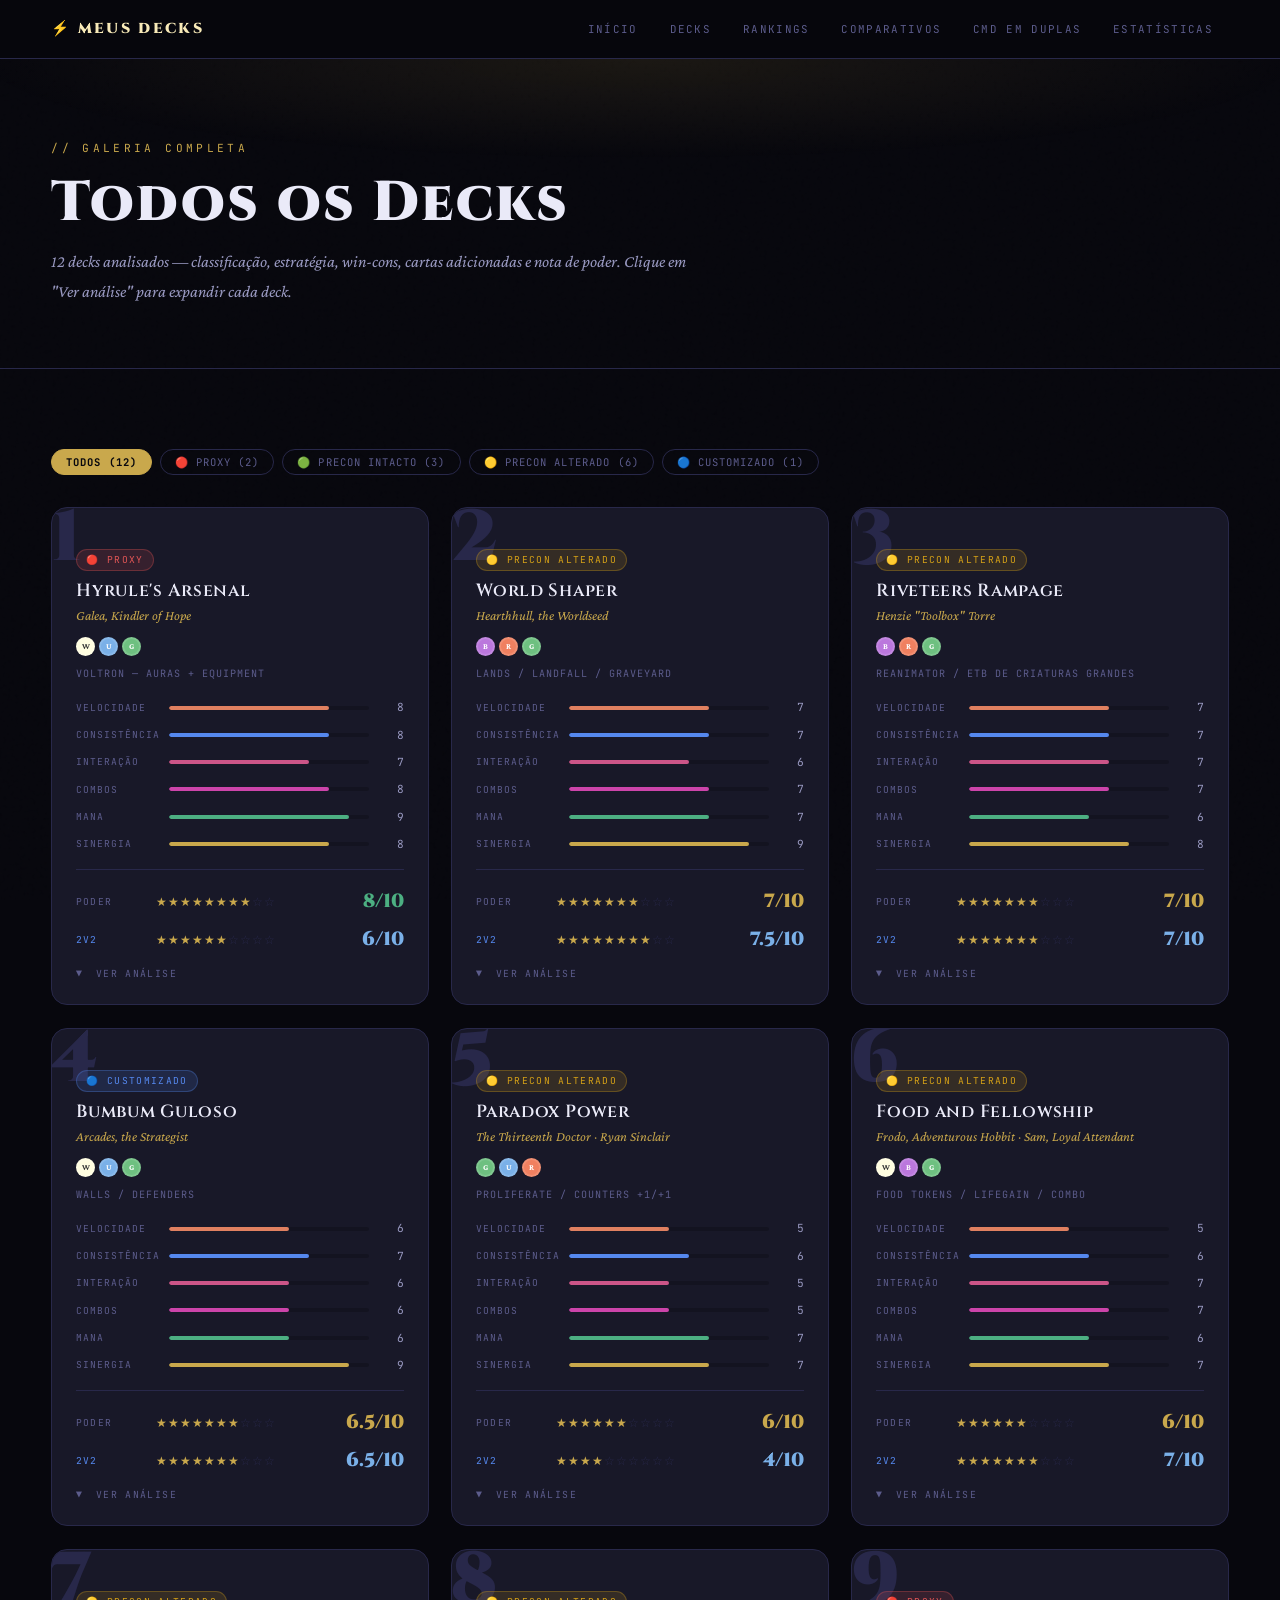
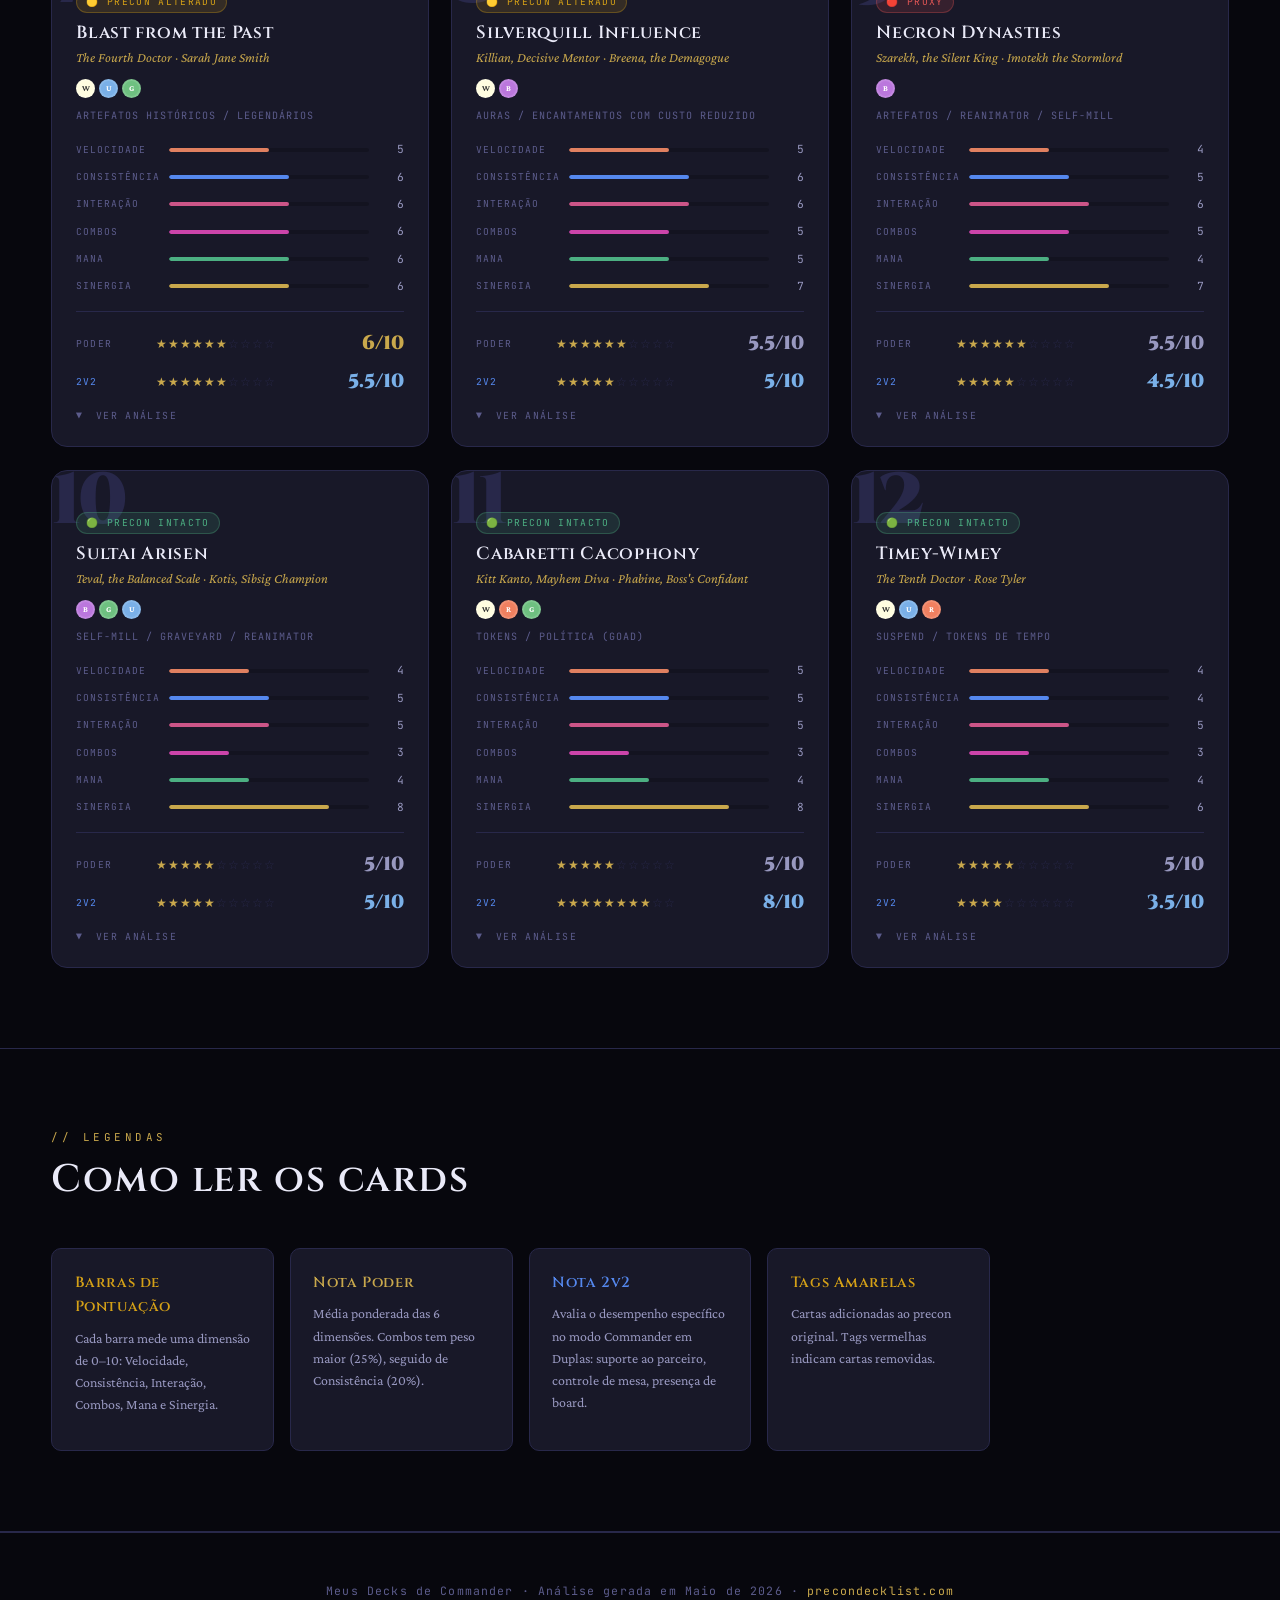
<file: pages/decks.html>
<!DOCTYPE html>
<html lang="pt-BR">
<head>
<meta charset="UTF-8">
<meta name="viewport" content="width=device-width, initial-scale=1.0">
<title>Todos os Decks — MTG Commander</title>
<link rel="stylesheet" href="../css/style.css">
<link rel="stylesheet" href="../css/responsive.css">
</head>
<body>

<nav class="site-nav">
  <div class="nav-inner">
    <a class="nav-brand" href="../index.html">⚡ <span>MEUS DECKS</span></a>
    <ul class="nav-links">
      <li><a href="../index.html">Início</a></li>
      <li><a href="./decks.html" class="active">Decks</a></li>
      <li><a href="./rankings.html">Rankings</a></li>
      <li><a href="./comparativos.html">Comparativos</a></li>
      <li><a href="./commander-duplas.html">Cmd em Duplas</a></li>
      <li><a href="./estatisticas.html">Estatísticas</a></li>
    </ul>
    <button class="nav-hamburger">☰</button>
  </div>
</nav>

<div class="page-hero">
  <div class="container page-hero-inner">
    <span class="page-hero-eyebrow">// Galeria Completa</span>
    <h1>Todos os Decks</h1>
    <p>12 decks analisados — classificação, estratégia, win-cons, cartas adicionadas e nota de poder. Clique em "Ver análise" para expandir cada deck.</p>
  </div>
</div>

<section class="page-section">
  <div class="container">
    <div class="filter-bar">
      <button class="filter-btn on" data-f="all">Todos (12)</button>
      <button class="filter-btn" data-f="proxy">🔴 Proxy (2)</button>
      <button class="filter-btn" data-f="intacto">🟢 Precon Intacto (3)</button>
      <button class="filter-btn" data-f="alterado">🟡 Precon Alterado (6)</button>
      <button class="filter-btn" data-f="custom">🔵 Customizado (1)</button>
    </div>
    <div class="deck-grid" id="all-decks-grid"></div>
  </div>
</section>

<!-- seção de legenda -->
<section class="page-section">
  <div class="container">
    <div class="sec-head">
      <span class="sec-tag">// Legendas</span>
      <h2 class="sec-title">Como ler os cards</h2>
    </div>
    <div style="display:grid;grid-template-columns:repeat(auto-fill,minmax(220px,1fr));gap:1rem">
      <div class="bracket-card">
        <div class="bracket-name" style="color:var(--yellow)">Barras de Pontuação</div>
        <div class="bracket-desc">Cada barra mede uma dimensão de 0–10: Velocidade, Consistência, Interação, Combos, Mana e Sinergia.</div>
      </div>
      <div class="bracket-card">
        <div class="bracket-name" style="color:var(--gold)">Nota Poder</div>
        <div class="bracket-desc">Média ponderada das 6 dimensões. Combos tem peso maior (25%), seguido de Consistência (20%).</div>
      </div>
      <div class="bracket-card">
        <div class="bracket-name" style="color:var(--blue)">Nota 2v2</div>
        <div class="bracket-desc">Avalia o desempenho específico no modo Commander em Duplas: suporte ao parceiro, controle de mesa, presença de board.</div>
      </div>
      <div class="bracket-card">
        <div class="bracket-name" style="color:var(--yellow)">Tags Amarelas</div>
        <div class="bracket-desc">Cartas adicionadas ao precon original. Tags vermelhas indicam cartas removidas.</div>
      </div>
    </div>
  </div>
</section>

<footer class="site-footer">
  <p>Meus Decks de Commander · Análise gerada em Maio de 2026 ·
    <a href="https://precondecklist.com" target="_blank">precondecklist.com</a>
  </p>
</footer>

<script src="../js/decks-data.js"></script>
<script src="../js/main.js"></script>
<script>
document.addEventListener('DOMContentLoaded', () => {
  const sorted = getDecksSortedByNota();
  document.getElementById('all-decks-grid').innerHTML =
    sorted.map((d, i) => renderDeckCard(d, i + 1)).join('');
  initScoreBarAnimations();
  initFilterBar('all-decks-grid');
});
</script>
</body>
</html>
</file>
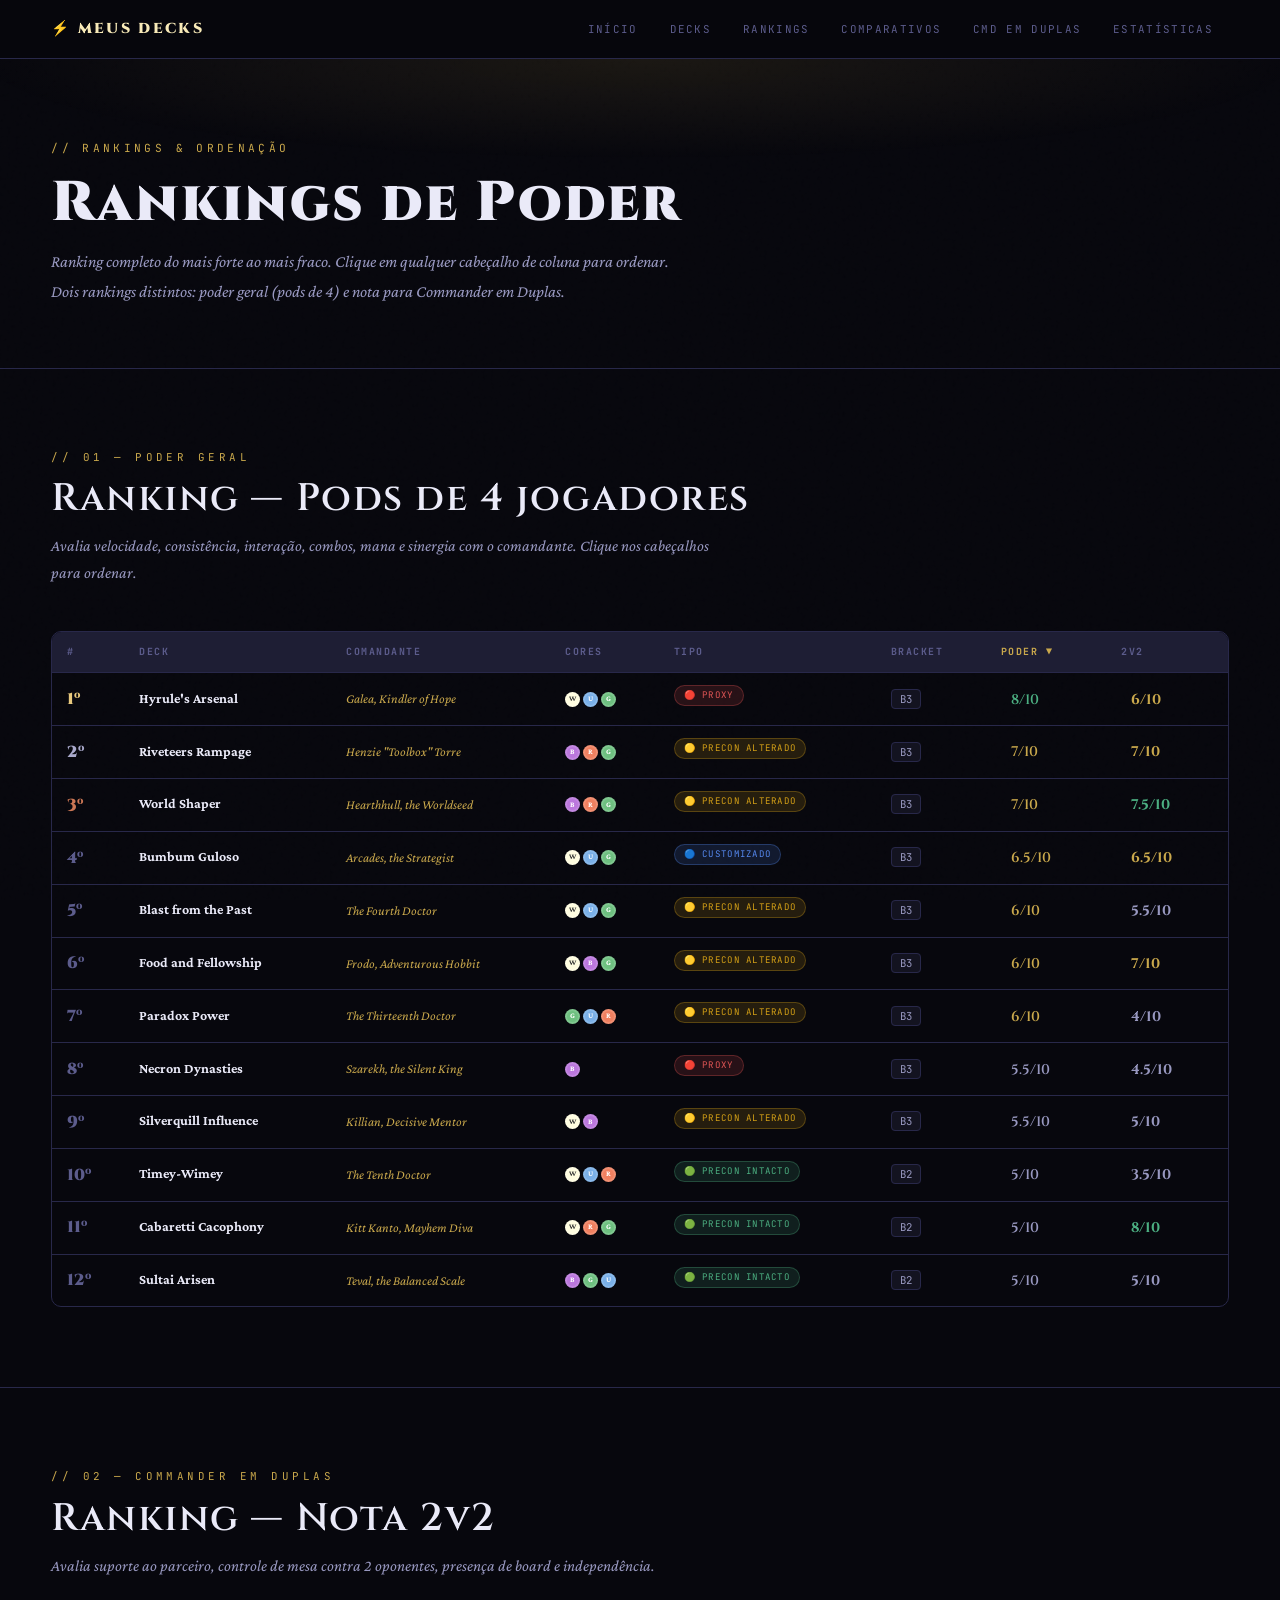
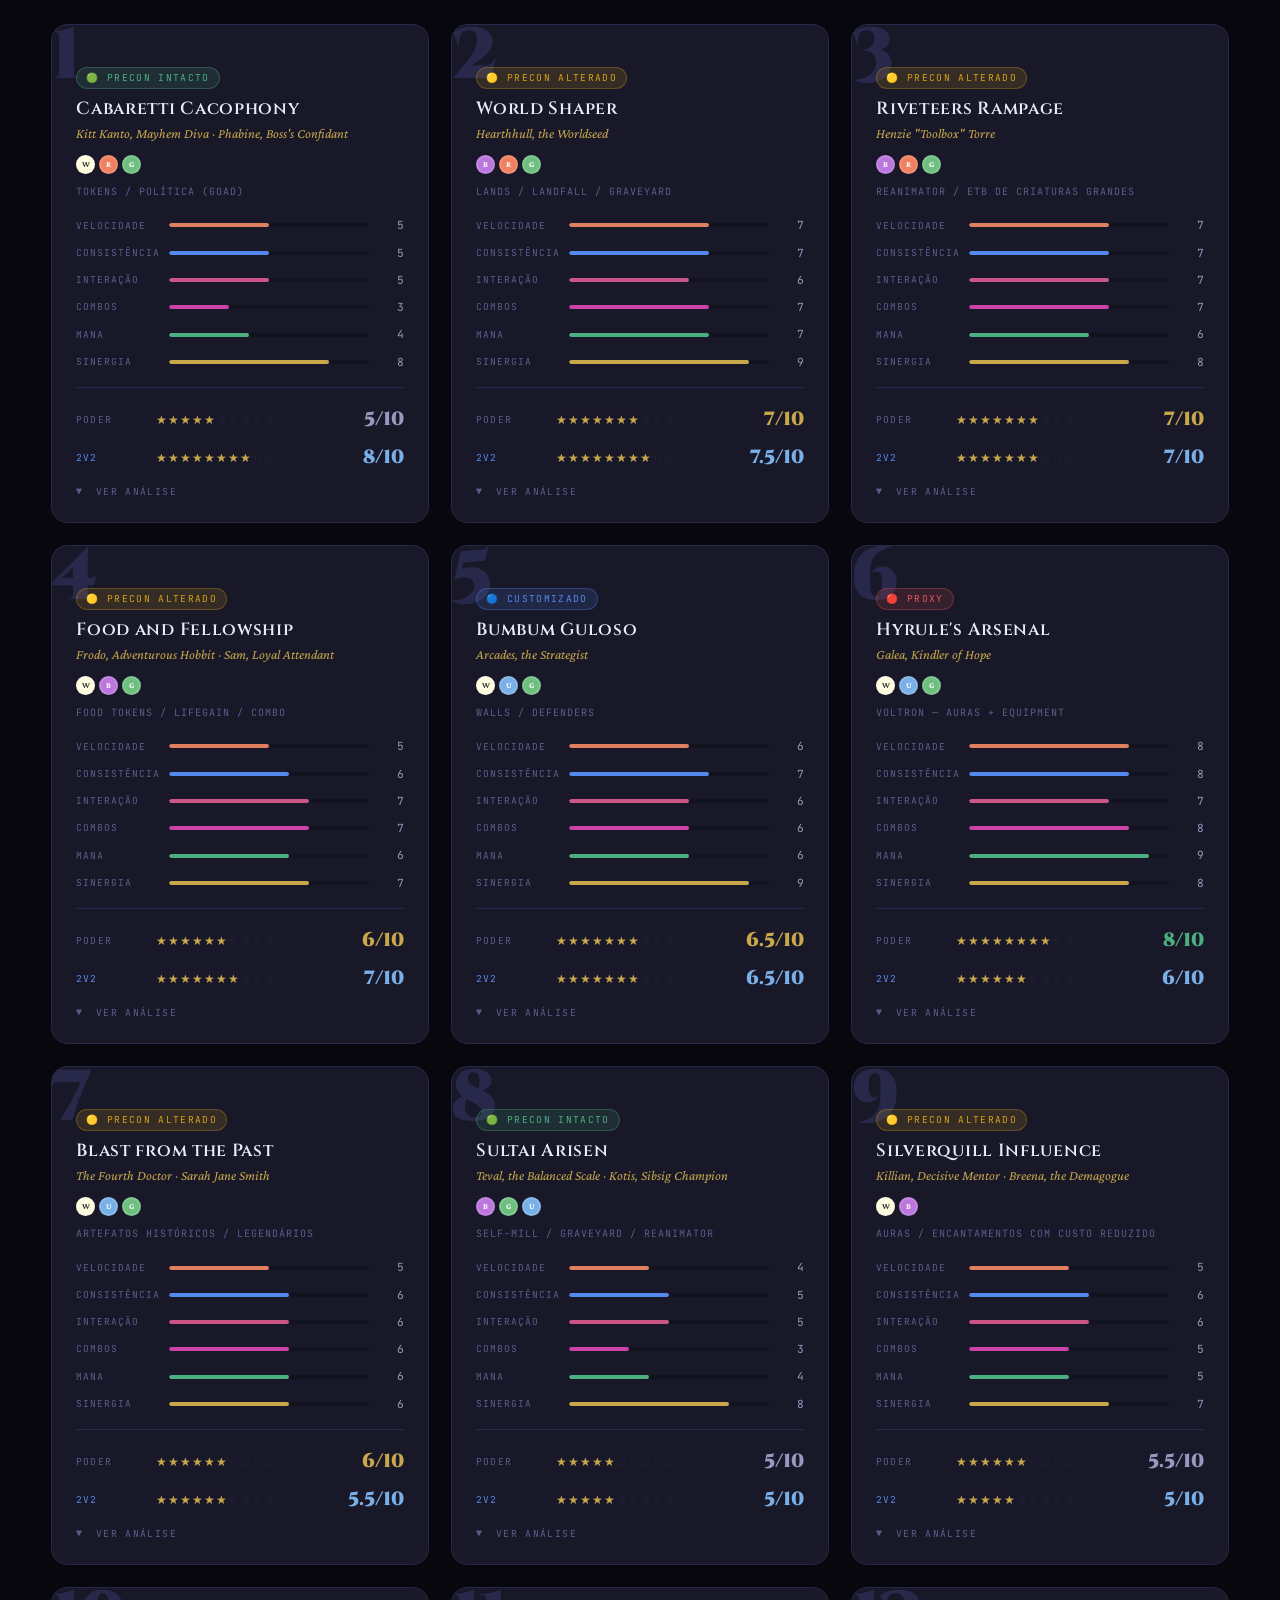
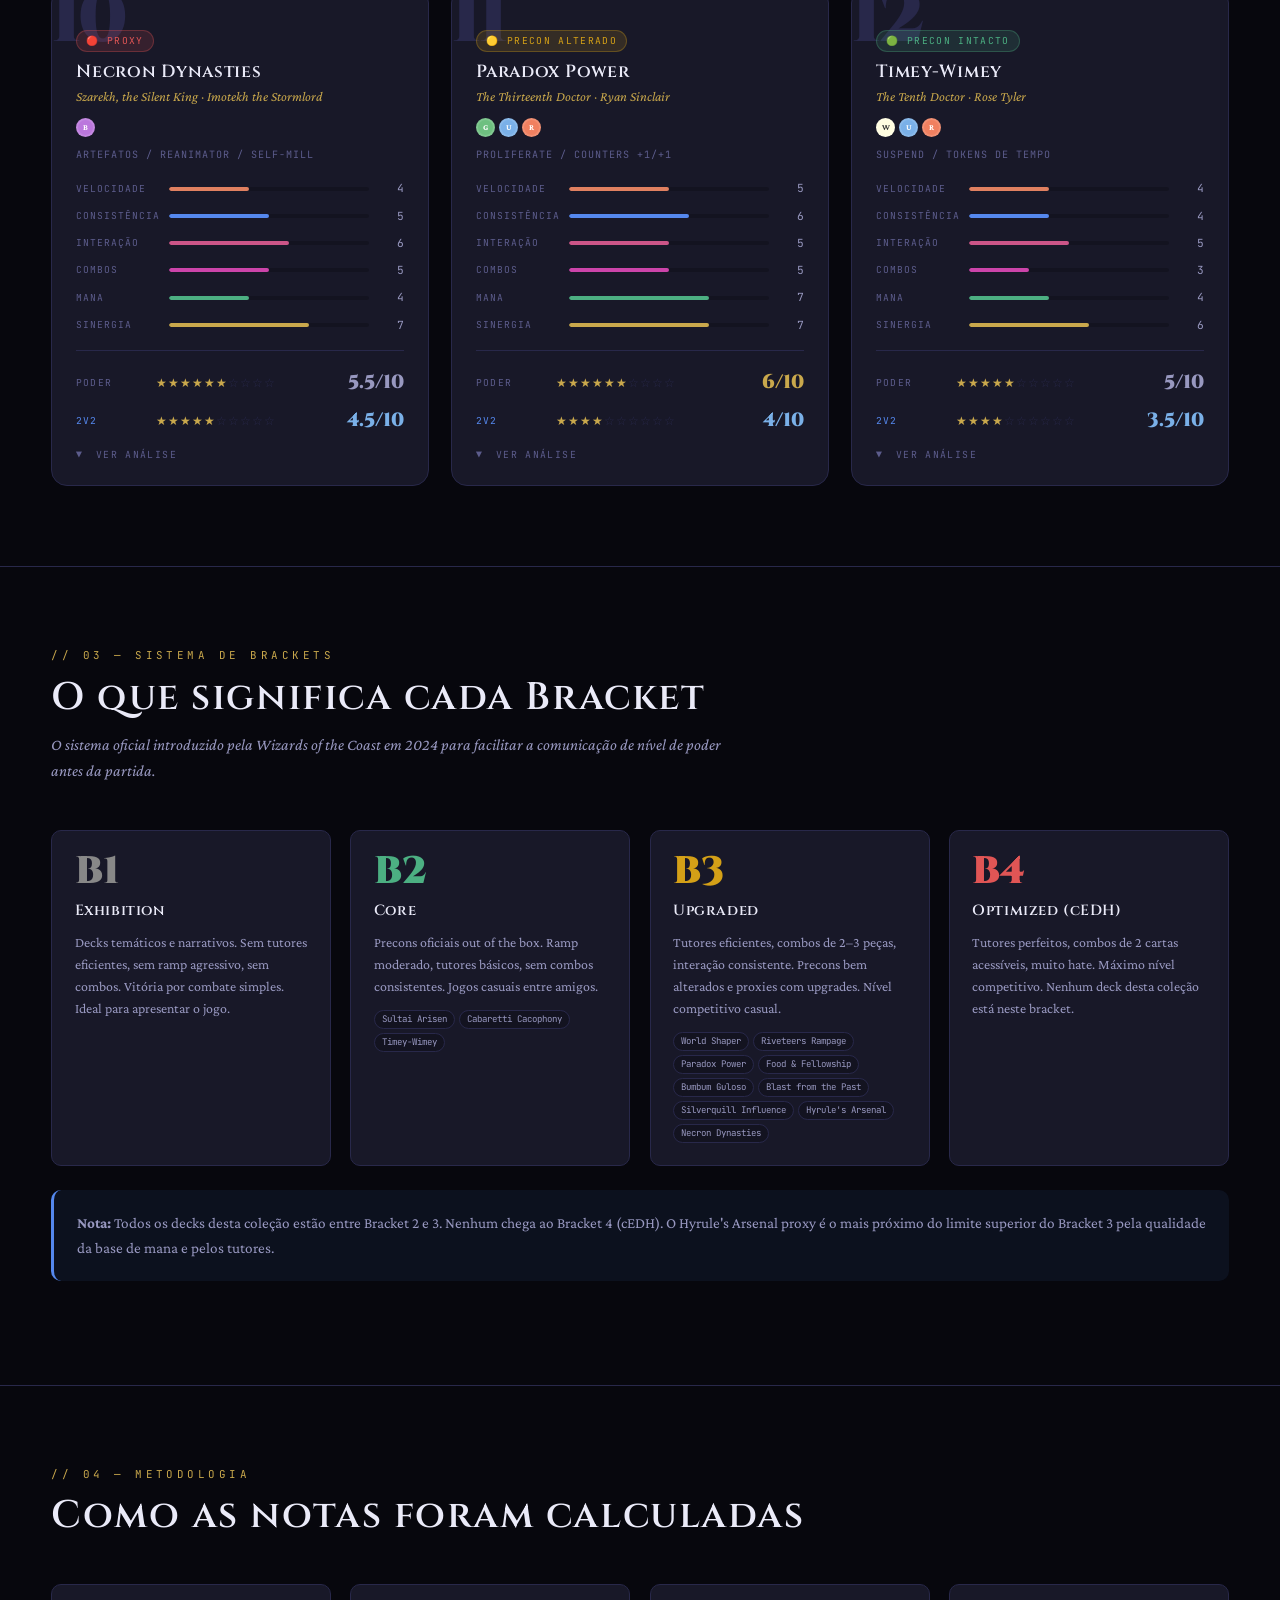
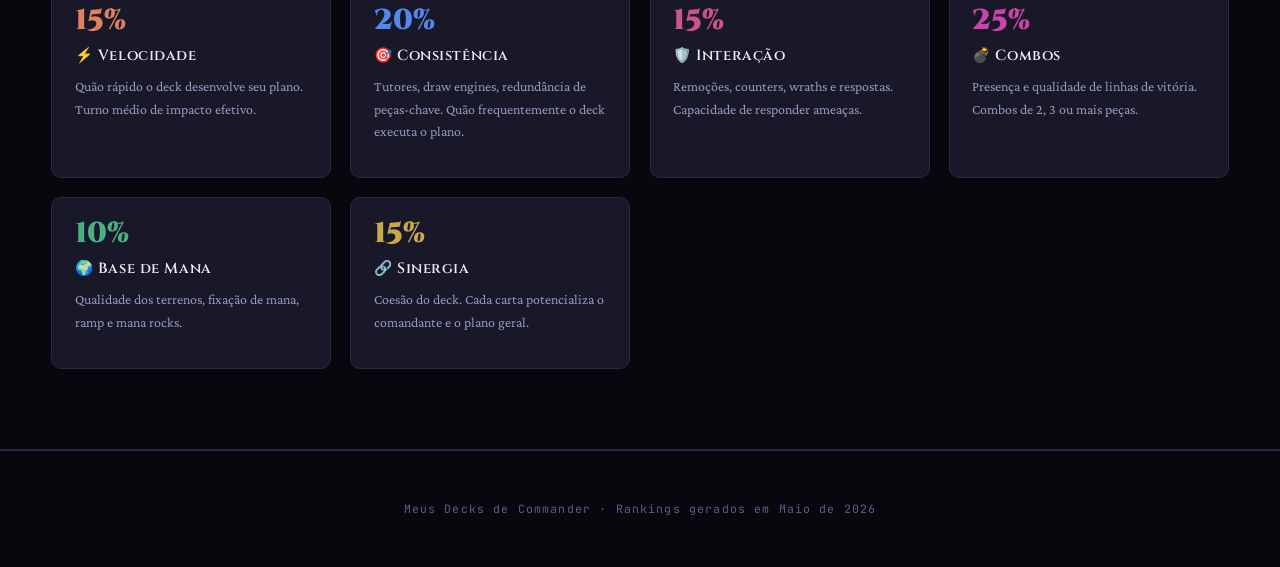
<file: pages/rankings.html>
<!DOCTYPE html>
<html lang="pt-BR">
<head>
<meta charset="UTF-8">
<meta name="viewport" content="width=device-width, initial-scale=1.0">
<title>Rankings — MTG Commander</title>
<link rel="stylesheet" href="../css/style.css">
<link rel="stylesheet" href="../css/responsive.css">
</head>
<body>

<nav class="site-nav">
  <div class="nav-inner">
    <a class="nav-brand" href="../index.html">⚡ <span>MEUS DECKS</span></a>
    <ul class="nav-links">
      <li><a href="../index.html">Início</a></li>
      <li><a href="./decks.html">Decks</a></li>
      <li><a href="./rankings.html" class="active">Rankings</a></li>
      <li><a href="./comparativos.html">Comparativos</a></li>
      <li><a href="./commander-duplas.html">Cmd em Duplas</a></li>
      <li><a href="./estatisticas.html">Estatísticas</a></li>
    </ul>
    <button class="nav-hamburger">☰</button>
  </div>
</nav>

<div class="page-hero">
  <div class="container page-hero-inner">
    <span class="page-hero-eyebrow">// Rankings & Ordenação</span>
    <h1>Rankings de Poder</h1>
    <p>Ranking completo do mais forte ao mais fraco. Clique em qualquer cabeçalho de coluna para ordenar. Dois rankings distintos: poder geral (pods de 4) e nota para Commander em Duplas.</p>
  </div>
</div>

<!-- RANKING PODER GERAL -->
<section class="page-section" id="geral">
  <div class="container">
    <div class="sec-head">
      <span class="sec-tag">// 01 — Poder Geral</span>
      <h2 class="sec-title">Ranking — Pods de 4 jogadores</h2>
      <p class="sec-desc">Avalia velocidade, consistência, interação, combos, mana e sinergia com o comandante. Clique nos cabeçalhos para ordenar.</p>
    </div>
    <div class="table-wrap">
      <table>
        <thead>
          <tr>
            <th data-col="rank">#</th>
            <th data-col="name">Deck</th>
            <th data-col="commander" class="col-hide-mobile">Comandante</th>
            <th data-col="colorName" class="col-hide-mobile">Cores</th>
            <th data-col="type">Tipo</th>
            <th data-col="bracket">Bracket<span class="sort-arrow"></span></th>
            <th data-col="nota">Poder <span class="sort-arrow">▼</span></th>
            <th data-col="nota2v2">2v2 <span class="sort-arrow"></span></th>
          </tr>
        </thead>
        <tbody id="ranking-body"></tbody>
      </table>
    </div>
  </div>
</section>

<!-- RANKING 2V2 -->
<section class="page-section" id="duplas">
  <div class="container">
    <div class="sec-head">
      <span class="sec-tag">// 02 — Commander em Duplas</span>
      <h2 class="sec-title">Ranking — Nota 2v2</h2>
      <p class="sec-desc">Avalia suporte ao parceiro, controle de mesa contra 2 oponentes, presença de board e independência.</p>
    </div>
    <div class="deck-grid" id="ranking-2v2-cards"></div>
  </div>
</section>

<!-- BRACKET GUIDE -->
<section class="page-section" id="brackets">
  <div class="container">
    <div class="sec-head">
      <span class="sec-tag">// 03 — Sistema de Brackets</span>
      <h2 class="sec-title">O que significa cada Bracket</h2>
      <p class="sec-desc">O sistema oficial introduzido pela Wizards of the Coast em 2024 para facilitar a comunicação de nível de poder antes da partida.</p>
    </div>
    <div class="bracket-grid" id="bracket-grid"></div>
    <div class="callout info mt-3">
      <strong>Nota:</strong> Todos os decks desta coleção estão entre Bracket 2 e 3. Nenhum chega ao Bracket 4 (cEDH). O Hyrule's Arsenal proxy é o mais próximo do limite superior do Bracket 3 pela qualidade da base de mana e pelos tutores.
    </div>
  </div>
</section>

<!-- METODOLOGIA -->
<section class="page-section" id="metodologia">
  <div class="container">
    <div class="sec-head">
      <span class="sec-tag">// 04 — Metodologia</span>
      <h2 class="sec-title">Como as notas foram calculadas</h2>
    </div>
    <div style="display:grid;grid-template-columns:repeat(auto-fill,minmax(240px,1fr));gap:1.2rem">
      <div class="bracket-card">
        <div class="bracket-num" style="color:#e08060;font-size:1.8rem">15%</div>
        <div class="bracket-name">⚡ Velocidade</div>
        <div class="bracket-desc">Quão rápido o deck desenvolve seu plano. Turno médio de impacto efetivo.</div>
      </div>
      <div class="bracket-card">
        <div class="bracket-num" style="color:#5588ee;font-size:1.8rem">20%</div>
        <div class="bracket-name">🎯 Consistência</div>
        <div class="bracket-desc">Tutores, draw engines, redundância de peças-chave. Quão frequentemente o deck executa o plano.</div>
      </div>
      <div class="bracket-card">
        <div class="bracket-num" style="color:#cc5588;font-size:1.8rem">15%</div>
        <div class="bracket-name">🛡️ Interação</div>
        <div class="bracket-desc">Remoções, counters, wraths e respostas. Capacidade de responder ameaças.</div>
      </div>
      <div class="bracket-card">
        <div class="bracket-num" style="color:#cc44aa;font-size:1.8rem">25%</div>
        <div class="bracket-name">💣 Combos</div>
        <div class="bracket-desc">Presença e qualidade de linhas de vitória. Combos de 2, 3 ou mais peças.</div>
      </div>
      <div class="bracket-card">
        <div class="bracket-num" style="color:#4caf82;font-size:1.8rem">10%</div>
        <div class="bracket-name">🌍 Base de Mana</div>
        <div class="bracket-desc">Qualidade dos terrenos, fixação de mana, ramp e mana rocks.</div>
      </div>
      <div class="bracket-card">
        <div class="bracket-num" style="color:#c9a84c;font-size:1.8rem">15%</div>
        <div class="bracket-name">🔗 Sinergia</div>
        <div class="bracket-desc">Coesão do deck. Cada carta potencializa o comandante e o plano geral.</div>
      </div>
    </div>
  </div>
</section>

<footer class="site-footer">
  <p>Meus Decks de Commander · Rankings gerados em Maio de 2026</p>
</footer>

<script src="../js/decks-data.js"></script>
<script src="../js/main.js"></script>
<script>
document.addEventListener('DOMContentLoaded', () => {

  /* Tabela sortável */
  function renderTableRow(d, pos) {
    const pc = pos===1?'g':pos===2?'s':pos===3?'b':'';
    const nc = n => n>=7.5?'var(--green)':n>=6?'var(--gold)':'var(--text2)';
    const pips = d.colors.map(c=>`<div class="pip pip-${c}" style="width:15px;height:15px;font-size:.48rem">${c}</div>`).join('');
    return `<tr>
      <td><span class="pos-num ${pc}">${pos}º</span></td>
      <td><strong>${d.name}</strong></td>
      <td class="col-hide-mobile" style="color:var(--gold);font-style:italic;font-size:.82rem">${d.commander}</td>
      <td class="col-hide-mobile"><div style="display:flex;gap:3px">${pips}</div></td>
      <td><span class="deck-badge ${typeBadgeClass(d.type)}" style="font-size:.57rem">${typeBadgeLbl(d.type)}</span></td>
      <td><span class="br-pill">B${d.bracket}</span></td>
      <td><span class="n-pill" style="color:${nc(d.nota)}">${d.nota}/10</span></td>
      <td><span class="n-pill" style="color:${nc(d.nota2v2)};font-weight:700">${d.nota2v2}/10</span></td>
    </tr>`;
  }

  // Adiciona campo rank para ordenação por posição
  const decksWithRank = getDecksSortedByNota().map((d,i) => ({...d, rank: i+1}));
  initSortableTable('ranking-body', decksWithRank, (d, pos) => renderTableRow(d, pos));

  /* Cards 2v2 */
  const sorted2v2 = getDecksSortedByNota2v2();
  document.getElementById('ranking-2v2-cards').innerHTML =
    sorted2v2.map((d, i) => renderDeckCard(d, i + 1)).join('');
  initScoreBarAnimations();

  /* Brackets */
  document.getElementById('bracket-grid').innerHTML = BRACKETS_INFO.map(b => `
    <div class="bracket-card">
      <div class="bracket-num" style="color:${b.cor}">B${b.num}</div>
      <div class="bracket-name">${b.name}</div>
      <div class="bracket-desc">${b.desc}</div>
      ${b.decksNomes.length ? `<div class="bracket-decks">${b.decksNomes.map(n=>`<span class="bracket-deck-tag">${n}</span>`).join('')}</div>` : ''}
    </div>`).join('');
});
</script>
</body>
</html>
</file>
<file: css/style.css>
/* ═══════════════════════════════════════════════════════════
   style.css — MTG Commander · Design System Completo
═══════════════════════════════════════════════════════════ */

/* ── IMPORTS ── */
@import url('https://fonts.googleapis.com/css2?family=Cinzel:wght@400;600;900&family=Crimson+Pro:ital,wght@0,300;0,400;0,600;1,300;1,400&family=JetBrains+Mono:wght@400;700&display=swap');

/* ── TOKENS ── */
:root {
  /* cores base */
  --bg:      #07070d;
  --bg2:     #0d0d18;
  --bg3:     #131320;
  --surface: #181828;
  --surf2:   #1e1e34;
  --surf3:   #252540;

  /* bordas */
  --border:  #28284a;
  --bord2:   #363660;
  --bord3:   #464680;

  /* dourado */
  --gold:    #c9a84c;
  --gold2:   #e8c97e;
  --gold3:   #f8eab8;
  --gold-glow: rgba(201,168,76,.3);

  /* neutros */
  --silver:  #9090bb;
  --text:    #eaeaf8;
  --text2:   #9898c0;
  --text3:   #5c5c8c;

  /* semânticas */
  --green:   #4caf82;
  --red:     #e05555;
  --yellow:  #d4a017;
  --blue:    #5588ee;
  --purple:  #9966cc;
  --cyan:    #44bbcc;

  /* pips de cor MTG */
  --W: #fffde0;
  --U: #7ab0e8;
  --B: #bb77dd;
  --R: #f08060;
  --G: #6ec080;

  /* tipografia */
  --font-display: 'Cinzel', serif;
  --font-body:    'Crimson Pro', Georgia, serif;
  --font-mono:    'JetBrains Mono', monospace;

  /* espaços */
  --r-sm:  6px;
  --r-md:  10px;
  --r-lg:  16px;
  --r-xl:  24px;

  /* sombras */
  --shadow-card: 0 4px 24px rgba(0,0,0,.4);
  --shadow-gold: 0 0 30px rgba(201,168,76,.2);
  --shadow-hover:0 16px 50px rgba(0,0,0,.5);

  /* transições */
  --t-fast: .15s ease;
  --t-mid:  .25s ease;
  --t-slow: .4s ease;
}

/* ── RESET ── */
*, *::before, *::after { box-sizing: border-box; margin: 0; padding: 0; }
html { scroll-behavior: smooth; font-size: 16px; }
body {
  background: var(--bg);
  color: var(--text);
  font-family: var(--font-body);
  font-size: 1.0625rem;
  line-height: 1.65;
  overflow-x: hidden;
  min-height: 100vh;
}
img { max-width: 100%; display: block; }
a { color: var(--gold2); text-decoration: none; transition: color var(--t-fast); }
a:hover { color: var(--gold3); }
button { cursor: pointer; font-family: inherit; }
ul, ol { list-style: none; }

/* noise grain overlay */
body::before {
  content: '';
  position: fixed; inset: 0; z-index: 0; pointer-events: none;
  background-image: url("data:image/svg+xml,%3Csvg viewBox='0 0 256 256' xmlns='http://www.w3.org/2000/svg'%3E%3Cfilter id='n'%3E%3CfeTurbulence type='fractalNoise' baseFrequency='.85' numOctaves='4' stitchTiles='stitch'/%3E%3C/filter%3E%3Crect width='100%25' height='100%25' filter='url(%23n)' opacity='.032'/%3E%3C/svg%3E");
  opacity: .5;
}

/* ── SCROLLBAR ── */
::-webkit-scrollbar { width: 5px; height: 5px; }
::-webkit-scrollbar-track { background: var(--bg2); }
::-webkit-scrollbar-thumb { background: var(--bord2); border-radius: 3px; }
::-webkit-scrollbar-thumb:hover { background: var(--bord3); }

/* ═══════════════════════════════════
   LAYOUT
═══════════════════════════════════ */
.container {
  max-width: 1360px;
  margin: 0 auto;
  padding: 0 clamp(1rem, 4vw, 3.5rem);
}

.page-section {
  padding: 80px 0;
  border-bottom: 1px solid var(--border);
  position: relative;
}

/* ═══════════════════════════════════
   NAVIGATION
═══════════════════════════════════ */
.site-nav {
  position: sticky; top: 0; z-index: 300;
  background: rgba(7,7,13,.94);
  backdrop-filter: blur(24px);
  border-bottom: 1px solid var(--border);
}
.nav-inner {
  max-width: 1360px; margin: 0 auto;
  display: flex; align-items: center; gap: 0;
  padding: 0 clamp(1rem,4vw,3.5rem);
  height: 58px;
}
.nav-brand {
  font-family: var(--font-display);
  font-weight: 900; font-size: .9rem;
  letter-spacing: .16em; color: var(--gold);
  text-decoration: none; margin-right: auto;
  white-space: nowrap;
  transition: color var(--t-fast);
}
.nav-brand:hover { color: var(--gold2); }
.nav-brand span { color: var(--gold3); }

.nav-links {
  display: flex; align-items: center; gap: 0;
}
.nav-links a {
  display: block;
  padding: 0 1rem; height: 58px; line-height: 58px;
  font-family: var(--font-mono); font-size: .68rem;
  letter-spacing: .12em; text-transform: uppercase;
  color: var(--text3); text-decoration: none;
  border-bottom: 2px solid transparent;
  transition: color var(--t-fast), border-color var(--t-fast);
  white-space: nowrap;
}
.nav-links a:hover { color: var(--gold2); border-bottom-color: var(--bord3); }
.nav-links a.active { color: var(--gold2); border-bottom-color: var(--gold); }

.nav-hamburger {
  display: none;
  background: none; border: none;
  color: var(--text2); font-size: 1.4rem;
  padding: .3rem;
  margin-left: .5rem;
}

/* ═══════════════════════════════════
   HERO (index)
═══════════════════════════════════ */
.hero {
  position: relative;
  min-height: 100vh;
  display: flex; flex-direction: column;
  align-items: center; justify-content: center;
  text-align: center;
  padding: 80px 24px 120px;
  overflow: hidden;
}
.hero::before {
  content: ''; position: absolute; inset: 0;
  background:
    radial-gradient(ellipse 90% 60% at 50% -10%, rgba(201,168,76,.15) 0%, transparent 65%),
    radial-gradient(ellipse 55% 70% at 10% 110%, rgba(85,85,200,.1)  0%, transparent 55%),
    radial-gradient(ellipse 50% 50% at 90% 90%,  rgba(76,175,130,.08) 0%, transparent 55%);
}
.hero-glyph {
  font-size: 5.5rem;
  margin-bottom: 1.5rem;
  filter: drop-shadow(0 0 40px rgba(201,168,76,.55));
  animation: float 7s ease-in-out infinite;
  position: relative;
}
@keyframes float { 0%,100%{transform:translateY(0)} 50%{transform:translateY(-14px)} }

.hero-eyebrow {
  font-family: var(--font-mono);
  font-size: clamp(.7rem,1.8vw,.85rem);
  letter-spacing: .32em; text-transform: uppercase;
  color: var(--text3); margin-bottom: 1.2rem;
  position: relative;
}
.hero h1 {
  font-family: var(--font-display);
  font-size: clamp(2rem,6vw,5rem);
  font-weight: 900; letter-spacing: .05em; line-height: 1.05;
  background: linear-gradient(130deg, var(--gold3) 0%, var(--gold) 45%, var(--silver) 100%);
  -webkit-background-clip: text; -webkit-text-fill-color: transparent;
  background-clip: text;
  margin-bottom: .6rem;
  position: relative;
}
.hero-sub {
  font-family: var(--font-display);
  font-size: clamp(1rem,2.5vw,1.5rem);
  color: var(--text2); margin-bottom: 1.8rem;
  font-weight: 400; letter-spacing: .04em;
  position: relative;
}
.hero-desc {
  max-width: 620px; font-size: 1.1rem;
  color: var(--text2); font-style: italic;
  line-height: 1.85; margin-bottom: 3rem;
  position: relative;
}
.hero-stats {
  display: flex; gap: 2.5rem; flex-wrap: wrap;
  justify-content: center; margin-bottom: 3.5rem;
  position: relative;
}
.hero-stat .val {
  font-family: var(--font-display); font-size: 2.6rem;
  font-weight: 900; color: var(--gold2); line-height: 1;
  display: block;
}
.hero-stat .lbl {
  font-family: var(--font-mono); font-size: .68rem;
  letter-spacing: .2em; text-transform: uppercase;
  color: var(--text3); margin-top: 4px; display: block;
}
.hero-ctas {
  display: flex; gap: 1rem; flex-wrap: wrap;
  justify-content: center; position: relative;
}

.scroll-cue {
  position: absolute; bottom: 2.5rem; left: 50%; transform: translateX(-50%);
  display: flex; flex-direction: column; align-items: center; gap: 8px;
  color: var(--text3); font-family: var(--font-mono);
  font-size: .62rem; letter-spacing: .24em; text-transform: uppercase;
}
.scroll-cue::after {
  content: ''; width: 1px; height: 40px;
  background: linear-gradient(to bottom, var(--bord2), transparent);
  animation: scl 2.3s ease-in-out infinite;
}
@keyframes scl { 0%,100%{opacity:1} 50%{opacity:.15} }

/* ═══════════════════════════════════
   BOTÕES
═══════════════════════════════════ */
.btn {
  display: inline-flex; align-items: center; gap: .5rem;
  font-family: var(--font-mono); font-size: .72rem;
  letter-spacing: .14em; text-transform: uppercase;
  padding: .75rem 1.6rem; border-radius: var(--r-md);
  border: 1px solid; transition: all var(--t-mid);
  text-decoration: none; font-weight: 700;
}
.btn-primary {
  background: var(--gold); border-color: var(--gold);
  color: var(--bg);
}
.btn-primary:hover {
  background: var(--gold2); border-color: var(--gold2);
  color: var(--bg); box-shadow: var(--shadow-gold);
  transform: translateY(-2px);
}
.btn-outline {
  background: transparent; border-color: var(--bord2);
  color: var(--text2);
}
.btn-outline:hover {
  border-color: var(--gold); color: var(--gold2);
  transform: translateY(-2px);
}
.btn-sm {
  padding: .45rem 1rem; font-size: .65rem;
}

/* ═══════════════════════════════════
   SEÇÃO HEADER
═══════════════════════════════════ */
.sec-head { margin-bottom: 2.8rem; }
.sec-tag {
  font-family: var(--font-mono); font-size: .68rem;
  letter-spacing: .32em; text-transform: uppercase;
  color: var(--gold); margin-bottom: .6rem; display: block;
}
.sec-title {
  font-family: var(--font-display);
  font-size: clamp(1.5rem,3vw,2.5rem);
  font-weight: 600; color: var(--text);
  letter-spacing: .04em; line-height: 1.2;
}
.sec-desc {
  margin-top: .7rem; color: var(--text2);
  font-style: italic; max-width: 680px; font-size: 1rem;
}

/* ═══════════════════════════════════
   DECK CARDS
═══════════════════════════════════ */
.deck-grid {
  display: grid;
  grid-template-columns: repeat(auto-fill, minmax(300px, 1fr));
  gap: 1.4rem;
}
.deck-card {
  background: var(--surface);
  border: 1px solid var(--border);
  border-radius: var(--r-lg);
  padding: 1.5rem;
  position: relative; overflow: hidden;
  transition: transform var(--t-mid), border-color var(--t-mid), box-shadow var(--t-mid);
}
.deck-card::before {
  content: ''; position: absolute; inset: 0;
  opacity: 0; border-radius: var(--r-lg);
  transition: opacity var(--t-mid); pointer-events: none;
}
.deck-card:hover {
  transform: translateY(-5px);
  border-color: var(--bord2);
  box-shadow: var(--shadow-hover);
}
.deck-card:hover::before { opacity: 1; }

/* identity tints */
.deck-card[data-id="BRG"]::before { background: linear-gradient(135deg,rgba(187,119,221,.05),rgba(240,128,96,.05),rgba(110,192,128,.05)); }
.deck-card[data-id="WRG"]::before { background: linear-gradient(135deg,rgba(255,253,224,.05),rgba(240,128,96,.05),rgba(110,192,128,.05)); }
.deck-card[data-id="GUR"]::before { background: linear-gradient(135deg,rgba(110,192,128,.05),rgba(122,176,232,.05),rgba(240,128,96,.05)); }
.deck-card[data-id="BGU"]::before { background: linear-gradient(135deg,rgba(187,119,221,.05),rgba(110,192,128,.05),rgba(122,176,232,.05)); }
.deck-card[data-id="WBG"]::before { background: linear-gradient(135deg,rgba(255,253,224,.05),rgba(187,119,221,.05),rgba(110,192,128,.05)); }
.deck-card[data-id="WUG"]::before { background: linear-gradient(135deg,rgba(255,253,224,.05),rgba(122,176,232,.05),rgba(110,192,128,.05)); }
.deck-card[data-id="WUR"]::before { background: linear-gradient(135deg,rgba(255,253,224,.05),rgba(122,176,232,.05),rgba(240,128,96,.05)); }
.deck-card[data-id="WB"] ::before { background: linear-gradient(135deg,rgba(255,253,224,.05),rgba(187,119,221,.05)); }
.deck-card[data-id="B"]  ::before { background: linear-gradient(135deg,rgba(187,119,221,.07),transparent); }

.deck-rank-ghost {
  position: absolute; top: -.3rem; left: -.1rem;
  font-family: var(--font-display); font-size: 4.5rem;
  font-weight: 900; color: var(--border); line-height: 1;
  user-select: none; pointer-events: none; letter-spacing: -.05em;
}
.deck-badge {
  display: inline-flex; align-items: center; gap: .3rem;
  font-family: var(--font-mono); font-size: .6rem;
  letter-spacing: .14em; text-transform: uppercase;
  padding: 2px 9px; border-radius: 20px; margin-bottom: .55rem;
}
.b-proxy   { background:rgba(224,85,85,.15);  color:var(--red);    border:1px solid rgba(224,85,85,.3);  }
.b-intacto { background:rgba(76,175,130,.15); color:var(--green);  border:1px solid rgba(76,175,130,.3); }
.b-alterado{ background:rgba(212,160,23,.15); color:var(--yellow); border:1px solid rgba(212,160,23,.3); }
.b-custom  { background:rgba(85,136,238,.15); color:var(--blue);   border:1px solid rgba(85,136,238,.3); }

.deck-head { position: relative; padding-top: .8rem; margin-bottom: 1rem; }
.deck-name {
  font-family: var(--font-display); font-size: 1.1rem;
  font-weight: 600; color: var(--text); letter-spacing: .04em;
  line-height: 1.25; margin-bottom: .2rem;
}
.deck-cmd { font-size: .85rem; color: var(--gold); font-style: italic; }

/* pips de cor */
.color-pips { display: flex; gap: 4px; margin: .6rem 0; }
.pip {
  width: 19px; height: 19px; border-radius: 50%;
  border: 2px solid rgba(255,255,255,.12);
  display: flex; align-items: center; justify-content: center;
  font-size: .52rem; font-weight: 700;
}
.pip-W{background:var(--W);color:#333;} .pip-U{background:var(--U);color:#fff;}
.pip-B{background:var(--B);color:#fff;} .pip-R{background:var(--R);color:#fff;}
.pip-G{background:var(--G);color:#fff;}

.deck-arq {
  font-family: var(--font-mono); font-size: .63rem;
  letter-spacing: .1em; text-transform: uppercase;
  color: var(--text3); margin-top: .3rem;
}

/* score bars */
.score-list { margin-top: 1rem; display: flex; flex-direction: column; gap: .55rem; }
.score-row { display: flex; align-items: center; gap: .65rem; }
.score-lbl {
  font-family: var(--font-mono); font-size: .6rem;
  letter-spacing: .1em; text-transform: uppercase;
  color: var(--text3); width: 82px; flex-shrink: 0;
}
.score-track { flex: 1; height: 4px; background: var(--bg3); border-radius: 3px; overflow: hidden; }
.score-fill {
  height: 100%; border-radius: 3px;
  transform-origin: left; transform: scaleX(0);
  transition: transform .9s cubic-bezier(.22,1,.36,1);
}
.deck-card.in-view .score-fill { transform: scaleX(1); }
.score-val {
  font-family: var(--font-mono); font-size: .7rem;
  color: var(--text2); width: 24px; text-align: right;
}

/* notas finais */
.nota-block {
  margin-top: 1rem; padding-top: 1rem;
  border-top: 1px solid var(--border);
  display: flex; flex-direction: column; gap: .4rem;
}
.nota-row { display: flex; align-items: center; gap: .5rem; }
.nota-lbl {
  font-family: var(--font-mono); font-size: .6rem;
  letter-spacing: .12em; text-transform: uppercase;
  color: var(--text3); width: 72px; flex-shrink: 0;
}
.nota-stars { display: flex; gap: 1px; }
.star { font-size: .78rem; color: var(--border); }
.star.on { color: var(--gold); }
.nota-num {
  margin-left: auto; font-family: var(--font-display);
  font-size: 1.2rem; font-weight: 900; color: var(--gold2);
}
.nota-num.blue { color: #7ab0e8; }

/* expandir */
.expand-btn {
  display: flex; align-items: center; gap: 5px; margin-top: .7rem;
  background: none; border: none; padding: 0;
  font-family: var(--font-mono); font-size: .61rem;
  letter-spacing: .14em; text-transform: uppercase;
  color: var(--text3); transition: color var(--t-fast);
}
.expand-btn:hover { color: var(--gold2); }
.expand-arrow { display: inline-block; transition: transform .3s; }
.expand-btn.open .expand-arrow { transform: rotate(180deg); }

.deck-detail {
  display: none; margin-top: .9rem; padding-top: .9rem;
  border-top: 1px solid var(--border);
  font-size: .9rem; color: var(--text2); line-height: 1.7;
}
.deck-detail.open { display: block; animation: din .3s ease; }
@keyframes din { from{opacity:0;transform:translateY(-6px)} to{opacity:1;transform:translateY(0)} }

.detail-block { margin-bottom: .8rem; }
.detail-block strong {
  font-family: var(--font-mono); font-size: .6rem;
  letter-spacing: .15em; text-transform: uppercase;
  color: var(--gold); display: block; margin-bottom: .35rem;
}
.tag-group { display: flex; flex-wrap: wrap; gap: 5px; margin-top: .35rem; }
.tag {
  font-family: var(--font-mono); font-size: .59rem;
  padding: 2px 8px; border-radius: 20px;
  background: var(--bg3); color: var(--text2);
  border: 1px solid var(--border);
}
.tag.add  { border-color:rgba(212,160,23,.4); color:var(--yellow); }
.tag.rm   { border-color:rgba(224,85,85,.3);  color:var(--red);    }
.tag.win  { border-color:rgba(76,175,130,.3); color:var(--green);  }

/* ═══════════════════════════════════
   FILTER BAR
═══════════════════════════════════ */
.filter-bar {
  display: flex; gap: .5rem; flex-wrap: wrap; margin-bottom: 2rem;
}
.filter-btn {
  font-family: var(--font-mono); font-size: .66rem;
  letter-spacing: .1em; text-transform: uppercase;
  padding: 5px 14px; border-radius: 20px;
  border: 1px solid var(--border);
  background: transparent; color: var(--text3);
  cursor: pointer; transition: all var(--t-fast);
}
.filter-btn:hover { border-color: var(--bord2); color: var(--text2); }
.filter-btn.on { background: var(--gold); border-color: var(--gold); color: var(--bg); font-weight: 700; }

/* ═══════════════════════════════════
   TABELAS
═══════════════════════════════════ */
.table-wrap {
  overflow-x: auto;
  border: 1px solid var(--border); border-radius: var(--r-md);
}
table { width: 100%; border-collapse: collapse; font-size: .87rem; }
thead { background: var(--surf2); border-bottom: 1px solid var(--border); }
th {
  font-family: var(--font-mono); font-size: .62rem;
  letter-spacing: .15em; text-transform: uppercase;
  color: var(--text3); padding: 12px 15px;
  text-align: left; white-space: nowrap;
  cursor: pointer; user-select: none;
  transition: color var(--t-fast);
}
th:hover { color: var(--gold2); }
th.sorted { color: var(--gold); }
td { padding: 10px 15px; border-bottom: 1px solid var(--border); vertical-align: middle; }
tr:last-child td { border-bottom: none; }
tr:hover td { background: var(--surf2); }
.pos-num { font-family: var(--font-display); font-size: 1rem; font-weight: 900; color: var(--text3); }
.pos-num.g { color: var(--gold2); }
.pos-num.s { color: #aaaacc; }
.pos-num.b { color: #cc7755; }
.n-pill {
  font-family: var(--font-display); font-size: .88rem; font-weight: 600;
  display: inline-block; padding: 1px 10px; border-radius: 20px;
}
.br-pill {
  font-family: var(--font-mono); font-size: .67rem;
  padding: 2px 8px; border-radius: 4px;
  background: var(--bg3); color: var(--text2); border: 1px solid var(--border);
}

/* ═══════════════════════════════════
   DUPLAS
═══════════════════════════════════ */
.dupla-grid {
  display: grid;
  grid-template-columns: repeat(auto-fill, minmax(340px, 1fr));
  gap: 1.4rem;
}
.dupla-card {
  background: var(--surface); border: 1px solid var(--border);
  border-radius: var(--r-lg); padding: 1.5rem;
  position: relative; overflow: hidden;
  transition: transform var(--t-mid), border-color var(--t-mid);
}
.dupla-card:hover { transform: translateY(-3px); border-color: var(--gold); }
.dupla-card.highlight::before {
  content: ''; position: absolute; top: 0; left: 0; right: 0; height: 2px;
  background: linear-gradient(90deg, var(--gold), var(--gold2), var(--gold));
}
.dupla-stars { font-size: 1rem; margin-bottom: .6rem; }
.dupla-title {
  font-family: var(--font-display); font-size: 1.05rem;
  font-weight: 600; color: var(--text); margin-bottom: .4rem;
}
.dupla-decks { display: flex; gap: .45rem; flex-wrap: wrap; margin-bottom: .7rem; }
.dupla-deck-tag {
  font-family: var(--font-mono); font-size: .65rem;
  padding: 2px 10px; border-radius: 20px;
  border: 1px solid var(--bord2); color: var(--gold2);
  background: rgba(201,168,76,.08);
}
.dupla-desc { font-size: .9rem; color: var(--text2); font-style: italic; line-height: 1.65; margin-bottom: .7rem; }
.dupla-meta { display: flex; gap: 1rem; flex-wrap: wrap; }
.dupla-meta-item { font-family: var(--font-mono); font-size: .62rem; color: var(--text3); letter-spacing: .1em; }
.dupla-meta-item span { color: var(--text2); }
.dupla-dica {
  margin-top: .8rem; padding: .7rem; border-radius: var(--r-sm);
  background: rgba(201,168,76,.07); border: 1px solid rgba(201,168,76,.2);
  font-size: .85rem; color: var(--text2); font-style: italic;
}
.dupla-dica::before { content: '💡 '; }

/* ═══════════════════════════════════
   BRACKET CARDS
═══════════════════════════════════ */
.bracket-grid {
  display: grid; grid-template-columns: repeat(auto-fill, minmax(240px, 1fr)); gap: 1.2rem;
}
.bracket-card {
  background: var(--surface); border: 1px solid var(--border);
  border-radius: var(--r-md); padding: 1.4rem;
  transition: border-color var(--t-fast);
}
.bracket-card:hover { border-color: var(--gold); }
.bracket-num {
  font-family: var(--font-display); font-size: 2.4rem;
  font-weight: 900; line-height: 1; margin-bottom: .5rem;
}
.bracket-name {
  font-family: var(--font-display); font-size: .92rem;
  font-weight: 600; color: var(--text); margin-bottom: .5rem; letter-spacing: .04em;
}
.bracket-desc { font-size: .87rem; color: var(--text2); line-height: 1.6; margin-bottom: .7rem; }
.bracket-decks { display: flex; flex-wrap: wrap; gap: 4px; }
.bracket-deck-tag {
  font-family: var(--font-mono); font-size: .57rem;
  padding: 1px 7px; border-radius: 20px;
  background: var(--bg3); color: var(--text2); border: 1px solid var(--border);
}

/* ═══════════════════════════════════
   STAT / SUMMARY CARDS
═══════════════════════════════════ */
.summary-grid {
  display: grid; grid-template-columns: repeat(auto-fill, minmax(200px, 1fr)); gap: 1rem;
  margin-bottom: 3rem;
}
.summary-card {
  background: var(--surface); border: 1px solid var(--border);
  border-radius: var(--r-md); padding: 1.2rem 1.4rem;
  display: flex; align-items: center; gap: 1rem;
}
.summary-icon { font-size: 2rem; flex-shrink: 0; }
.summary-val {
  font-family: var(--font-display); font-size: 1.8rem;
  font-weight: 900; color: var(--gold2); line-height: 1;
}
.summary-lbl {
  font-family: var(--font-mono); font-size: .62rem;
  letter-spacing: .15em; text-transform: uppercase; color: var(--text3);
  margin-top: 3px;
}

/* ═══════════════════════════════════
   PAGE HERO (inner pages)
═══════════════════════════════════ */
.page-hero {
  padding: 80px 0 60px;
  border-bottom: 1px solid var(--border);
  position: relative; overflow: hidden;
}
.page-hero::before {
  content: ''; position: absolute; inset: 0;
  background: radial-gradient(ellipse 80% 50% at 50% 0%, rgba(201,168,76,.1) 0%, transparent 65%);
}
.page-hero-inner { position: relative; }
.page-hero-eyebrow {
  font-family: var(--font-mono); font-size: .7rem;
  letter-spacing: .3em; text-transform: uppercase;
  color: var(--gold); margin-bottom: 1rem; display: block;
}
.page-hero h1 {
  font-family: var(--font-display);
  font-size: clamp(1.8rem,4.5vw,3.5rem);
  font-weight: 900; letter-spacing: .04em; line-height: 1.1;
  color: var(--text); margin-bottom: .75rem;
}
.page-hero p {
  max-width: 640px; font-size: 1.05rem;
  color: var(--text2); font-style: italic; line-height: 1.8;
}

/* ═══════════════════════════════════
   CHART CONTAINER
═══════════════════════════════════ */
.chart-wrap {
  background: var(--surface); border: 1px solid var(--border);
  border-radius: var(--r-lg); padding: 1.5rem;
  position: relative;
}
.chart-title {
  font-family: var(--font-display); font-size: 1rem;
  font-weight: 600; color: var(--text); margin-bottom: 1.2rem;
  letter-spacing: .04em;
}
.chart-grid-2 { display: grid; grid-template-columns: 1fr 1fr; gap: 1.4rem; }
.chart-grid-3 { display: grid; grid-template-columns: repeat(3, 1fr); gap: 1.4rem; }

/* ═══════════════════════════════════
   CALLOUT
═══════════════════════════════════ */
.callout {
  border-radius: var(--r-md); padding: 1.2rem 1.4rem;
  border-left: 3px solid; margin: 1.5rem 0;
  font-size: .95rem; line-height: 1.7;
}
.callout.info  { background:rgba(85,136,238,.08); border-color:var(--blue);   color:var(--text2); }
.callout.warn  { background:rgba(212,160,23,.08); border-color:var(--yellow); color:var(--text2); }
.callout.good  { background:rgba(76,175,130,.08); border-color:var(--green);  color:var(--text2); }
.callout.bad   { background:rgba(224,85,85,.08);  border-color:var(--red);    color:var(--text2); }

/* ═══════════════════════════════════
   FOOTER
═══════════════════════════════════ */
.site-footer {
  padding: 3rem 1rem;
  border-top: 1px solid var(--border);
  text-align: center;
  color: var(--text3); font-family: var(--font-mono);
  font-size: .72rem; letter-spacing: .1em; line-height: 1.8;
}
.site-footer a { color: var(--gold); }
.site-footer a:hover { color: var(--gold2); }

/* ═══════════════════════════════════
   UTILITÁRIOS
═══════════════════════════════════ */
.hidden { display: none !important; }
.text-gold { color: var(--gold2); }
.text-muted { color: var(--text3); }
.text-mono { font-family: var(--font-mono); }
.italic { font-style: italic; }
.flex-center { display: flex; align-items: center; justify-content: center; }
.mt-1 { margin-top: .5rem; }
.mt-2 { margin-top: 1rem; }
.mt-3 { margin-top: 1.5rem; }
.mb-1 { margin-bottom: .5rem; }
.mb-2 { margin-bottom: 1rem; }
.divider { border: none; border-top: 1px solid var(--border); margin: 2rem 0; }
</file>
<file: css/responsive.css>
/* ═══════════════════════════════════════════════════════════
   responsive.css — Breakpoints e ajustes mobile
═══════════════════════════════════════════════════════════ */

/* ── TABLET: ≤900px ── */
@media (max-width: 900px) {
  .nav-links { display: none; }
  .nav-hamburger { display: block; }

  .nav-links.open {
    display: flex; flex-direction: column;
    position: absolute; top: 58px; left: 0; right: 0;
    background: rgba(7,7,13,.97);
    border-bottom: 1px solid var(--border);
    backdrop-filter: blur(24px);
    z-index: 299;
  }
  .nav-links.open a {
    height: auto; line-height: 1;
    padding: 1rem 1.5rem;
    border-bottom: 1px solid var(--border);
    border-left: none;
  }
  .nav-links.open a:last-child { border-bottom: none; }
  .nav-links.open a.active { border-bottom: 1px solid var(--border); border-left: 3px solid var(--gold); }
  .nav-inner { position: relative; }

  .hero-stats { gap: 1.5rem; }
  .hero-stat .val { font-size: 2rem; }

  .chart-grid-2 { grid-template-columns: 1fr; }
  .chart-grid-3 { grid-template-columns: 1fr 1fr; }

  .deck-grid { grid-template-columns: repeat(auto-fill, minmax(280px, 1fr)); }
  .dupla-grid { grid-template-columns: 1fr; }
  .bracket-grid { grid-template-columns: repeat(2, 1fr); }
  .summary-grid { grid-template-columns: repeat(2, 1fr); }
}

/* ── MOBILE: ≤600px ── */
@media (max-width: 600px) {
  html { font-size: 15px; }

  .hero { padding: 60px 16px 100px; min-height: 90vh; }
  .hero-glyph { font-size: 3.8rem; }
  .hero-stats { gap: 1.2rem; }
  .hero-stat .val { font-size: 1.7rem; }
  .hero-ctas { flex-direction: column; align-items: stretch; }
  .hero-ctas .btn { justify-content: center; }

  .page-section { padding: 56px 0; }
  .page-hero { padding: 56px 0 40px; }

  .deck-grid { grid-template-columns: 1fr; }
  .dupla-grid { grid-template-columns: 1fr; }
  .bracket-grid { grid-template-columns: 1fr; }
  .summary-grid { grid-template-columns: repeat(2, 1fr); }
  .chart-grid-2 { grid-template-columns: 1fr; }
  .chart-grid-3 { grid-template-columns: 1fr; }

  .sec-title { font-size: 1.5rem; }

  table { font-size: .8rem; }
  th, td { padding: 8px 10px; }
  /* esconder colunas menos importantes no mobile */
  .col-hide-mobile { display: none; }

  .nav-brand { font-size: .78rem; letter-spacing: .1em; }

  .filter-bar { gap: .4rem; }
  .filter-btn { font-size: .6rem; padding: 4px 10px; }

  .score-lbl { width: 68px; font-size: .56rem; }
  .nota-lbl { width: 60px; font-size: .56rem; }

  .site-footer { padding: 2rem 1rem; }
}

/* ── WIDE: ≥1600px ── */
@media (min-width: 1600px) {
  .deck-grid { grid-template-columns: repeat(4, 1fr); }
  .dupla-grid { grid-template-columns: repeat(3, 1fr); }
}

/* ── PRINT ── */
@media print {
  body { background: white; color: black; }
  .site-nav, .scroll-cue, .hero-ctas, .expand-btn, .filter-bar { display: none; }
  .deck-card { break-inside: avoid; border: 1px solid #ccc; }
  .score-fill { transform: scaleX(1) !important; }
}
</file>
